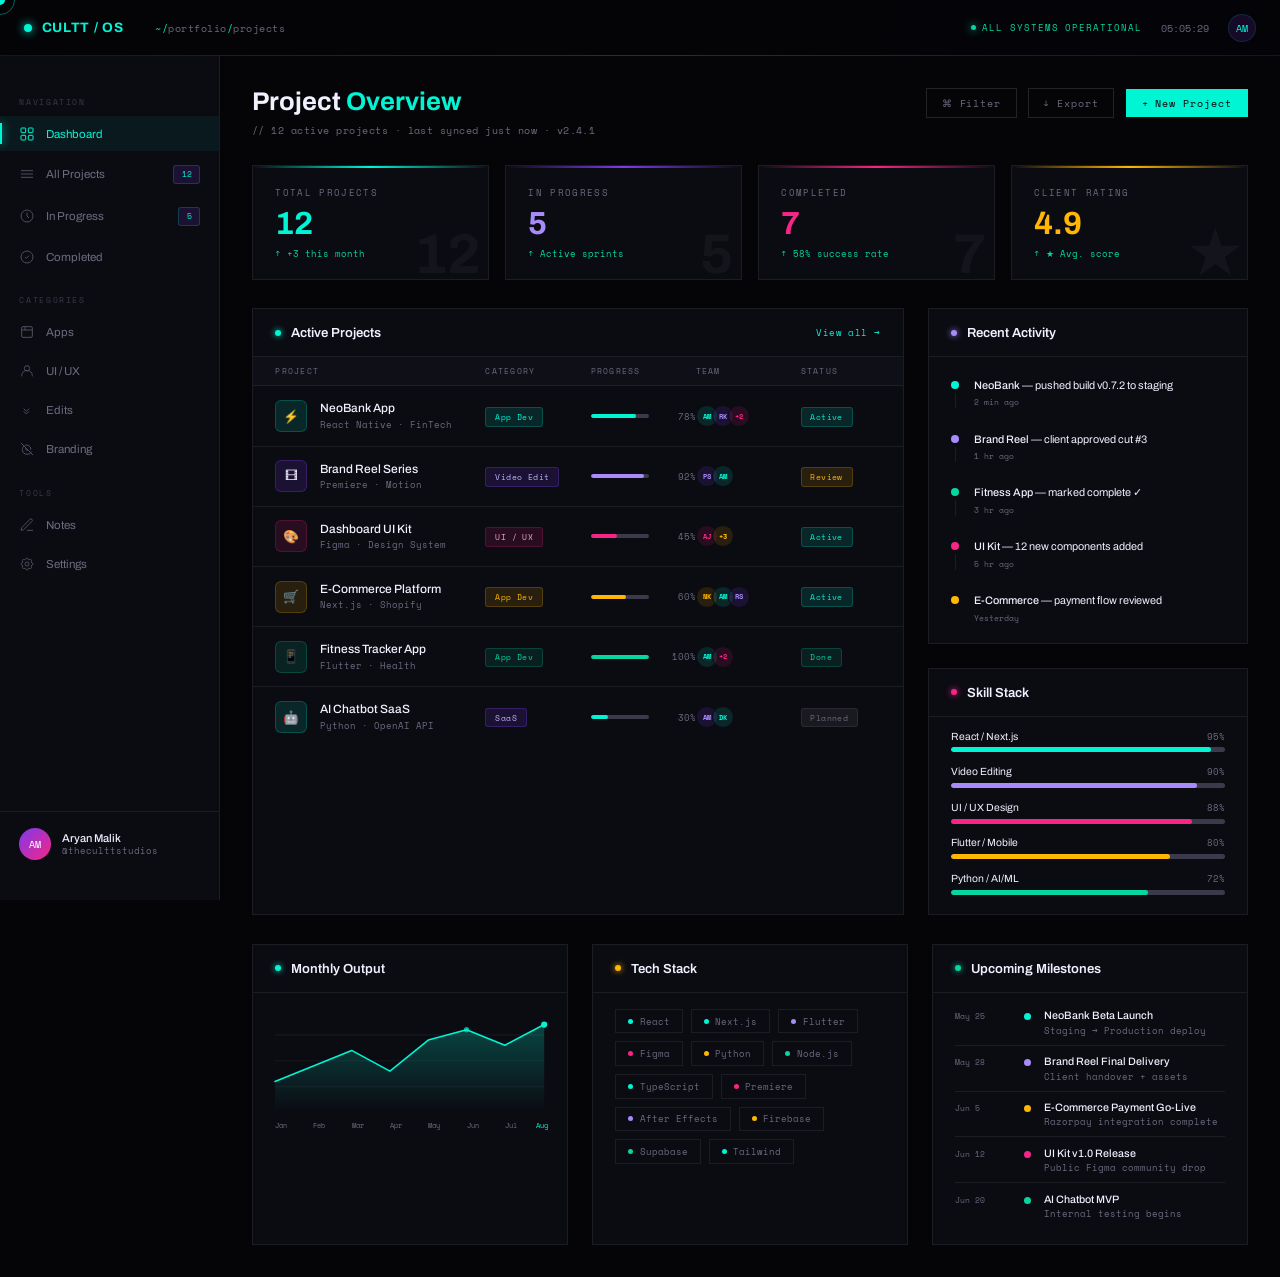
<file: project-dashboard.html>
<!DOCTYPE html>
<html lang="en">
<head>
<meta charset="UTF-8">
<meta name="viewport" content="width=device-width, initial-scale=1.0">
<title>Portfolio OS — The Cultt Studio</title>
<link href="https://fonts.googleapis.com/css2?family=Space+Mono:ital,wght@0,400;0,700;1,400&family=Clash+Display:wght@400;500;600;700&family=Archivo:wght@300;400;500&display=swap" rel="stylesheet">
<style>
*,*::before,*::after{margin:0;padding:0;box-sizing:border-box;}
:root{
  --bg:#050508;
  --panel:#0b0b12;
  --panel2:#0f0f18;
  --glass:rgba(255,255,255,0.03);
  --glass2:rgba(255,255,255,0.06);
  --border:rgba(255,255,255,0.07);
  --border2:rgba(255,255,255,0.12);
  --cyan:#00f5d4;
  --cyan2:rgba(0,245,212,0.12);
  --cyan3:rgba(0,245,212,0.06);
  --violet:#7c3aed;
  --violet2:rgba(124,58,237,0.15);
  --pink:#f72585;
  --pink2:rgba(247,37,133,0.12);
  --amber:#ffb703;
  --amber2:rgba(255,183,3,0.12);
  --green:#06d6a0;
  --white:#f0f0ff;
  --muted:#6b6b80;
  --muted2:#3a3a4a;
  --mono:'Space Mono',monospace;
  --display:'Clash Display','Archivo',sans-serif;
  --body:'Archivo',sans-serif;
}

html{height:100%;}
body{
  background:var(--bg);
  color:var(--white);
  font-family:var(--body);
  min-height:100vh;
  overflow-x:hidden;
  cursor:none;
}

/* bg grid */
body::before{
  content:'';
  position:fixed;inset:0;
  background-image:
    linear-gradient(rgba(0,245,212,0.03) 1px,transparent 1px),
    linear-gradient(90deg,rgba(0,245,212,0.03) 1px,transparent 1px);
  background-size:40px 40px;
  pointer-events:none;z-index:0;
}
body::after{
  content:'';
  position:fixed;
  width:600px;height:600px;
  background:radial-gradient(circle,rgba(124,58,237,0.08) 0%,transparent 70%);
  top:-100px;right:-100px;
  pointer-events:none;z-index:0;
}

/* ─── CURSOR ─── */
#cur{position:fixed;width:10px;height:10px;background:var(--cyan);border-radius:50%;pointer-events:none;z-index:9999;transform:translate(-50%,-50%);transition:width .2s,height .2s;}
#cur-trail{position:fixed;width:30px;height:30px;border:1px solid rgba(0,245,212,.4);border-radius:50%;pointer-events:none;z-index:9998;transform:translate(-50%,-50%);transition:left .1s ease,top .1s ease,width .3s,height .3s;}
.cursor-big #cur{width:5px;height:5px;}
.cursor-big #cur-trail{width:48px;height:48px;border-color:rgba(0,245,212,.7);}

/* ─── LAYOUT ─── */
.os-wrap{display:grid;grid-template-columns:220px 1fr;grid-template-rows:56px 1fr;min-height:100vh;position:relative;z-index:1;}

/* ─── TOPBAR ─── */
.topbar{
  grid-column:1/-1;
  background:rgba(5,5,8,.9);
  border-bottom:1px solid var(--border);
  backdrop-filter:blur(20px);
  display:flex;align-items:center;
  padding:0 1.5rem;
  gap:1.5rem;
  position:sticky;top:0;z-index:50;
}
.tb-logo{font-family:var(--display);font-size:.85rem;font-weight:700;letter-spacing:.05em;color:var(--cyan);display:flex;align-items:center;gap:.6rem;white-space:nowrap;}
.tb-logo-dot{width:8px;height:8px;border-radius:50%;background:var(--cyan);box-shadow:0 0 10px var(--cyan);animation:blink 2s ease-in-out infinite;}
@keyframes blink{0%,100%{opacity:1;}50%{opacity:.3;}}
.tb-path{font-family:var(--mono);font-size:.6rem;color:var(--muted);letter-spacing:.05em;margin-left:.5rem;}
.tb-path span{color:var(--cyan);}
.tb-right{margin-left:auto;display:flex;align-items:center;gap:1.2rem;}
.tb-status{font-family:var(--mono);font-size:.58rem;letter-spacing:.1em;color:var(--green);display:flex;align-items:center;gap:.4rem;}
.tb-status::before{content:'';width:5px;height:5px;border-radius:50%;background:var(--green);box-shadow:0 0 8px var(--green);}
.tb-time{font-family:var(--mono);font-size:.6rem;color:var(--muted);}
.tb-avatar{width:28px;height:28px;border-radius:50%;border:1px solid var(--cyan2);background:var(--violet2);display:flex;align-items:center;justify-content:center;font-family:var(--mono);font-size:.6rem;color:var(--cyan);}

/* ─── SIDEBAR ─── */
.sidebar{
  background:var(--panel);
  border-right:1px solid var(--border);
  padding:1.5rem 0;
  display:flex;flex-direction:column;
  gap:.25rem;
  position:sticky;top:56px;height:calc(100vh - 56px);
  overflow-y:auto;
}
.sidebar::-webkit-scrollbar{width:0;}
.sb-section{padding:.5rem 1.2rem .25rem;font-family:var(--mono);font-size:.52rem;letter-spacing:.2em;text-transform:uppercase;color:var(--muted2);margin-top:.5rem;}
.sb-item{display:flex;align-items:center;gap:.7rem;padding:.6rem 1.2rem;font-size:.72rem;color:var(--muted);text-decoration:none;transition:all .2s;position:relative;cursor:none;}
.sb-item:hover{color:var(--white);background:var(--glass2);}
.sb-item.active{color:var(--cyan);background:var(--cyan3);}
.sb-item.active::before{content:'';position:absolute;left:0;top:20%;bottom:20%;width:2px;background:var(--cyan);box-shadow:0 0 8px var(--cyan);}
.sb-icon{width:16px;height:16px;opacity:.7;flex-shrink:0;}
.sb-item.active .sb-icon{opacity:1;}
.sb-badge{margin-left:auto;font-family:var(--mono);font-size:.5rem;background:var(--violet2);color:var(--cyan);padding:.15rem .45rem;border-radius:3px;border:1px solid rgba(0,245,212,.2);}
.sb-footer{margin-top:auto;padding:1rem 1.2rem;border-top:1px solid var(--border);}
.sb-user{display:flex;align-items:center;gap:.7rem;}
.sb-user-av{width:32px;height:32px;border-radius:50%;background:linear-gradient(135deg,var(--violet),var(--pink));display:flex;align-items:center;justify-content:center;font-family:var(--mono);font-size:.6rem;color:#fff;flex-shrink:0;}
.sb-user-name{font-size:.7rem;font-weight:500;color:var(--white);}
.sb-user-role{font-family:var(--mono);font-size:.55rem;color:var(--muted);}

/* ─── MAIN ─── */
.main{padding:2rem;overflow-y:auto;display:flex;flex-direction:column;gap:1.8rem;background:var(--bg);}

/* ─── HEADER ROW ─── */
.page-header{display:flex;align-items:flex-start;justify-content:space-between;gap:1rem;}
.page-title{font-family:var(--display);font-size:1.6rem;font-weight:700;color:var(--white);line-height:1.1;}
.page-title span{color:var(--cyan);}
.page-sub{font-family:var(--mono);font-size:.6rem;color:var(--muted);margin-top:.4rem;letter-spacing:.05em;}
.header-actions{display:flex;gap:.7rem;align-items:center;flex-shrink:0;}
.btn-new{font-family:var(--mono);font-size:.6rem;letter-spacing:.1em;background:var(--cyan);color:var(--bg);padding:.45rem 1rem;border:none;cursor:none;transition:all .2s;display:flex;align-items:center;gap:.4rem;}
.btn-new:hover{background:#00ddbf;}
.btn-filter{font-family:var(--mono);font-size:.6rem;letter-spacing:.1em;background:transparent;color:var(--muted);border:1px solid var(--border2);padding:.45rem .9rem;cursor:none;transition:all .2s;}
.btn-filter:hover{color:var(--white);border-color:rgba(255,255,255,.2);}

/* ─── KPI STRIP ─── */
.kpi-strip{display:grid;grid-template-columns:repeat(4,1fr);gap:1rem;}
.kpi-card{
  background:var(--panel);
  border:1px solid var(--border);
  padding:1.2rem 1.4rem;
  position:relative;
  overflow:hidden;
  transition:border-color .3s,transform .3s;
}
.kpi-card:hover{border-color:var(--border2);transform:translateY(-2px);}
.kpi-card::before{content:'';position:absolute;top:0;left:0;right:0;height:2px;}
.kpi-card.c-cyan::before{background:linear-gradient(90deg,transparent,var(--cyan),transparent);}
.kpi-card.c-violet::before{background:linear-gradient(90deg,transparent,var(--violet),transparent);}
.kpi-card.c-pink::before{background:linear-gradient(90deg,transparent,var(--pink),transparent);}
.kpi-card.c-amber::before{background:linear-gradient(90deg,transparent,var(--amber),transparent);}
.kpi-label{font-family:var(--mono);font-size:.55rem;letter-spacing:.15em;text-transform:uppercase;color:var(--muted);margin-bottom:.6rem;}
.kpi-val{font-family:var(--display);font-size:2rem;font-weight:700;line-height:1;color:var(--white);}
.kpi-card.c-cyan .kpi-val{color:var(--cyan);}
.kpi-card.c-violet .kpi-val{color:#a78bfa;}
.kpi-card.c-pink .kpi-val{color:var(--pink);}
.kpi-card.c-amber .kpi-val{color:var(--amber);}
.kpi-delta{font-family:var(--mono);font-size:.58rem;color:var(--green);margin-top:.4rem;display:flex;align-items:center;gap:.3rem;}
.kpi-delta.neg{color:var(--pink);}
.kpi-bg-num{position:absolute;right:.5rem;bottom:-.3rem;font-family:var(--display);font-size:3.5rem;font-weight:700;opacity:.04;line-height:1;pointer-events:none;}

/* ─── TWO COL ─── */
.two-col{display:grid;grid-template-columns:1fr 320px;gap:1.5rem;}

/* ─── PROJECTS TABLE ─── */
.panel{background:var(--panel);border:1px solid var(--border);overflow:hidden;}
.panel-head{display:flex;align-items:center;justify-content:space-between;padding:1rem 1.4rem;border-bottom:1px solid var(--border);}
.panel-title{font-family:var(--display);font-size:.82rem;font-weight:600;color:var(--white);display:flex;align-items:center;gap:.6rem;}
.panel-title .dot{width:6px;height:6px;border-radius:50%;flex-shrink:0;}
.dot-cyan{background:var(--cyan);box-shadow:0 0 6px var(--cyan);}
.dot-violet{background:#a78bfa;box-shadow:0 0 6px #a78bfa;}
.dot-pink{background:var(--pink);box-shadow:0 0 6px var(--pink);}
.dot-amber{background:var(--amber);box-shadow:0 0 6px var(--amber);}
.dot-green{background:var(--green);box-shadow:0 0 6px var(--green);}
.panel-action{font-family:var(--mono);font-size:.55rem;color:var(--cyan);letter-spacing:.05em;cursor:none;background:none;border:none;}

/* project rows */
.proj-row{display:grid;grid-template-columns:2fr 1fr 1fr 1fr 80px;align-items:center;padding:.85rem 1.4rem;border-bottom:1px solid var(--border);transition:background .2s;cursor:none;}
.proj-row:last-child{border-bottom:none;}
.proj-row:hover{background:var(--glass);}
.proj-row.header{padding:.5rem 1.4rem;background:var(--panel2);}
.proj-row.header .col{font-family:var(--mono);font-size:.52rem;letter-spacing:.15em;text-transform:uppercase;color:var(--muted);}
.col{}
.proj-name-wrap{display:flex;align-items:center;gap:.8rem;}
.proj-icon{width:32px;height:32px;border-radius:6px;display:flex;align-items:center;justify-content:center;font-size:.8rem;flex-shrink:0;}
.pi-cyan{background:var(--cyan2);border:1px solid rgba(0,245,212,.2);}
.pi-violet{background:var(--violet2);border:1px solid rgba(124,58,237,.3);}
.pi-pink{background:var(--pink2);border:1px solid rgba(247,37,133,.2);}
.pi-amber{background:var(--amber2);border:1px solid rgba(255,183,3,.2);}
.pi-green{background:rgba(6,214,160,.12);border:1px solid rgba(6,214,160,.2);}
.proj-name{font-size:.75rem;font-weight:500;color:var(--white);}
.proj-type{font-family:var(--mono);font-size:.55rem;color:var(--muted);margin-top:.15rem;}
.tag{display:inline-flex;align-items:center;font-family:var(--mono);font-size:.52rem;letter-spacing:.05em;padding:.18rem .55rem;border-radius:3px;white-space:nowrap;}
.tag-cyan{background:var(--cyan2);color:var(--cyan);border:1px solid rgba(0,245,212,.2);}
.tag-violet{background:var(--violet2);color:#c4b5fd;border:1px solid rgba(124,58,237,.3);}
.tag-pink{background:var(--pink2);color:#f9a8d4;border:1px solid rgba(247,37,133,.2);}
.tag-amber{background:var(--amber2);color:var(--amber);border:1px solid rgba(255,183,3,.2);}
.tag-green{background:rgba(6,214,160,.1);color:var(--green);border:1px solid rgba(6,214,160,.2);}
.tag-gray{background:rgba(255,255,255,.06);color:var(--muted);border:1px solid var(--border);}

/* progress bar */
.prog-wrap{display:flex;align-items:center;gap:.7rem;}
.prog-bar{flex:1;height:4px;background:var(--muted2);border-radius:2px;overflow:hidden;}
.prog-fill{height:100%;border-radius:2px;transition:width 1s ease;}
.prog-cyan{background:var(--cyan);}
.prog-violet{background:#a78bfa;}
.prog-pink{background:var(--pink);}
.prog-amber{background:var(--amber);}
.prog-green{background:var(--green);}
.prog-pct{font-family:var(--mono);font-size:.55rem;color:var(--muted);min-width:2.2rem;text-align:right;}

/* avatar stack */
.av-stack{display:flex;}
.av{width:22px;height:22px;border-radius:50%;border:1.5px solid var(--panel);margin-left:-6px;display:flex;align-items:center;justify-content:center;font-family:var(--mono);font-size:.45rem;font-weight:700;}
.av:first-child{margin-left:0;}
.av-c{background:var(--cyan2);color:var(--cyan);}
.av-v{background:var(--violet2);color:#a78bfa;}
.av-p{background:var(--pink2);color:var(--pink);}
.av-a{background:var(--amber2);color:var(--amber);}

/* ─── RIGHT COLUMN ─── */
.right-col{display:flex;flex-direction:column;gap:1.5rem;}

/* activity feed */
.activity-list{padding:.5rem 0;}
.activity-item{display:flex;gap:.9rem;padding:.7rem 1.4rem;transition:background .2s;}
.activity-item:hover{background:var(--glass);}
.act-line{display:flex;flex-direction:column;align-items:center;gap:0;}
.act-dot{width:8px;height:8px;border-radius:50%;flex-shrink:0;margin-top:4px;}
.act-connector{flex:1;width:1px;background:var(--border);margin-top:4px;}
.act-body{flex:1;min-width:0;}
.act-text{font-size:.68rem;line-height:1.5;color:var(--white);}
.act-text strong{font-weight:500;}
.act-time{font-family:var(--mono);font-size:.52rem;color:var(--muted);margin-top:.2rem;}

/* skills radar — simple bar chart */
.skills-bars{padding:.8rem 1.4rem 1.2rem;display:flex;flex-direction:column;gap:.8rem;}
.skill-row{display:flex;flex-direction:column;gap:.3rem;}
.skill-meta{display:flex;justify-content:space-between;align-items:baseline;}
.skill-name{font-size:.65rem;color:var(--white);}
.skill-pct{font-family:var(--mono);font-size:.55rem;color:var(--muted);}
.skill-track{height:5px;background:var(--muted2);border-radius:3px;overflow:hidden;}
.skill-fill{height:100%;border-radius:3px;animation:fillBar .8s ease both;}
@keyframes fillBar{from{width:0;}}

/* ─── BOTTOM ROW ─── */
.bottom-row{display:grid;grid-template-columns:1fr 1fr 1fr;gap:1.5rem;}

/* mini chart */
.chart-area{padding:1rem 1.4rem 1.2rem;}
.chart-svg-wrap{width:100%;overflow:hidden;}

/* tech stack pills */
.stack-grid{display:flex;flex-wrap:wrap;gap:.5rem;padding:1rem 1.4rem;}
.stack-pill{display:flex;align-items:center;gap:.4rem;font-family:var(--mono);font-size:.58rem;padding:.3rem .75rem;border:1px solid var(--border);color:var(--muted);transition:all .25s;}
.stack-pill:hover{border-color:var(--cyan2);color:var(--cyan);background:var(--cyan3);}
.stack-pill .sp-dot{width:5px;height:5px;border-radius:50%;flex-shrink:0;}

/* timeline */
.timeline{padding:.6rem 1.4rem 1rem;display:flex;flex-direction:column;gap:.15rem;}
.tl-item{display:flex;align-items:flex-start;gap:.8rem;padding:.5rem 0;border-bottom:1px solid var(--border);}
.tl-item:last-child{border-bottom:none;}
.tl-date{font-family:var(--mono);font-size:.52rem;color:var(--muted);min-width:3.5rem;}
.tl-bar{display:flex;flex-direction:column;align-items:center;gap:0;margin-top:3px;}
.tl-dot{width:7px;height:7px;border-radius:50%;flex-shrink:0;}
.tl-content{flex:1;min-width:0;}
.tl-title{font-size:.67rem;font-weight:500;color:var(--white);}
.tl-sub{font-family:var(--mono);font-size:.55rem;color:var(--muted);margin-top:.15rem;}

/* ─── ANIMATIONS ─── */
@keyframes slideUp{from{opacity:0;transform:translateY(24px);}to{opacity:1;transform:translateY(0);}}
@keyframes slideLeft{from{opacity:0;transform:translateX(20px);}to{opacity:1;transform:translateX(0);}}
.anim-1{animation:slideUp .5s .1s ease both;}
.anim-2{animation:slideUp .5s .2s ease both;}
.anim-3{animation:slideUp .5s .3s ease both;}
.anim-4{animation:slideUp .5s .4s ease both;}
.anim-5{animation:slideUp .5s .5s ease both;}
.anim-6{animation:slideUp .5s .6s ease both;}
.anim-r{animation:slideLeft .5s .4s ease both;}

/* scan line effect on topbar */
.topbar::after{
  content:'';
  position:absolute;
  left:0;right:0;height:1px;
  background:linear-gradient(90deg,transparent,rgba(0,245,212,.15),transparent);
  bottom:-1px;
  animation:scanH 4s linear infinite;
}
@keyframes scanH{
  from{transform:translateX(-100%);}
  to{transform:translateX(100%);}
}

/* glowing ring on kpi hover */
.kpi-card.c-cyan:hover{border-color:rgba(0,245,212,.3);box-shadow:0 0 20px rgba(0,245,212,.05);}
.kpi-card.c-violet:hover{border-color:rgba(124,58,237,.3);box-shadow:0 0 20px rgba(124,58,237,.05);}
.kpi-card.c-pink:hover{border-color:rgba(247,37,133,.3);box-shadow:0 0 20px rgba(247,37,133,.05);}
.kpi-card.c-amber:hover{border-color:rgba(255,183,3,.3);box-shadow:0 0 20px rgba(255,183,3,.05);}
</style>
</head>
<body>

<div id="cur"></div>
<div id="cur-trail"></div>

<div class="os-wrap">

  <!-- TOPBAR -->
  <header class="topbar">
    <div class="tb-logo">
      <div class="tb-logo-dot"></div>
      CULTT / OS
    </div>
    <div class="tb-path">
      <span>~/</span>portfolio<span>/</span>projects
    </div>
    <div class="tb-right">
      <div class="tb-status">ALL SYSTEMS OPERATIONAL</div>
      <div class="tb-time" id="clock">--:--:--</div>
      <div class="tb-avatar">AM</div>
    </div>
  </header>

  <!-- SIDEBAR -->
  <aside class="sidebar">
    <div class="sb-section">Navigation</div>
    <a class="sb-item active" href="#">
      <svg class="sb-icon" viewBox="0 0 24 24" fill="none" stroke="currentColor" stroke-width="1.5"><rect x="3" y="3" width="7" height="7" rx="1"/><rect x="14" y="3" width="7" height="7" rx="1"/><rect x="3" y="14" width="7" height="7" rx="1"/><rect x="14" y="14" width="7" height="7" rx="1"/></svg>
      Dashboard
    </a>
    <a class="sb-item" href="#">
      <svg class="sb-icon" viewBox="0 0 24 24" fill="none" stroke="currentColor" stroke-width="1.5"><path d="M3 7h18M3 12h18M3 17h18"/></svg>
      All Projects
      <span class="sb-badge">12</span>
    </a>
    <a class="sb-item" href="#">
      <svg class="sb-icon" viewBox="0 0 24 24" fill="none" stroke="currentColor" stroke-width="1.5"><circle cx="12" cy="12" r="9"/><path d="M12 7v5l3 3"/></svg>
      In Progress
      <span class="sb-badge">5</span>
    </a>
    <a class="sb-item" href="#">
      <svg class="sb-icon" viewBox="0 0 24 24" fill="none" stroke="currentColor" stroke-width="1.5"><path d="M9 12l2 2 4-4"/><path d="M21 12a9 9 0 11-18 0 9 9 0 0118 0z"/></svg>
      Completed
    </a>

    <div class="sb-section">Categories</div>
    <a class="sb-item" href="#">
      <svg class="sb-icon" viewBox="0 0 24 24" fill="none" stroke="currentColor" stroke-width="1.5"><rect x="4" y="4" width="16" height="16" rx="2"/><path d="M4 9h16"/><path d="M9 4v5"/></svg>
      Apps
    </a>
    <a class="sb-item" href="#">
      <svg class="sb-icon" viewBox="0 0 24 24" fill="none" stroke="currentColor" stroke-width="1.5"><circle cx="12" cy="8" r="4"/><path d="M4 20v-1a8 8 0 0116 0v1"/></svg>
      UI / UX
    </a>
    <a class="sb-item" href="#">
      <svg class="sb-icon" viewBox="0 0 24 24" fill="none" stroke="currentColor" stroke-width="1.5"><path d="M15 10l-4 4-4-4m8 4l-4 4-4-4"/></svg>
      Edits
    </a>
    <a class="sb-item" href="#">
      <svg class="sb-icon" viewBox="0 0 24 24" fill="none" stroke="currentColor" stroke-width="1.5"><path d="M3 3l18 18M10.5 10.677a2 2 0 002.823 2.823"/><path d="M7.362 7.56C5.88 8.885 5 10.835 5 13c0 4 3 7 7 7a9 9 0 006.938-3.362"/><path d="M17.625 13.217A7 7 0 0012 6c-1.296 0-2.5.36-3.5.98"/></svg>
      Branding
    </a>

    <div class="sb-section">Tools</div>
    <a class="sb-item" href="#">
      <svg class="sb-icon" viewBox="0 0 24 24" fill="none" stroke="currentColor" stroke-width="1.5"><path d="M12 20h9M16.5 3.5a2.121 2.121 0 013 3L7 19l-4 1 1-4L16.5 3.5z"/></svg>
      Notes
    </a>
    <a class="sb-item" href="#">
      <svg class="sb-icon" viewBox="0 0 24 24" fill="none" stroke="currentColor" stroke-width="1.5"><path d="M10.325 4.317c.426-1.756 2.924-1.756 3.35 0a1.724 1.724 0 002.573 1.066c1.543-.94 3.31.826 2.37 2.37a1.724 1.724 0 001.065 2.572c1.756.426 1.756 2.924 0 3.35a1.724 1.724 0 00-1.066 2.573c.94 1.543-.826 3.31-2.37 2.37a1.724 1.724 0 00-2.572 1.065c-.426 1.756-2.924 1.756-3.35 0a1.724 1.724 0 00-2.573-1.066c-1.543.94-3.31-.826-2.37-2.37a1.724 1.724 0 00-1.065-2.572c-1.756-.426-1.756-2.924 0-3.35a1.724 1.724 0 001.066-2.573c-.94-1.543.826-3.31 2.37-2.37.996.608 2.296.07 2.572-1.065z"/><circle cx="12" cy="12" r="3"/></svg>
      Settings
    </a>

    <div class="sb-footer">
      <div class="sb-user">
        <div class="sb-user-av">AM</div>
        <div>
          <div class="sb-user-name">Aryan Malik</div>
          <div class="sb-user-role">@theculttstudios</div>
        </div>
      </div>
    </div>
  </aside>

  <!-- MAIN CONTENT -->
  <main class="main">

    <!-- PAGE HEADER -->
    <div class="page-header anim-1">
      <div>
        <div class="page-title">Project <span>Overview</span></div>
        <div class="page-sub">// 12 active projects · last synced just now · v2.4.1</div>
      </div>
      <div class="header-actions">
        <button class="btn-filter">⌘ Filter</button>
        <button class="btn-filter">↓ Export</button>
        <button class="btn-new">+ New Project</button>
      </div>
    </div>

    <!-- KPI STRIP -->
    <div class="kpi-strip anim-2">
      <div class="kpi-card c-cyan">
        <div class="kpi-label">Total Projects</div>
        <div class="kpi-val">12</div>
        <div class="kpi-delta">↑ +3 this month</div>
        <div class="kpi-bg-num">12</div>
      </div>
      <div class="kpi-card c-violet">
        <div class="kpi-label">In Progress</div>
        <div class="kpi-val">5</div>
        <div class="kpi-delta">↑ Active sprints</div>
        <div class="kpi-bg-num">5</div>
      </div>
      <div class="kpi-card c-pink">
        <div class="kpi-label">Completed</div>
        <div class="kpi-val">7</div>
        <div class="kpi-delta">↑ 58% success rate</div>
        <div class="kpi-bg-num">7</div>
      </div>
      <div class="kpi-card c-amber">
        <div class="kpi-label">Client Rating</div>
        <div class="kpi-val">4.9</div>
        <div class="kpi-delta">↑ ★ Avg. score</div>
        <div class="kpi-bg-num">★</div>
      </div>
    </div>

    <!-- PROJECTS TABLE + RIGHT COL -->
    <div class="two-col">

      <!-- PROJECTS TABLE -->
      <div class="panel anim-3">
        <div class="panel-head">
          <div class="panel-title"><span class="dot dot-cyan"></span> Active Projects</div>
          <button class="panel-action">View all →</button>
        </div>
        <div class="proj-row header">
          <div class="col">Project</div>
          <div class="col">Category</div>
          <div class="col">Progress</div>
          <div class="col">Team</div>
          <div class="col">Status</div>
        </div>

        <div class="proj-row">
          <div class="col">
            <div class="proj-name-wrap">
              <div class="proj-icon pi-cyan">⚡</div>
              <div>
                <div class="proj-name">NeoBank App</div>
                <div class="proj-type">React Native · FinTech</div>
              </div>
            </div>
          </div>
          <div class="col"><span class="tag tag-cyan">App Dev</span></div>
          <div class="col">
            <div class="prog-wrap">
              <div class="prog-bar"><div class="prog-fill prog-cyan" style="width:78%"></div></div>
              <span class="prog-pct">78%</span>
            </div>
          </div>
          <div class="col">
            <div class="av-stack">
              <div class="av av-c">AM</div><div class="av av-v">RK</div><div class="av av-p">+2</div>
            </div>
          </div>
          <div class="col"><span class="tag tag-cyan">Active</span></div>
        </div>

        <div class="proj-row">
          <div class="col">
            <div class="proj-name-wrap">
              <div class="proj-icon pi-violet">🎞</div>
              <div>
                <div class="proj-name">Brand Reel Series</div>
                <div class="proj-type">Premiere · Motion</div>
              </div>
            </div>
          </div>
          <div class="col"><span class="tag tag-violet">Video Edit</span></div>
          <div class="col">
            <div class="prog-wrap">
              <div class="prog-bar"><div class="prog-fill prog-violet" style="width:92%"></div></div>
              <span class="prog-pct">92%</span>
            </div>
          </div>
          <div class="col">
            <div class="av-stack">
              <div class="av av-v">PS</div><div class="av av-c">AM</div>
            </div>
          </div>
          <div class="col"><span class="tag tag-amber">Review</span></div>
        </div>

        <div class="proj-row">
          <div class="col">
            <div class="proj-name-wrap">
              <div class="proj-icon pi-pink">🎨</div>
              <div>
                <div class="proj-name">Dashboard UI Kit</div>
                <div class="proj-type">Figma · Design System</div>
              </div>
            </div>
          </div>
          <div class="col"><span class="tag tag-pink">UI / UX</span></div>
          <div class="col">
            <div class="prog-wrap">
              <div class="prog-bar"><div class="prog-fill prog-pink" style="width:45%"></div></div>
              <span class="prog-pct">45%</span>
            </div>
          </div>
          <div class="col">
            <div class="av-stack">
              <div class="av av-p">AJ</div><div class="av av-a">+3</div>
            </div>
          </div>
          <div class="col"><span class="tag tag-cyan">Active</span></div>
        </div>

        <div class="proj-row">
          <div class="col">
            <div class="proj-name-wrap">
              <div class="proj-icon pi-amber">🛒</div>
              <div>
                <div class="proj-name">E-Commerce Platform</div>
                <div class="proj-type">Next.js · Shopify</div>
              </div>
            </div>
          </div>
          <div class="col"><span class="tag tag-amber">App Dev</span></div>
          <div class="col">
            <div class="prog-wrap">
              <div class="prog-bar"><div class="prog-fill prog-amber" style="width:60%"></div></div>
              <span class="prog-pct">60%</span>
            </div>
          </div>
          <div class="col">
            <div class="av-stack">
              <div class="av av-a">NK</div><div class="av av-c">AM</div><div class="av av-v">RS</div>
            </div>
          </div>
          <div class="col"><span class="tag tag-cyan">Active</span></div>
        </div>

        <div class="proj-row">
          <div class="col">
            <div class="proj-name-wrap">
              <div class="proj-icon pi-green">📱</div>
              <div>
                <div class="proj-name">Fitness Tracker App</div>
                <div class="proj-type">Flutter · Health</div>
              </div>
            </div>
          </div>
          <div class="col"><span class="tag tag-green">App Dev</span></div>
          <div class="col">
            <div class="prog-wrap">
              <div class="prog-bar"><div class="prog-fill prog-green" style="width:100%"></div></div>
              <span class="prog-pct">100%</span>
            </div>
          </div>
          <div class="col">
            <div class="av-stack">
              <div class="av av-c">AM</div><div class="av av-p">+2</div>
            </div>
          </div>
          <div class="col"><span class="tag tag-green">Done</span></div>
        </div>

        <div class="proj-row">
          <div class="col">
            <div class="proj-name-wrap">
              <div class="proj-icon pi-cyan">🤖</div>
              <div>
                <div class="proj-name">AI Chatbot SaaS</div>
                <div class="proj-type">Python · OpenAI API</div>
              </div>
            </div>
          </div>
          <div class="col"><span class="tag tag-violet">SaaS</span></div>
          <div class="col">
            <div class="prog-wrap">
              <div class="prog-bar"><div class="prog-fill prog-cyan" style="width:30%"></div></div>
              <span class="prog-pct">30%</span>
            </div>
          </div>
          <div class="col">
            <div class="av-stack">
              <div class="av av-v">AM</div><div class="av av-c">DK</div>
            </div>
          </div>
          <div class="col"><span class="tag tag-gray">Planned</span></div>
        </div>

      </div>

      <!-- RIGHT COLUMN -->
      <div class="right-col anim-r">

        <!-- ACTIVITY FEED -->
        <div class="panel">
          <div class="panel-head">
            <div class="panel-title"><span class="dot dot-violet"></span> Recent Activity</div>
          </div>
          <div class="activity-list">
            <div class="activity-item">
              <div class="act-line"><div class="act-dot" style="background:var(--cyan)"></div><div class="act-connector"></div></div>
              <div class="act-body">
                <div class="act-text"><strong>NeoBank</strong> — pushed build v0.7.2 to staging</div>
                <div class="act-time">2 min ago</div>
              </div>
            </div>
            <div class="activity-item">
              <div class="act-line"><div class="act-dot" style="background:#a78bfa"></div><div class="act-connector"></div></div>
              <div class="act-body">
                <div class="act-text"><strong>Brand Reel</strong> — client approved cut #3</div>
                <div class="act-time">1 hr ago</div>
              </div>
            </div>
            <div class="activity-item">
              <div class="act-line"><div class="act-dot" style="background:var(--green)"></div><div class="act-connector"></div></div>
              <div class="act-body">
                <div class="act-text"><strong>Fitness App</strong> — marked complete ✓</div>
                <div class="act-time">3 hr ago</div>
              </div>
            </div>
            <div class="activity-item">
              <div class="act-line"><div class="act-dot" style="background:var(--pink)"></div><div class="act-connector"></div></div>
              <div class="act-body">
                <div class="act-text"><strong>UI Kit</strong> — 12 new components added</div>
                <div class="act-time">5 hr ago</div>
              </div>
            </div>
            <div class="activity-item">
              <div class="act-line"><div class="act-dot" style="background:var(--amber)"></div></div>
              <div class="act-body">
                <div class="act-text"><strong>E-Commerce</strong> — payment flow reviewed</div>
                <div class="act-time">Yesterday</div>
              </div>
            </div>
          </div>
        </div>

        <!-- SKILLS -->
        <div class="panel">
          <div class="panel-head">
            <div class="panel-title"><span class="dot dot-pink"></span> Skill Stack</div>
          </div>
          <div class="skills-bars">
            <div class="skill-row">
              <div class="skill-meta"><span class="skill-name">React / Next.js</span><span class="skill-pct">95%</span></div>
              <div class="skill-track"><div class="skill-fill" style="width:95%;background:var(--cyan);animation-delay:.1s"></div></div>
            </div>
            <div class="skill-row">
              <div class="skill-meta"><span class="skill-name">Video Editing</span><span class="skill-pct">90%</span></div>
              <div class="skill-track"><div class="skill-fill" style="width:90%;background:#a78bfa;animation-delay:.2s"></div></div>
            </div>
            <div class="skill-row">
              <div class="skill-meta"><span class="skill-name">UI / UX Design</span><span class="skill-pct">88%</span></div>
              <div class="skill-track"><div class="skill-fill" style="width:88%;background:var(--pink);animation-delay:.3s"></div></div>
            </div>
            <div class="skill-row">
              <div class="skill-meta"><span class="skill-name">Flutter / Mobile</span><span class="skill-pct">80%</span></div>
              <div class="skill-track"><div class="skill-fill" style="width:80%;background:var(--amber);animation-delay:.4s"></div></div>
            </div>
            <div class="skill-row">
              <div class="skill-meta"><span class="skill-name">Python / AI/ML</span><span class="skill-pct">72%</span></div>
              <div class="skill-track"><div class="skill-fill" style="width:72%;background:var(--green);animation-delay:.5s"></div></div>
            </div>
          </div>
        </div>

      </div>
    </div>

    <!-- BOTTOM ROW -->
    <div class="bottom-row anim-5">

      <!-- MINI CHART -->
      <div class="panel">
        <div class="panel-head">
          <div class="panel-title"><span class="dot dot-cyan"></span> Monthly Output</div>
        </div>
        <div class="chart-area">
          <svg viewBox="0 0 260 100" xmlns="http://www.w3.org/2000/svg" width="100%" style="overflow:visible;">
            <defs>
              <linearGradient id="chartGrad" x1="0" y1="0" x2="0" y2="1">
                <stop offset="0%" stop-color="#00f5d4" stop-opacity="0.25"/>
                <stop offset="100%" stop-color="#00f5d4" stop-opacity="0"/>
              </linearGradient>
            </defs>
            <!-- Grid lines -->
            <line x1="0" y1="25" x2="260" y2="25" stroke="rgba(255,255,255,0.05)" stroke-width="1"/>
            <line x1="0" y1="50" x2="260" y2="50" stroke="rgba(255,255,255,0.05)" stroke-width="1"/>
            <line x1="0" y1="75" x2="260" y2="75" stroke="rgba(255,255,255,0.05)" stroke-width="1"/>
            <!-- Area fill -->
            <path d="M0,70 L37,55 L74,40 L111,60 L148,30 L185,20 L222,35 L260,15 L260,100 L0,100 Z" fill="url(#chartGrad)"/>
            <!-- Line -->
            <path d="M0,70 L37,55 L74,40 L111,60 L148,30 L185,20 L222,35 L260,15" fill="none" stroke="#00f5d4" stroke-width="1.5" stroke-linecap="round" stroke-linejoin="round"/>
            <!-- Dots -->
            <circle cx="260" cy="15" r="3" fill="#00f5d4"/>
            <circle cx="185" cy="20" r="2.5" fill="#00f5d4" opacity="0.7"/>
            <!-- Labels -->
            <text x="0" y="115" font-family="Space Mono,monospace" font-size="7" fill="#6b6b80">Jan</text>
            <text x="37" y="115" font-family="Space Mono,monospace" font-size="7" fill="#6b6b80">Feb</text>
            <text x="74" y="115" font-family="Space Mono,monospace" font-size="7" fill="#6b6b80">Mar</text>
            <text x="111" y="115" font-family="Space Mono,monospace" font-size="7" fill="#6b6b80">Apr</text>
            <text x="148" y="115" font-family="Space Mono,monospace" font-size="7" fill="#6b6b80">May</text>
            <text x="185" y="115" font-family="Space Mono,monospace" font-size="7" fill="#6b6b80">Jun</text>
            <text x="222" y="115" font-family="Space Mono,monospace" font-size="7" fill="#6b6b80">Jul</text>
            <text x="252" y="115" font-family="Space Mono,monospace" font-size="7" fill="#00f5d4">Aug</text>
          </svg>
        </div>
      </div>

      <!-- TECH STACK -->
      <div class="panel">
        <div class="panel-head">
          <div class="panel-title"><span class="dot dot-amber"></span> Tech Stack</div>
        </div>
        <div class="stack-grid">
          <div class="stack-pill"><span class="sp-dot" style="background:var(--cyan)"></span>React</div>
          <div class="stack-pill"><span class="sp-dot" style="background:var(--cyan)"></span>Next.js</div>
          <div class="stack-pill"><span class="sp-dot" style="background:#a78bfa"></span>Flutter</div>
          <div class="stack-pill"><span class="sp-dot" style="background:var(--pink)"></span>Figma</div>
          <div class="stack-pill"><span class="sp-dot" style="background:var(--amber)"></span>Python</div>
          <div class="stack-pill"><span class="sp-dot" style="background:var(--green)"></span>Node.js</div>
          <div class="stack-pill"><span class="sp-dot" style="background:var(--cyan)"></span>TypeScript</div>
          <div class="stack-pill"><span class="sp-dot" style="background:var(--pink)"></span>Premiere</div>
          <div class="stack-pill"><span class="sp-dot" style="background:#a78bfa"></span>After Effects</div>
          <div class="stack-pill"><span class="sp-dot" style="background:var(--amber)"></span>Firebase</div>
          <div class="stack-pill"><span class="sp-dot" style="background:var(--green)"></span>Supabase</div>
          <div class="stack-pill"><span class="sp-dot" style="background:var(--cyan)"></span>Tailwind</div>
        </div>
      </div>

      <!-- TIMELINE -->
      <div class="panel">
        <div class="panel-head">
          <div class="panel-title"><span class="dot dot-green"></span> Upcoming Milestones</div>
        </div>
        <div class="timeline">
          <div class="tl-item">
            <div class="tl-date">May 25</div>
            <div class="tl-bar"><div class="tl-dot" style="background:var(--cyan)"></div></div>
            <div class="tl-content">
              <div class="tl-title">NeoBank Beta Launch</div>
              <div class="tl-sub">Staging → Production deploy</div>
            </div>
          </div>
          <div class="tl-item">
            <div class="tl-date">May 28</div>
            <div class="tl-bar"><div class="tl-dot" style="background:#a78bfa"></div></div>
            <div class="tl-content">
              <div class="tl-title">Brand Reel Final Delivery</div>
              <div class="tl-sub">Client handover + assets</div>
            </div>
          </div>
          <div class="tl-item">
            <div class="tl-date">Jun 5</div>
            <div class="tl-bar"><div class="tl-dot" style="background:var(--amber)"></div></div>
            <div class="tl-content">
              <div class="tl-title">E-Commerce Payment Go-Live</div>
              <div class="tl-sub">Razorpay integration complete</div>
            </div>
          </div>
          <div class="tl-item">
            <div class="tl-date">Jun 12</div>
            <div class="tl-bar"><div class="tl-dot" style="background:var(--pink)"></div></div>
            <div class="tl-content">
              <div class="tl-title">UI Kit v1.0 Release</div>
              <div class="tl-sub">Public Figma community drop</div>
            </div>
          </div>
          <div class="tl-item">
            <div class="tl-date">Jun 20</div>
            <div class="tl-bar"><div class="tl-dot" style="background:var(--green)"></div></div>
            <div class="tl-content">
              <div class="tl-title">AI Chatbot MVP</div>
              <div class="tl-sub">Internal testing begins</div>
            </div>
          </div>
        </div>
      </div>

    </div>

  </main>
</div>

<script>
// Cursor
const cur=document.getElementById('cur');
const trail=document.getElementById('cur-trail');
let mx=0,my=0,tx=0,ty=0;
document.addEventListener('mousemove',e=>{
  mx=e.clientX;my=e.clientY;
  cur.style.left=mx+'px';cur.style.top=my+'px';
});
(function loop(){
  tx+=(mx-tx)*.15;ty+=(my-ty)*.15;
  trail.style.left=tx+'px';trail.style.top=ty+'px';
  requestAnimationFrame(loop);
})();
document.querySelectorAll('a,button,.proj-row,.kpi-card,.stack-pill,.tl-item').forEach(el=>{
  el.addEventListener('mouseenter',()=>document.body.classList.add('cursor-big'));
  el.addEventListener('mouseleave',()=>document.body.classList.remove('cursor-big'));
});

// Live clock
function tick(){
  const now=new Date();
  document.getElementById('clock').textContent=now.toLocaleTimeString('en-IN',{hour12:false});
}
tick();setInterval(tick,1000);

// Progress bars animate on load
window.addEventListener('load',()=>{
  document.querySelectorAll('.prog-fill').forEach(el=>{
    const w=el.style.width;el.style.width='0';
    setTimeout(()=>{el.style.transition='width 1s ease';el.style.width=w;},300);
  });
});
</script>
</body>
</html>
</file>
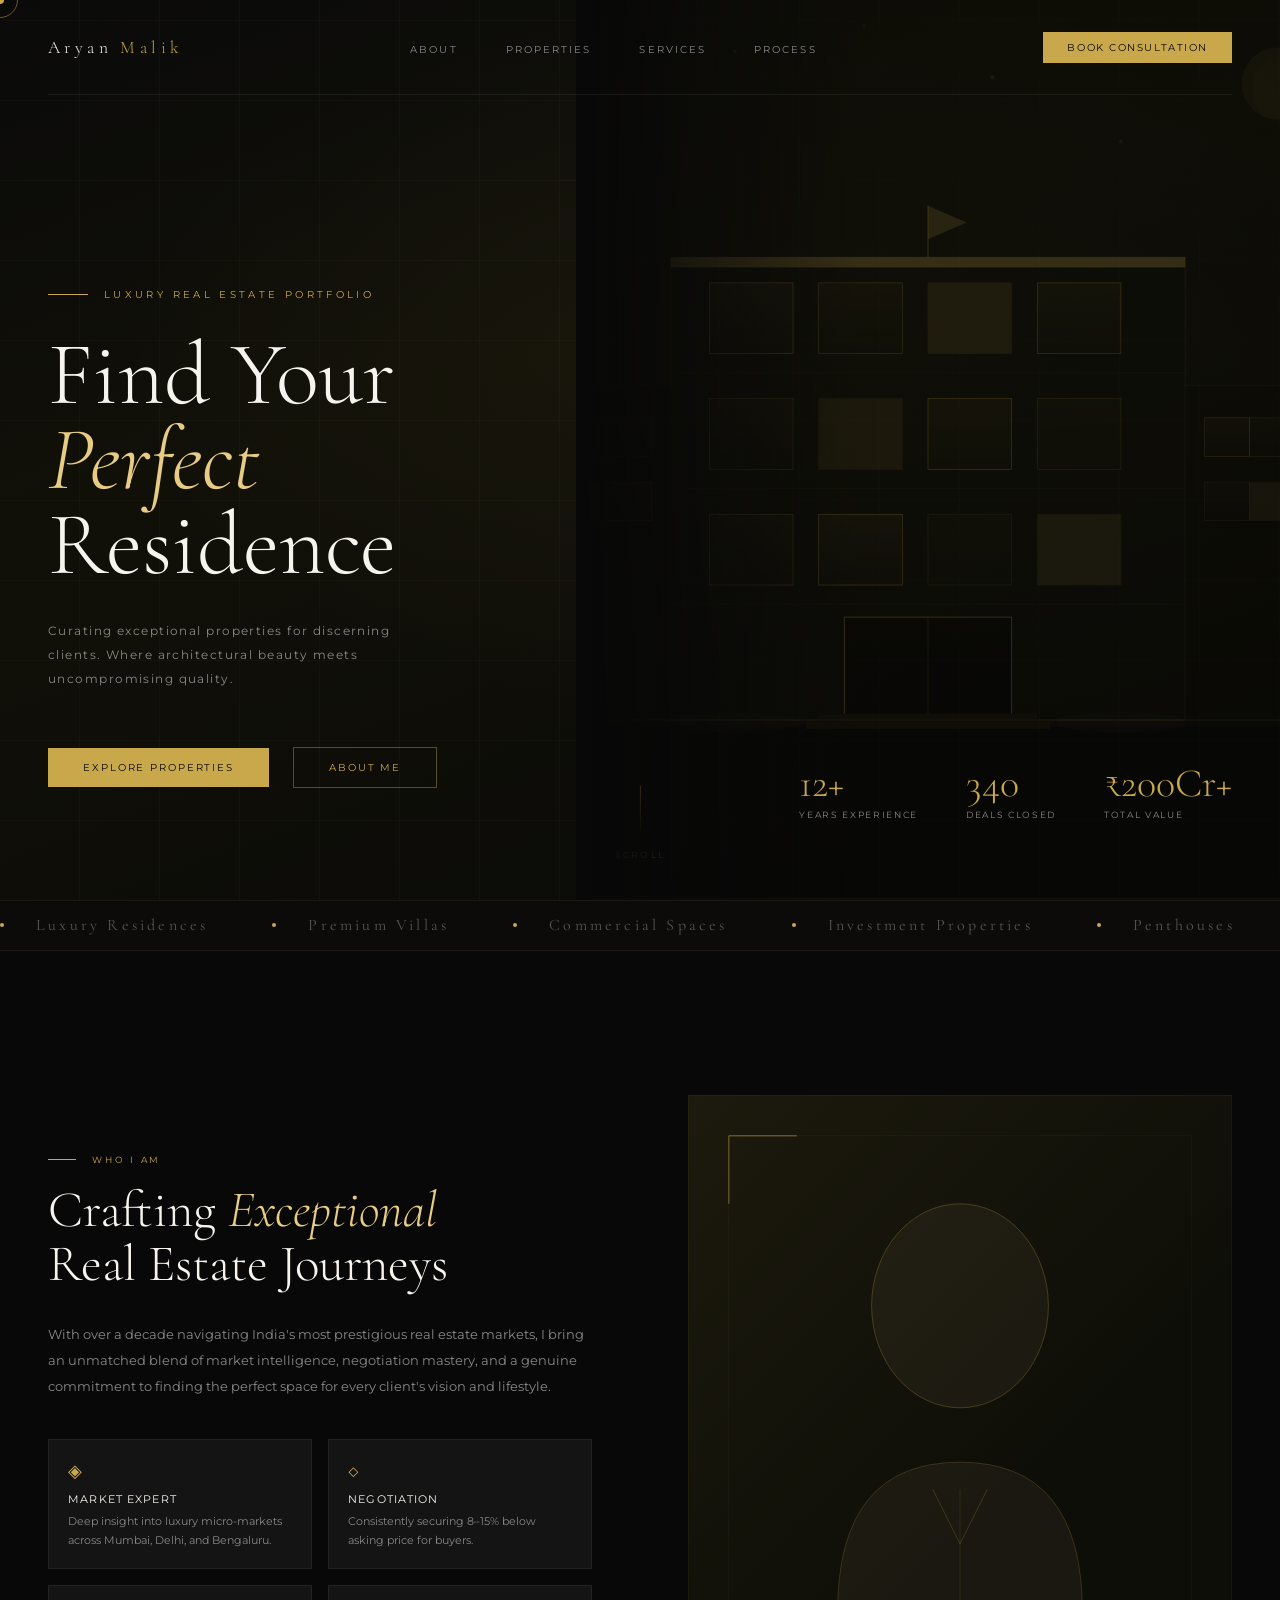
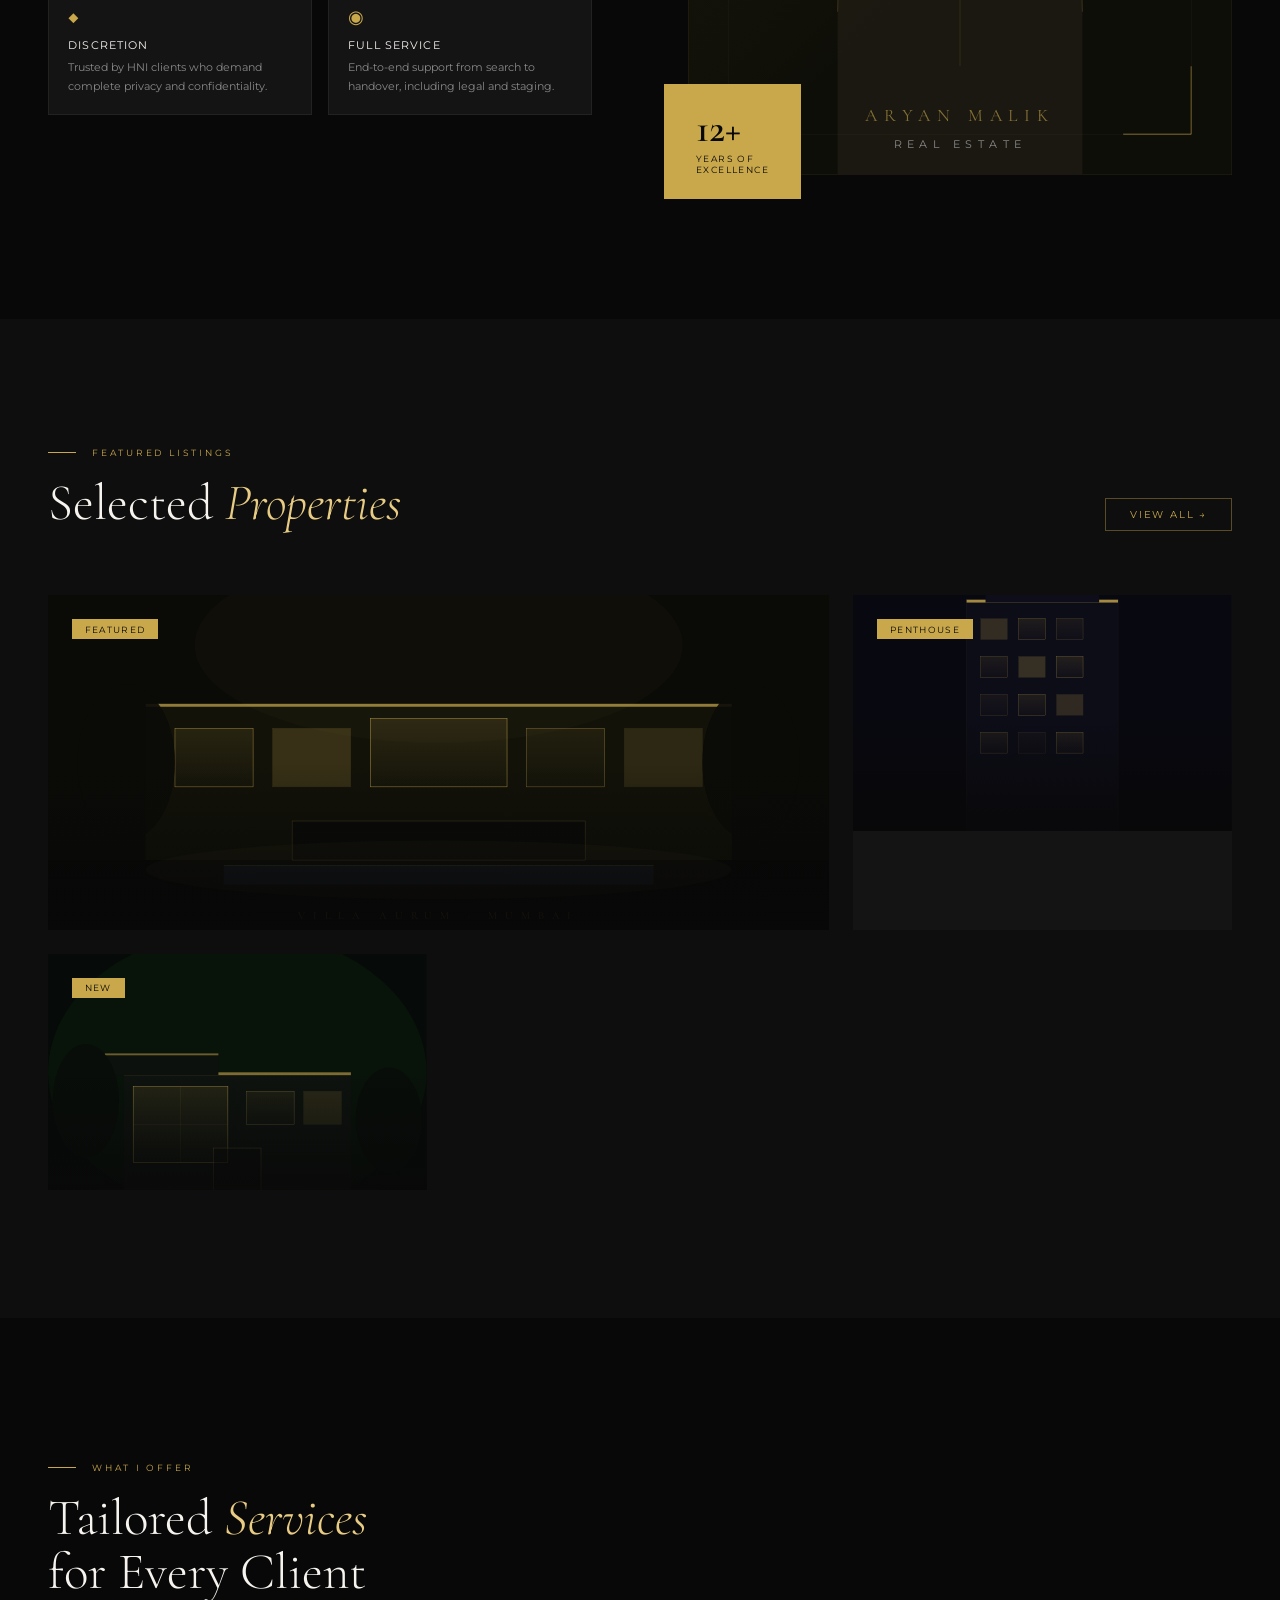
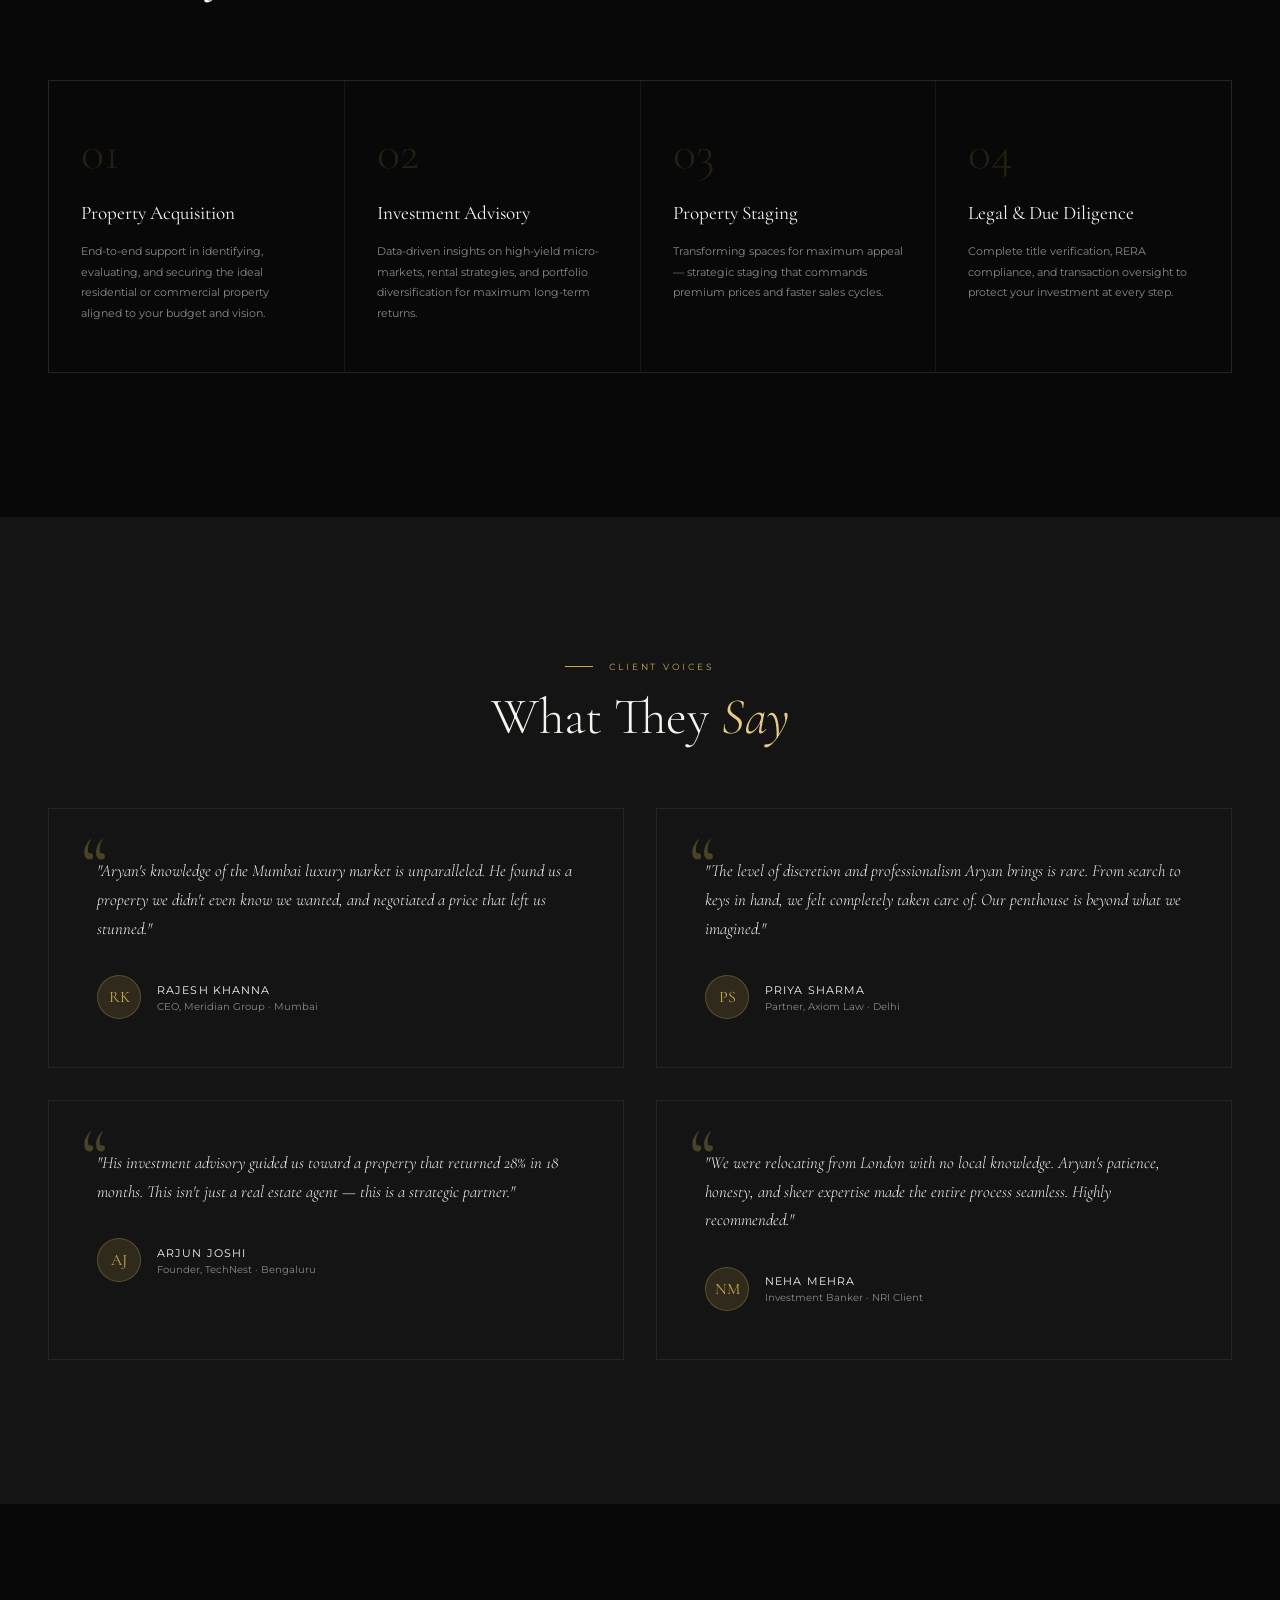
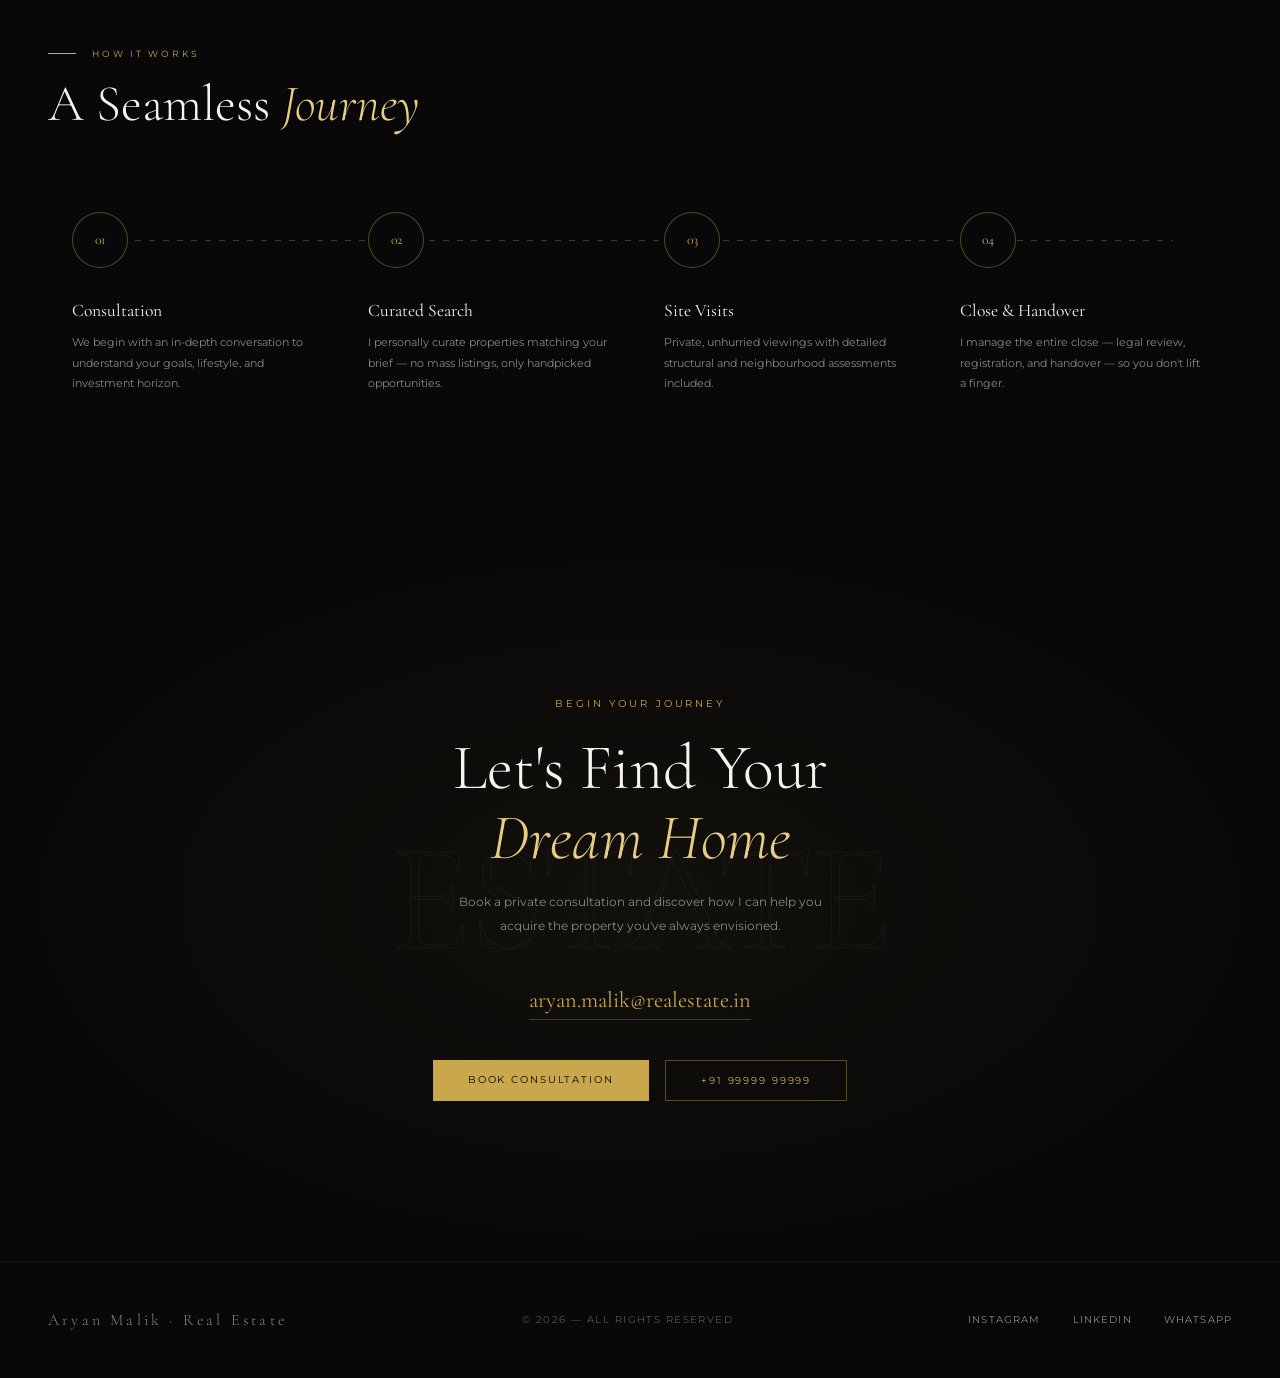
<file: realestate-portfolio.html>
<!DOCTYPE html>
<html lang="en">
<head>
<meta charset="UTF-8">
<meta name="viewport" content="width=device-width, initial-scale=1.0">
<title>Aryan Malik — Luxury Real Estate</title>
<link href="https://fonts.googleapis.com/css2?family=Cormorant+Garamond:ital,wght@0,300;0,400;0,600;1,300;1,400&family=Montserrat:wght@300;400;500;600&family=Playfair+Display:ital,wght@0,400;1,400&display=swap" rel="stylesheet">
<style>
*,*::before,*::after{margin:0;padding:0;box-sizing:border-box;}

:root{
  --gold:#c9a84c;
  --gold-light:#e8cc84;
  --gold-dim:rgba(201,168,76,0.15);
  --black:#080808;
  --dark:#0e0e0e;
  --surface:#141414;
  --surface2:#1c1c1c;
  --white:#f7f4ef;
  --muted:#888;
  --muted2:#555;
  --serif:'Cormorant Garamond',Georgia,serif;
  --sans:'Montserrat',sans-serif;
}

html{scroll-behavior:smooth;}
body{background:var(--black);color:var(--white);font-family:var(--sans);overflow-x:hidden;cursor:none;}

/* ─── CURSOR ─── */
#cur,#cur-ring{position:fixed;pointer-events:none;z-index:9999;border-radius:50%;transform:translate(-50%,-50%);}
#cur{width:8px;height:8px;background:var(--gold);transition:width .25s,height .25s,background .25s;}
#cur-ring{width:36px;height:36px;border:1px solid rgba(201,168,76,.5);transition:width .3s,height .3s,left .08s,top .08s;}
body.hovering #cur{width:4px;height:4px;}
body.hovering #cur-ring{width:54px;height:54px;border-color:rgba(201,168,76,.9);}

/* ─── LOADER ─── */
#loader{position:fixed;inset:0;background:var(--black);z-index:1000;display:flex;align-items:center;justify-content:center;flex-direction:column;gap:1.5rem;transition:opacity .8s ease,visibility .8s ease;}
#loader.out{opacity:0;visibility:hidden;}
.loader-name{font-family:var(--serif);font-size:clamp(2rem,5vw,3.5rem);font-weight:300;letter-spacing:.3em;color:var(--gold);animation:fadeUp .8s ease both;}
.loader-bar-wrap{width:200px;height:1px;background:rgba(201,168,76,.2);position:relative;overflow:hidden;}
.loader-bar{height:100%;background:var(--gold);width:0;animation:loadbar 1.8s ease forwards;}
@keyframes loadbar{to{width:100%;}}
@keyframes fadeUp{from{opacity:0;transform:translateY(20px);}to{opacity:1;transform:translateY(0);}}

/* ─── NAV ─── */
nav{position:fixed;top:0;left:0;right:0;z-index:100;padding:2rem 3rem;display:flex;align-items:center;justify-content:space-between;mix-blend-mode:normal;}
nav::after{content:'';position:absolute;bottom:0;left:3rem;right:3rem;height:1px;background:rgba(247,244,239,.07);}
.nav-brand{font-family:var(--serif);font-size:1.1rem;letter-spacing:.25em;color:var(--white);font-weight:300;text-decoration:none;}
.nav-brand span{color:var(--gold);}
.nav-links{display:flex;gap:3rem;list-style:none;}
.nav-links a{font-size:.65rem;letter-spacing:.2em;text-transform:uppercase;color:var(--muted);text-decoration:none;transition:color .3s;}
.nav-links a:hover{color:var(--gold);}
.nav-contact{font-size:.65rem;letter-spacing:.15em;text-transform:uppercase;color:var(--black);background:var(--gold);padding:.55rem 1.5rem;text-decoration:none;transition:background .3s;}
.nav-contact:hover{background:var(--gold-light);}

/* ─── HERO ─── */
.hero{height:100vh;position:relative;overflow:hidden;display:flex;align-items:flex-end;}
.hero-bg{position:absolute;inset:0;background:linear-gradient(160deg,#0a0a0a 0%,#111008 40%,#0a0a08 100%);}
.hero-bg::before{
  content:'';position:absolute;inset:0;
  background-image:
    radial-gradient(ellipse 80% 60% at 65% 40%, rgba(201,168,76,.06) 0%, transparent 70%),
    repeating-linear-gradient(0deg,transparent,transparent 79px,rgba(201,168,76,.03) 79px,rgba(201,168,76,.03) 80px),
    repeating-linear-gradient(90deg,transparent,transparent 79px,rgba(201,168,76,.03) 79px,rgba(201,168,76,.03) 80px);
}
.hero-img-side{position:absolute;right:0;top:0;bottom:0;width:55%;overflow:hidden;}
.hero-img-side::before{content:'';position:absolute;inset:0;background:linear-gradient(90deg,var(--black) 0%,transparent 40%);z-index:1;}
.hero-img-side::after{content:'';position:absolute;inset:0;background:rgba(8,8,8,.35);z-index:0;}

/* Geometric property illustration */
.prop-illustration{position:absolute;inset:0;display:flex;align-items:center;justify-content:center;}
.prop-svg{width:100%;height:100%;opacity:.55;}

.hero-content{position:relative;z-index:2;padding:0 3rem 7rem;max-width:700px;}
.hero-eyebrow{font-size:.6rem;letter-spacing:.35em;text-transform:uppercase;color:var(--gold);margin-bottom:2rem;display:flex;align-items:center;gap:1rem;opacity:0;animation:fadeUp .7s .4s ease both;}
.hero-eyebrow::before{content:'';width:40px;height:1px;background:var(--gold);}
.hero-h1{font-family:var(--serif);font-size:clamp(3.5rem,7vw,6.5rem);font-weight:300;line-height:.95;color:var(--white);margin-bottom:2rem;opacity:0;animation:fadeUp .8s .6s ease both;}
.hero-h1 em{font-style:italic;color:var(--gold-light);}
.hero-sub{font-size:.75rem;letter-spacing:.12em;line-height:2;color:var(--muted);max-width:380px;margin-bottom:3.5rem;opacity:0;animation:fadeUp .8s .8s ease both;}
.hero-ctas{display:flex;gap:1.5rem;align-items:center;opacity:0;animation:fadeUp .8s 1s ease both;}
.btn-gold{font-size:.65rem;letter-spacing:.18em;text-transform:uppercase;color:var(--black);background:var(--gold);padding:.8rem 2.2rem;text-decoration:none;transition:all .3s;}
.btn-ghost{font-size:.65rem;letter-spacing:.18em;text-transform:uppercase;color:var(--gold);border:1px solid rgba(201,168,76,.4);padding:.8rem 2.2rem;text-decoration:none;transition:all .3s;}
.btn-ghost:hover{border-color:var(--gold);background:rgba(201,168,76,.05);}
.btn-gold:hover{background:var(--gold-light);}

.hero-stats{position:absolute;right:3rem;bottom:5rem;z-index:3;display:flex;gap:3rem;opacity:0;animation:fadeUp .8s 1.2s ease both;}
.h-stat-num{font-family:var(--serif);font-size:2.5rem;font-weight:300;color:var(--gold);line-height:1;}
.h-stat-label{font-size:.58rem;letter-spacing:.18em;text-transform:uppercase;color:var(--muted);margin-top:.4rem;}

.hero-scroll{position:absolute;bottom:2.5rem;left:50%;transform:translateX(-50%);display:flex;flex-direction:column;align-items:center;gap:.8rem;opacity:0;animation:fadeIn 1s 1.5s ease both;}
.scroll-line{width:1px;height:50px;background:linear-gradient(to bottom,var(--gold),transparent);animation:scrollPulse 2s ease-in-out infinite;}
.scroll-txt{font-size:.55rem;letter-spacing:.25em;text-transform:uppercase;color:var(--muted2);}
@keyframes scrollPulse{0%,100%{transform:scaleY(1);opacity:.6;}50%{transform:scaleY(.7);opacity:1;}}
@keyframes fadeIn{from{opacity:0;}to{opacity:1;}}

/* ─── MARQUEE ─── */
.marquee-wrap{border-top:1px solid rgba(247,244,239,.06);border-bottom:1px solid rgba(247,244,239,.06);padding:.9rem 0;overflow:hidden;background:rgba(201,168,76,.02);}
.marquee-inner{display:flex;gap:4rem;width:max-content;animation:marquee 25s linear infinite;}
.m-item{font-family:var(--serif);font-size:1rem;letter-spacing:.2em;color:var(--muted2);display:flex;align-items:center;gap:2rem;white-space:nowrap;}
.m-dot{width:4px;height:4px;border-radius:50%;background:var(--gold);flex-shrink:0;}
@keyframes marquee{from{transform:translateX(0);}to{transform:translateX(-50%);}}

/* ─── SECTION COMMONS ─── */
.section-eyebrow{font-size:.58rem;letter-spacing:.3em;text-transform:uppercase;color:var(--gold);display:flex;align-items:center;gap:1rem;margin-bottom:1.2rem;}
.section-eyebrow::before{content:'';width:28px;height:1px;background:var(--gold);}
.section-title{font-family:var(--serif);font-size:clamp(2.2rem,4vw,3.5rem);font-weight:300;line-height:1.05;color:var(--white);}
.section-title em{font-style:italic;color:var(--gold-light);}

/* ─── ABOUT ─── */
.about{padding:9rem 3rem;display:grid;grid-template-columns:1fr 1fr;gap:6rem;align-items:center;}
.about-right{position:relative;}
.about-img-frame{width:100%;aspect-ratio:4/5;background:var(--surface);position:relative;overflow:hidden;}
.about-img-frame::before{content:'';position:absolute;inset:0;background:linear-gradient(135deg,rgba(201,168,76,.08),transparent 60%);}
.about-portrait{width:100%;height:100%;object-fit:cover;}
.about-portrait-placeholder{width:100%;height:100%;display:flex;align-items:center;justify-content:center;}
.about-badge{position:absolute;bottom:-1.5rem;left:-1.5rem;background:var(--gold);padding:1.5rem 2rem;color:var(--black);}
.ab-num{font-family:var(--serif);font-size:2.5rem;font-weight:600;line-height:1;}
.ab-txt{font-size:.58rem;letter-spacing:.15em;text-transform:uppercase;margin-top:.3rem;}
.about-left{}
.about-desc{font-size:.82rem;line-height:2;color:var(--muted);margin:1.8rem 0 2.5rem;}
.about-qualities{display:grid;grid-template-columns:1fr 1fr;gap:1rem;margin-top:2rem;}
.quality-item{padding:1.2rem;border:1px solid rgba(247,244,239,.06);background:var(--surface);}
.q-icon{font-size:1.1rem;margin-bottom:.7rem;color:var(--gold);}
.q-name{font-size:.7rem;letter-spacing:.1em;text-transform:uppercase;color:var(--white);margin-bottom:.4rem;}
.q-desc{font-size:.68rem;color:var(--muted);line-height:1.7;}

/* ─── PROPERTIES ─── */
.properties{padding:8rem 3rem;background:var(--dark);}
.props-header{display:flex;align-items:flex-end;justify-content:space-between;margin-bottom:4rem;}
.props-grid{display:grid;grid-template-columns:repeat(3,1fr);gap:1.5rem;}
.prop-card{position:relative;overflow:hidden;background:var(--surface);cursor:none;}
.prop-card:first-child{grid-column:span 2;}
.prop-visual{aspect-ratio:16/10;position:relative;overflow:hidden;}
.prop-card:first-child .prop-visual{aspect-ratio:21/9;}
.prop-inner-bg{width:100%;height:100%;position:relative;overflow:hidden;transition:transform .7s ease;}
.prop-card:hover .prop-inner-bg{transform:scale(1.05);}
.prop-overlay{position:absolute;inset:0;background:linear-gradient(to top,rgba(8,8,8,.85) 0%,transparent 50%);}
.prop-info{position:absolute;bottom:0;left:0;right:0;padding:2rem;transform:translateY(20px);opacity:0;transition:all .4s ease;}
.prop-card:hover .prop-info{opacity:1;transform:translateY(0);}
.prop-loc{font-size:.58rem;letter-spacing:.2em;text-transform:uppercase;color:var(--gold);margin-bottom:.5rem;}
.prop-name{font-family:var(--serif);font-size:1.4rem;font-weight:300;color:var(--white);margin-bottom:.4rem;}
.prop-price{font-family:var(--serif);font-size:1.1rem;color:var(--gold-light);}
.prop-tag{position:absolute;top:1.5rem;left:1.5rem;font-size:.55rem;letter-spacing:.15em;text-transform:uppercase;background:var(--gold);color:var(--black);padding:.3rem .8rem;}
.prop-specs{display:flex;gap:1rem;margin-top:.8rem;}
.spec{font-size:.6rem;letter-spacing:.1em;text-transform:uppercase;color:rgba(247,244,239,.5);}

/* SVG house illustrations inside prop cards */
.house-svg{width:100%;height:100%;display:block;}

/* ─── SERVICES ─── */
.services{padding:9rem 3rem;}
.svc-grid{display:grid;grid-template-columns:repeat(4,1fr);gap:1px;background:rgba(247,244,239,.06);border:1px solid rgba(247,244,239,.06);margin-top:5rem;}
.svc-card{background:var(--black);padding:3rem 2rem;position:relative;overflow:hidden;transition:background .4s;}
.svc-card::after{content:'';position:absolute;bottom:0;left:0;right:0;height:2px;background:var(--gold);transform:scaleX(0);transform-origin:left;transition:transform .5s ease;}
.svc-card:hover{background:var(--surface);}
.svc-card:hover::after{transform:scaleX(1);}
.svc-num{font-family:var(--serif);font-size:3rem;font-weight:300;color:rgba(201,168,76,.15);line-height:1;margin-bottom:1.5rem;transition:color .4s;}
.svc-card:hover .svc-num{color:rgba(201,168,76,.4);}
.svc-name{font-family:var(--serif);font-size:1.2rem;font-weight:400;color:var(--white);margin-bottom:1rem;}
.svc-desc{font-size:.68rem;line-height:1.9;color:var(--muted);}

/* ─── TESTIMONIALS ─── */
.testimonials{padding:9rem 3rem;background:var(--surface);}
.testi-grid{display:grid;grid-template-columns:1fr 1fr;gap:2rem;margin-top:4rem;}
.testi-card{padding:3rem;border:1px solid rgba(247,244,239,.07);position:relative;}
.testi-card::before{content:'\201C';font-family:var(--serif);font-size:5rem;color:var(--gold);opacity:.3;position:absolute;top:1rem;left:2rem;line-height:1;}
.testi-text{font-family:var(--serif);font-size:1.05rem;font-style:italic;font-weight:300;line-height:1.7;color:var(--white);margin-bottom:2rem;position:relative;z-index:1;}
.testi-author{display:flex;align-items:center;gap:1rem;}
.testi-avatar{width:44px;height:44px;border-radius:50%;background:var(--gold-dim);border:1px solid rgba(201,168,76,.3);display:flex;align-items:center;justify-content:center;font-family:var(--serif);font-size:1rem;color:var(--gold);}
.testi-name{font-size:.7rem;letter-spacing:.1em;text-transform:uppercase;color:var(--white);}
.testi-role{font-size:.62rem;color:var(--muted);margin-top:.2rem;}

/* ─── PROCESS ─── */
.process{padding:9rem 3rem;}
.process-steps{display:grid;grid-template-columns:repeat(4,1fr);margin-top:5rem;position:relative;}
.process-steps::before{content:'';position:absolute;top:1.8rem;left:5%;right:5%;height:1px;background:repeating-linear-gradient(90deg,rgba(201,168,76,.3) 0,rgba(201,168,76,.3) 6px,transparent 6px,transparent 14px);}
.p-step{padding:0 1.5rem;}
.p-dot{width:3.5rem;height:3.5rem;border:1px solid rgba(201,168,76,.4);border-radius:50%;display:flex;align-items:center;justify-content:center;font-family:var(--serif);font-size:.85rem;color:var(--gold);background:var(--black);position:relative;z-index:1;margin-bottom:2rem;}
.p-name{font-family:var(--serif);font-size:1.1rem;color:var(--white);margin-bottom:.7rem;}
.p-desc{font-size:.68rem;line-height:1.9;color:var(--muted);}

/* ─── CTA ─── */
.cta-section{padding:10rem 3rem;text-align:center;position:relative;overflow:hidden;}
.cta-bg{position:absolute;inset:0;background:radial-gradient(ellipse 70% 70% at 50% 50%,rgba(201,168,76,.05) 0%,transparent 70%);}
.cta-word{font-family:var(--serif);font-size:clamp(5rem,12vw,11rem);font-weight:300;color:transparent;-webkit-text-stroke:1px rgba(247,244,239,.05);position:absolute;top:50%;left:50%;transform:translate(-50%,-50%);white-space:nowrap;pointer-events:none;letter-spacing:-.02em;}
.cta-content{position:relative;z-index:1;}
.cta-eyebrow{font-size:.6rem;letter-spacing:.3em;text-transform:uppercase;color:var(--gold);margin-bottom:1.5rem;}
.cta-title{font-family:var(--serif);font-size:clamp(2.5rem,5vw,4.5rem);font-weight:300;line-height:1.1;color:var(--white);margin-bottom:1rem;}
.cta-title em{font-style:italic;color:var(--gold-light);}
.cta-sub{font-size:.75rem;line-height:2;color:var(--muted);max-width:400px;margin:0 auto 3rem;}
.cta-email{font-family:var(--serif);font-size:1.4rem;color:var(--gold);text-decoration:none;border-bottom:1px solid rgba(201,168,76,.3);padding-bottom:.4rem;transition:border-color .3s;display:inline-block;}
.cta-email:hover{border-color:var(--gold);}

/* ─── FOOTER ─── */
footer{padding:3rem;border-top:1px solid rgba(247,244,239,.07);display:flex;align-items:center;justify-content:space-between;}
.foot-brand{font-family:var(--serif);font-size:1rem;letter-spacing:.2em;color:var(--muted);font-weight:300;}
.foot-mid{font-size:.6rem;letter-spacing:.15em;text-transform:uppercase;color:var(--muted2);}
.foot-links{display:flex;gap:2rem;}
.foot-links a{font-size:.6rem;letter-spacing:.12em;text-transform:uppercase;color:var(--muted);text-decoration:none;transition:color .3s;}
.foot-links a:hover{color:var(--gold);}

/* ─── SCROLL REVEAL ─── */
.reveal{opacity:0;transform:translateY(40px);transition:opacity .9s ease,transform .9s ease;}
.reveal.visible{opacity:1;transform:translateY(0);}
.reveal-left{opacity:0;transform:translateX(-40px);transition:opacity .9s ease,transform .9s ease;}
.reveal-left.visible{opacity:1;transform:translateX(0);}
.reveal-right{opacity:0;transform:translateX(40px);transition:opacity .9s ease,transform .9s ease;}
.reveal-right.visible{opacity:1;transform:translateX(0);}

/* parallax hero bg */
.parallax-bg{will-change:transform;}
</style>
</head>
<body>

<div id="cur"></div>
<div id="cur-ring"></div>

<!-- LOADER -->
<div id="loader">
  <div class="loader-name">A · M</div>
  <div class="loader-bar-wrap"><div class="loader-bar"></div></div>
</div>

<!-- NAV -->
<nav>
  <a href="#" class="nav-brand">Aryan <span>Malik</span></a>
  <ul class="nav-links">
    <li><a href="#about">About</a></li>
    <li><a href="#properties">Properties</a></li>
    <li><a href="#services">Services</a></li>
    <li><a href="#process">Process</a></li>
  </ul>
  <a href="#contact" class="nav-contact">Book Consultation</a>
</nav>

<!-- HERO -->
<section class="hero" id="home">
  <div class="hero-bg parallax-bg"></div>
  <div class="hero-img-side">
    <div class="prop-illustration">
      <svg class="prop-svg" viewBox="0 0 800 700" xmlns="http://www.w3.org/2000/svg" preserveAspectRatio="xMidYMid slice">
        <defs>
          <linearGradient id="wallGrad" x1="0%" y1="0%" x2="100%" y2="100%">
            <stop offset="0%" style="stop-color:#1a1808;stop-opacity:1"/>
            <stop offset="100%" style="stop-color:#0e0e08;stop-opacity:1"/>
          </linearGradient>
          <linearGradient id="glassGrad" x1="0%" y1="0%" x2="0%" y2="100%">
            <stop offset="0%" style="stop-color:#c9a84c;stop-opacity:0.15"/>
            <stop offset="100%" style="stop-color:#c9a84c;stop-opacity:0.03"/>
          </linearGradient>
          <filter id="glow">
            <feGaussianBlur stdDeviation="3" result="coloredBlur"/>
            <feMerge><feMergeNode in="coloredBlur"/><feMergeNode in="SourceGraphic"/></feMerge>
          </filter>
        </defs>
        <!-- Sky gradient -->
        <rect width="800" height="700" fill="url(#wallGrad)"/>
        <!-- Stars -->
        <g opacity="0.5">
          <circle cx="100" cy="80" r="1.5" fill="#c9a84c" filter="url(#glow)" opacity="0.6"/>
          <circle cx="250" cy="40" r="1" fill="#f7f4ef" opacity="0.4"/>
          <circle cx="450" cy="60" r="1.5" fill="#c9a84c" filter="url(#glow)" opacity="0.5"/>
          <circle cx="620" cy="30" r="1" fill="#f7f4ef" opacity="0.3"/>
          <circle cx="720" cy="90" r="1.2" fill="#c9a84c" opacity="0.4"/>
          <circle cx="350" cy="20" r="1" fill="#f7f4ef" opacity="0.3"/>
          <circle cx="550" cy="110" r="1.5" fill="#c9a84c" opacity="0.4"/>
        </g>
        <!-- Moon -->
        <circle cx="680" cy="70" r="28" fill="#1a180a"/>
        <circle cx="672" cy="65" r="28" fill="#c9a84c" opacity="0.12"/>
        <!-- Ground -->
        <rect x="0" y="560" width="800" height="140" fill="#080807"/>
        <!-- Reflection on ground -->
        <rect x="0" y="560" width="800" height="5" fill="#c9a84c" opacity="0.04"/>
        <!-- Main Building -->
        <rect x="200" y="200" width="400" height="360" fill="#121208"/>
        <rect x="200" y="200" width="400" height="360" stroke="#c9a84c" stroke-width="0.5" fill="none" opacity="0.3"/>
        <!-- Building face details -->
        <rect x="200" y="200" width="400" height="8" fill="#c9a84c" opacity="0.6"/>
        <!-- Floor lines -->
        <line x1="200" y1="290" x2="600" y2="290" stroke="#c9a84c" stroke-width="0.3" opacity="0.2"/>
        <line x1="200" y1="380" x2="600" y2="380" stroke="#c9a84c" stroke-width="0.3" opacity="0.2"/>
        <line x1="200" y1="470" x2="600" y2="470" stroke="#c9a84c" stroke-width="0.3" opacity="0.2"/>
        <!-- Windows Floor 3 -->
        <rect x="230" y="220" width="65" height="55" fill="url(#glassGrad)" stroke="#c9a84c" stroke-width="0.5" opacity="0.8"/>
        <rect x="315" y="220" width="65" height="55" fill="url(#glassGrad)" stroke="#c9a84c" stroke-width="0.5" opacity="0.6"/>
        <rect x="400" y="220" width="65" height="55" fill="#c9a84c" stroke="#c9a84c" stroke-width="0.5" opacity="0.25"/>
        <rect x="485" y="220" width="65" height="55" fill="url(#glassGrad)" stroke="#c9a84c" stroke-width="0.5" opacity="0.7"/>
        <!-- Windows Floor 2 -->
        <rect x="230" y="310" width="65" height="55" fill="url(#glassGrad)" stroke="#c9a84c" stroke-width="0.5" opacity="0.5"/>
        <rect x="315" y="310" width="65" height="55" fill="#c9a84c" stroke="#c9a84c" stroke-width="0.5" opacity="0.2"/>
        <rect x="400" y="310" width="65" height="55" fill="url(#glassGrad)" stroke="#c9a84c" stroke-width="0.5" opacity="0.75"/>
        <rect x="485" y="310" width="65" height="55" fill="url(#glassGrad)" stroke="#c9a84c" stroke-width="0.5" opacity="0.4"/>
        <!-- Windows Floor 1 -->
        <rect x="230" y="400" width="65" height="55" fill="url(#glassGrad)" stroke="#c9a84c" stroke-width="0.5" opacity="0.6"/>
        <rect x="315" y="400" width="65" height="55" fill="url(#glassGrad)" stroke="#c9a84c" stroke-width="0.5" opacity="0.8"/>
        <rect x="400" y="400" width="65" height="55" fill="url(#glassGrad)" stroke="#c9a84c" stroke-width="0.5" opacity="0.3"/>
        <rect x="485" y="400" width="65" height="55" fill="#c9a84c" stroke="#c9a84c" stroke-width="0.5" opacity="0.22"/>
        <!-- Grand entrance -->
        <rect x="335" y="480" width="130" height="80" fill="#090905"/>
        <rect x="335" y="480" width="130" height="80" stroke="#c9a84c" stroke-width="0.8" fill="none" opacity="0.6"/>
        <line x1="400" y1="480" x2="400" y2="560" stroke="#c9a84c" stroke-width="0.5" opacity="0.4"/>
        <!-- Entry steps -->
        <rect x="315" y="555" width="170" height="6" fill="#1c1a0c"/>
        <rect x="305" y="561" width="190" height="6" fill="#1c1a0c"/>
        <!-- Side wings -->
        <rect x="100" y="300" width="100" height="260" fill="#0f0f07"/>
        <rect x="100" y="300" width="100" height="260" stroke="#c9a84c" stroke-width="0.3" fill="none" opacity="0.2"/>
        <rect x="600" y="300" width="100" height="260" fill="#0f0f07"/>
        <rect x="600" y="300" width="100" height="260" stroke="#c9a84c" stroke-width="0.3" fill="none" opacity="0.2"/>
        <!-- Wing windows -->
        <rect x="115" y="325" width="35" height="30" fill="url(#glassGrad)" stroke="#c9a84c" stroke-width="0.4" opacity="0.5"/>
        <rect x="150" y="325" width="35" height="30" fill="url(#glassGrad)" stroke="#c9a84c" stroke-width="0.4" opacity="0.3"/>
        <rect x="615" y="325" width="35" height="30" fill="url(#glassGrad)" stroke="#c9a84c" stroke-width="0.4" opacity="0.6"/>
        <rect x="650" y="325" width="35" height="30" fill="url(#glassGrad)" stroke="#c9a84c" stroke-width="0.4" opacity="0.4"/>
        <rect x="115" y="375" width="35" height="30" fill="#c9a84c" opacity="0.15" stroke="#c9a84c" stroke-width="0.4"/>
        <rect x="150" y="375" width="35" height="30" fill="url(#glassGrad)" stroke="#c9a84c" stroke-width="0.4" opacity="0.5"/>
        <rect x="615" y="375" width="35" height="30" fill="url(#glassGrad)" stroke="#c9a84c" stroke-width="0.4" opacity="0.3"/>
        <rect x="650" y="375" width="35" height="30" fill="#c9a84c" opacity="0.18" stroke="#c9a84c" stroke-width="0.4"/>
        <!-- Ground floor line of building -->
        <line x1="100" y1="560" x2="700" y2="560" stroke="#c9a84c" stroke-width="0.5" opacity="0.3"/>
        <!-- Trees -->
        <rect x="65" y="490" width="4" height="70" fill="#1a180a"/>
        <ellipse cx="67" cy="460" rx="30" ry="45" fill="#0d0d06" stroke="#c9a84c" stroke-width="0.3" opacity="0.5"/>
        <rect x="730" y="490" width="4" height="70" fill="#1a180a"/>
        <ellipse cx="732" cy="460" rx="30" ry="45" fill="#0d0d06" stroke="#c9a84c" stroke-width="0.3" opacity="0.4"/>
        <!-- Ground lights -->
        <ellipse cx="250" cy="562" rx="50" ry="8" fill="#c9a84c" opacity="0.04"/>
        <ellipse cx="550" cy="562" rx="50" ry="8" fill="#c9a84c" opacity="0.04"/>
        <!-- Flagpole -->
        <line x1="400" y1="160" x2="400" y2="200" stroke="#c9a84c" stroke-width="1" opacity="0.5"/>
        <polygon points="400,160 430,173 400,186" fill="#c9a84c" opacity="0.4"/>
        <!-- Gold line bottom accent -->
        <line x1="0" y1="699" x2="800" y2="699" stroke="#c9a84c" stroke-width="1" opacity="0.2"/>
      </svg>
    </div>
  </div>

  <div class="hero-content">
    <div class="hero-eyebrow">Luxury Real Estate Portfolio</div>
    <h1 class="hero-h1">Find Your<br><em>Perfect</em><br>Residence</h1>
    <p class="hero-sub">Curating exceptional properties for discerning clients. Where architectural beauty meets uncompromising quality.</p>
    <div class="hero-ctas">
      <a href="#properties" class="btn-gold">Explore Properties</a>
      <a href="#about" class="btn-ghost">About Me</a>
    </div>
  </div>

  <div class="hero-stats">
    <div>
      <div class="h-stat-num">12+</div>
      <div class="h-stat-label">Years Experience</div>
    </div>
    <div>
      <div class="h-stat-num">340</div>
      <div class="h-stat-label">Deals Closed</div>
    </div>
    <div>
      <div class="h-stat-num">₹200Cr+</div>
      <div class="h-stat-label">Total Value</div>
    </div>
  </div>

  <div class="hero-scroll">
    <div class="scroll-line"></div>
    <span class="scroll-txt">Scroll</span>
  </div>
</section>

<!-- MARQUEE -->
<div class="marquee-wrap">
  <div class="marquee-inner">
    <div class="m-item"><span class="m-dot"></span>Luxury Residences</div>
    <div class="m-item"><span class="m-dot"></span>Premium Villas</div>
    <div class="m-item"><span class="m-dot"></span>Commercial Spaces</div>
    <div class="m-item"><span class="m-dot"></span>Investment Properties</div>
    <div class="m-item"><span class="m-dot"></span>Penthouses</div>
    <div class="m-item"><span class="m-dot"></span>Estate Homes</div>
    <div class="m-item"><span class="m-dot"></span>Luxury Residences</div>
    <div class="m-item"><span class="m-dot"></span>Premium Villas</div>
    <div class="m-item"><span class="m-dot"></span>Commercial Spaces</div>
    <div class="m-item"><span class="m-dot"></span>Investment Properties</div>
    <div class="m-item"><span class="m-dot"></span>Penthouses</div>
    <div class="m-item"><span class="m-dot"></span>Estate Homes</div>
  </div>
</div>

<!-- ABOUT -->
<section class="about" id="about">
  <div class="about-left reveal-left">
    <div class="section-eyebrow">Who I Am</div>
    <h2 class="section-title">Crafting <em>Exceptional</em><br>Real Estate Journeys</h2>
    <p class="about-desc">With over a decade navigating India's most prestigious real estate markets, I bring an unmatched blend of market intelligence, negotiation mastery, and a genuine commitment to finding the perfect space for every client's vision and lifestyle.</p>
    <div class="about-qualities">
      <div class="quality-item">
        <div class="q-icon">◈</div>
        <div class="q-name">Market Expert</div>
        <div class="q-desc">Deep insight into luxury micro-markets across Mumbai, Delhi, and Bengaluru.</div>
      </div>
      <div class="quality-item">
        <div class="q-icon">◇</div>
        <div class="q-name">Negotiation</div>
        <div class="q-desc">Consistently securing 8–15% below asking price for buyers.</div>
      </div>
      <div class="quality-item">
        <div class="q-icon">◆</div>
        <div class="q-name">Discretion</div>
        <div class="q-desc">Trusted by HNI clients who demand complete privacy and confidentiality.</div>
      </div>
      <div class="quality-item">
        <div class="q-icon">◉</div>
        <div class="q-name">Full Service</div>
        <div class="q-desc">End-to-end support from search to handover, including legal and staging.</div>
      </div>
    </div>
  </div>
  <div class="about-right reveal-right">
    <div class="about-img-frame">
      <div class="about-portrait-placeholder">
        <svg viewBox="0 0 400 500" xmlns="http://www.w3.org/2000/svg" style="width:100%;height:100%;">
          <rect width="400" height="500" fill="#0e0e08"/>
          <rect width="400" height="500" fill="none" stroke="#c9a84c" stroke-width="0.5" opacity="0.2"/>
          <!-- Stylized portrait silhouette -->
          <ellipse cx="200" cy="155" rx="65" ry="75" fill="#1a1810"/>
          <ellipse cx="200" cy="155" rx="65" ry="75" fill="none" stroke="#c9a84c" stroke-width="0.5" opacity="0.4"/>
          <path d="M110,380 Q110,270 200,270 Q290,270 290,380 L290,500 L110,500 Z" fill="#1a1810"/>
          <path d="M110,380 Q110,270 200,270 Q290,270 290,380" fill="none" stroke="#c9a84c" stroke-width="0.5" opacity="0.3"/>
          <!-- Suit details -->
          <line x1="200" y1="290" x2="200" y2="420" stroke="#c9a84c" stroke-width="0.5" opacity="0.2"/>
          <path d="M180,290 L200,330 L220,290" fill="none" stroke="#c9a84c" stroke-width="0.5" opacity="0.3"/>
          <!-- Background geometric -->
          <rect x="30" y="30" width="340" height="440" fill="none" stroke="#c9a84c" stroke-width="0.3" opacity="0.1"/>
          <line x1="30" y1="30" x2="80" y2="30" stroke="#c9a84c" stroke-width="1" opacity="0.4"/>
          <line x1="30" y1="30" x2="30" y2="80" stroke="#c9a84c" stroke-width="1" opacity="0.4"/>
          <line x1="370" y1="470" x2="320" y2="470" stroke="#c9a84c" stroke-width="1" opacity="0.4"/>
          <line x1="370" y1="470" x2="370" y2="420" stroke="#c9a84c" stroke-width="1" opacity="0.4"/>
          <text x="200" y="460" text-anchor="middle" font-family="Cormorant Garamond,Georgia,serif" font-size="13" fill="#c9a84c" opacity="0.6" letter-spacing="5">ARYAN MALIK</text>
          <text x="200" y="480" text-anchor="middle" font-family="Montserrat,sans-serif" font-size="8" fill="#888" letter-spacing="4">REAL ESTATE</text>
        </svg>
      </div>
    </div>
    <div class="about-badge">
      <div class="ab-num">12+</div>
      <div class="ab-txt">Years of<br>Excellence</div>
    </div>
  </div>
</section>

<!-- PROPERTIES -->
<section class="properties" id="properties">
  <div class="props-header reveal">
    <div>
      <div class="section-eyebrow">Featured Listings</div>
      <h2 class="section-title">Selected <em>Properties</em></h2>
    </div>
    <a href="#contact" class="btn-ghost" style="font-size:.62rem;letter-spacing:.18em;text-transform:uppercase;color:var(--gold);border:1px solid rgba(201,168,76,.4);padding:.6rem 1.5rem;text-decoration:none;transition:all .3s;display:inline-block;">View All →</a>
  </div>

  <div class="props-grid">
    <!-- Featured property -->
    <div class="prop-card reveal">
      <div class="prop-visual">
        <div class="prop-inner-bg">
          <svg class="house-svg" viewBox="0 0 800 400" xmlns="http://www.w3.org/2000/svg" preserveAspectRatio="xMidYMid slice">
            <rect width="800" height="400" fill="#0a0a07"/>
            <rect x="0" y="300" width="800" height="100" fill="#070706"/>
            <!-- Large modern villa -->
            <rect x="100" y="140" width="600" height="160" fill="#121209"/>
            <rect x="100" y="140" width="600" height="3" fill="#c9a84c" opacity="0.7"/>
            <!-- Pool reflection -->
            <rect x="180" y="305" width="440" height="20" fill="#0d1520" opacity="0.8"/>
            <rect x="180" y="305" width="440" height="1" fill="#c9a84c" opacity="0.15"/>
            <!-- Windows row -->
            <rect x="130" y="165" width="80" height="60" fill="url(#glassGrad)" stroke="#c9a84c" stroke-width="0.5" opacity="0.8"/>
            <rect x="230" y="165" width="80" height="60" fill="#c9a84c" opacity="0.2" stroke="#c9a84c" stroke-width="0.5"/>
            <rect x="330" y="155" width="140" height="70" fill="url(#glassGrad)" stroke="#c9a84c" stroke-width="0.5" opacity="0.9"/>
            <rect x="490" y="165" width="80" height="60" fill="url(#glassGrad)" stroke="#c9a84c" stroke-width="0.5" opacity="0.6"/>
            <rect x="590" y="165" width="80" height="60" fill="#c9a84c" opacity="0.15" stroke="#c9a84c" stroke-width="0.5"/>
            <!-- Ground floor -->
            <rect x="250" y="260" width="300" height="40" fill="#0a0a07"/>
            <rect x="250" y="260" width="300" height="40" stroke="#c9a84c" stroke-width="0.5" fill="none" opacity="0.4"/>
            <!-- Trees silhouette -->
            <ellipse cx="80" cy="200" rx="50" ry="80" fill="#0a0a07" opacity="0.9"/>
            <ellipse cx="720" cy="200" rx="50" ry="80" fill="#0a0a07" opacity="0.9"/>
            <!-- Sky glow -->
            <ellipse cx="400" cy="80" rx="250" ry="100" fill="#c9a84c" opacity="0.025"/>
            <!-- Ground glow -->
            <ellipse cx="400" cy="310" rx="300" ry="30" fill="#c9a84c" opacity="0.04"/>
            <text x="400" y="360" text-anchor="middle" font-family="Cormorant Garamond,Georgia,serif" font-size="11" fill="#c9a84c" opacity="0.3" letter-spacing="8">VILLA AURUM · MUMBAI</text>
          </svg>
          <div class="prop-overlay"></div>
        </div>
        <span class="prop-tag">Featured</span>
        <div class="prop-info">
          <div class="prop-loc">Juhu, Mumbai</div>
          <div class="prop-name">Villa Aurum</div>
          <div class="prop-price">₹ 18.5 Crore</div>
          <div class="prop-specs">
            <span class="spec">5 BHK</span>
            <span class="spec">· 6,800 sqft</span>
            <span class="spec">· Private Pool</span>
          </div>
        </div>
      </div>
    </div>

    <!-- Property 2 -->
    <div class="prop-card reveal">
      <div class="prop-visual">
        <div class="prop-inner-bg">
          <svg class="house-svg" viewBox="0 0 400 400" xmlns="http://www.w3.org/2000/svg" preserveAspectRatio="xMidYMid slice">
            <rect width="400" height="400" fill="#080810"/>
            <!-- Night sky -->
            <circle cx="320" cy="50" r="20" fill="#c9a84c" opacity="0.06"/>
            <!-- Tower building -->
            <rect x="120" y="80" width="160" height="280" fill="#0d0d18"/>
            <rect x="120" y="80" width="160" height="3" fill="#c9a84c" opacity="0.8"/>
            <rect x="120" y="80" width="160" height="280" stroke="#c9a84c" stroke-width="0.3" fill="none" opacity="0.2"/>
            <!-- Window grid -->
            <rect x="135" y="100" width="28" height="22" fill="#c9a84c" opacity="0.2" stroke="#c9a84c" stroke-width="0.3"/>
            <rect x="175" y="100" width="28" height="22" fill="url(#glassGrad)" stroke="#c9a84c" stroke-width="0.3" opacity="0.7"/>
            <rect x="215" y="100" width="28" height="22" fill="url(#glassGrad)" stroke="#c9a84c" stroke-width="0.3" opacity="0.5"/>
            <rect x="135" y="140" width="28" height="22" fill="url(#glassGrad)" stroke="#c9a84c" stroke-width="0.3" opacity="0.6"/>
            <rect x="175" y="140" width="28" height="22" fill="#c9a84c" opacity="0.22" stroke="#c9a84c" stroke-width="0.3"/>
            <rect x="215" y="140" width="28" height="22" fill="url(#glassGrad)" stroke="#c9a84c" stroke-width="0.3" opacity="0.8"/>
            <rect x="135" y="180" width="28" height="22" fill="url(#glassGrad)" stroke="#c9a84c" stroke-width="0.3" opacity="0.4"/>
            <rect x="175" y="180" width="28" height="22" fill="url(#glassGrad)" stroke="#c9a84c" stroke-width="0.3" opacity="0.7"/>
            <rect x="215" y="180" width="28" height="22" fill="#c9a84c" opacity="0.18" stroke="#c9a84c" stroke-width="0.3"/>
            <rect x="135" y="220" width="28" height="22" fill="url(#glassGrad)" stroke="#c9a84c" stroke-width="0.3" opacity="0.6"/>
            <rect x="175" y="220" width="28" height="22" fill="url(#glassGrad)" stroke="#c9a84c" stroke-width="0.3" opacity="0.3"/>
            <rect x="215" y="220" width="28" height="22" fill="url(#glassGrad)" stroke="#c9a84c" stroke-width="0.3" opacity="0.75"/>
            <!-- Penthouse level -->
            <rect x="140" y="55" width="120" height="28" fill="#0e0e1a"/>
            <rect x="140" y="55" width="120" height="2" fill="#c9a84c" opacity="0.6"/>
            <!-- Terrace railing -->
            <line x1="120" y1="355" x2="280" y2="355" stroke="#c9a84c" stroke-width="0.5" opacity="0.3"/>
            <!-- Ground glow -->
            <ellipse cx="200" cy="365" rx="120" ry="15" fill="#c9a84c" opacity="0.05"/>
            <text x="200" y="385" text-anchor="middle" font-family="Cormorant Garamond,serif" font-size="9" fill="#c9a84c" opacity="0.35" letter-spacing="5">PENTHOUSE · DELHI</text>
          </svg>
          <div class="prop-overlay"></div>
        </div>
        <span class="prop-tag">Penthouse</span>
        <div class="prop-info">
          <div class="prop-loc">Lutyens' Delhi</div>
          <div class="prop-name">Sky Residences</div>
          <div class="prop-price">₹ 12.2 Crore</div>
          <div class="prop-specs">
            <span class="spec">4 BHK</span>
            <span class="spec">· 4,200 sqft</span>
            <span class="spec">· Terrace</span>
          </div>
        </div>
      </div>
    </div>

    <!-- Property 3 -->
    <div class="prop-card reveal">
      <div class="prop-visual">
        <div class="prop-inner-bg">
          <svg class="house-svg" viewBox="0 0 400 400" xmlns="http://www.w3.org/2000/svg" preserveAspectRatio="xMidYMid slice">
            <rect width="400" height="400" fill="#060a08"/>
            <!-- Forest/green glow -->
            <ellipse cx="200" cy="200" rx="200" ry="150" fill="#0a1a0d" opacity="0.6"/>
            <!-- Modern home -->
            <rect x="80" y="200" width="240" height="130" fill="#0e130f"/>
            <rect x="80" y="200" width="240" height="3" fill="#c9a84c" opacity="0.6"/>
            <!-- Flat roof extension -->
            <rect x="60" y="180" width="120" height="23" fill="#0c110d"/>
            <rect x="60" y="180" width="120" height="2" fill="#c9a84c" opacity="0.5"/>
            <!-- Large glass -->
            <rect x="90" y="215" width="100" height="80" fill="url(#glassGrad)" stroke="#c9a84c" stroke-width="0.5" opacity="0.85"/>
            <!-- Window divisions -->
            <line x1="140" y1="215" x2="140" y2="295" stroke="#c9a84c" stroke-width="0.3" opacity="0.3"/>
            <line x1="90" y1="255" x2="190" y2="255" stroke="#c9a84c" stroke-width="0.3" opacity="0.3"/>
            <!-- Side windows -->
            <rect x="210" y="220" width="50" height="35" fill="url(#glassGrad)" stroke="#c9a84c" stroke-width="0.4" opacity="0.6"/>
            <rect x="270" y="220" width="40" height="35" fill="#c9a84c" opacity="0.15" stroke="#c9a84c" stroke-width="0.4"/>
            <!-- Door -->
            <rect x="175" y="280" width="50" height="50" fill="#090c0a" stroke="#c9a84c" stroke-width="0.5" opacity="0.5"/>
            <!-- Trees -->
            <ellipse cx="40" cy="230" rx="35" ry="60" fill="#080d09"/>
            <ellipse cx="360" cy="250" rx="35" ry="55" fill="#080d09"/>
            <!-- Ground -->
            <rect x="0" y="330" width="400" height="70" fill="#060806"/>
            <ellipse cx="200" cy="332" rx="200" ry="12" fill="#c9a84c" opacity="0.03"/>
            <text x="200" y="365" text-anchor="middle" font-family="Cormorant Garamond,serif" font-size="9" fill="#c9a84c" opacity="0.35" letter-spacing="5">ESTATE · BENGALURU</text>
          </svg>
          <div class="prop-overlay"></div>
        </div>
        <span class="prop-tag">New</span>
        <div class="prop-info">
          <div class="prop-loc">Whitefield, Bengaluru</div>
          <div class="prop-name">The Green Estate</div>
          <div class="prop-price">₹ 9.8 Crore</div>
          <div class="prop-specs">
            <span class="spec">4 BHK</span>
            <span class="spec">· 5,100 sqft</span>
            <span class="spec">· Garden</span>
          </div>
        </div>
      </div>
    </div>
  </div>
</section>

<!-- SERVICES -->
<section class="services" id="services">
  <div class="reveal" style="max-width:500px;">
    <div class="section-eyebrow">What I Offer</div>
    <h2 class="section-title">Tailored <em>Services</em><br>for Every Client</h2>
  </div>
  <div class="svc-grid reveal">
    <div class="svc-card">
      <div class="svc-num">01</div>
      <div class="svc-name">Property Acquisition</div>
      <p class="svc-desc">End-to-end support in identifying, evaluating, and securing the ideal residential or commercial property aligned to your budget and vision.</p>
    </div>
    <div class="svc-card">
      <div class="svc-num">02</div>
      <div class="svc-name">Investment Advisory</div>
      <p class="svc-desc">Data-driven insights on high-yield micro-markets, rental strategies, and portfolio diversification for maximum long-term returns.</p>
    </div>
    <div class="svc-card">
      <div class="svc-num">03</div>
      <div class="svc-name">Property Staging</div>
      <p class="svc-desc">Transforming spaces for maximum appeal — strategic staging that commands premium prices and faster sales cycles.</p>
    </div>
    <div class="svc-card">
      <div class="svc-num">04</div>
      <div class="svc-name">Legal & Due Diligence</div>
      <p class="svc-desc">Complete title verification, RERA compliance, and transaction oversight to protect your investment at every step.</p>
    </div>
  </div>
</section>

<!-- TESTIMONIALS -->
<section class="testimonials">
  <div class="reveal" style="text-align:center;max-width:500px;margin:0 auto;">
    <div class="section-eyebrow" style="justify-content:center;">Client Voices</div>
    <h2 class="section-title">What They <em>Say</em></h2>
  </div>
  <div class="testi-grid">
    <div class="testi-card reveal">
      <div class="testi-text">"Aryan's knowledge of the Mumbai luxury market is unparalleled. He found us a property we didn't even know we wanted, and negotiated a price that left us stunned."</div>
      <div class="testi-author">
        <div class="testi-avatar">RK</div>
        <div>
          <div class="testi-name">Rajesh Khanna</div>
          <div class="testi-role">CEO, Meridian Group · Mumbai</div>
        </div>
      </div>
    </div>
    <div class="testi-card reveal">
      <div class="testi-text">"The level of discretion and professionalism Aryan brings is rare. From search to keys in hand, we felt completely taken care of. Our penthouse is beyond what we imagined."</div>
      <div class="testi-author">
        <div class="testi-avatar">PS</div>
        <div>
          <div class="testi-name">Priya Sharma</div>
          <div class="testi-role">Partner, Axiom Law · Delhi</div>
        </div>
      </div>
    </div>
    <div class="testi-card reveal">
      <div class="testi-text">"His investment advisory guided us toward a property that returned 28% in 18 months. This isn't just a real estate agent — this is a strategic partner."</div>
      <div class="testi-author">
        <div class="testi-avatar">AJ</div>
        <div>
          <div class="testi-name">Arjun Joshi</div>
          <div class="testi-role">Founder, TechNest · Bengaluru</div>
        </div>
      </div>
    </div>
    <div class="testi-card reveal">
      <div class="testi-text">"We were relocating from London with no local knowledge. Aryan's patience, honesty, and sheer expertise made the entire process seamless. Highly recommended."</div>
      <div class="testi-author">
        <div class="testi-avatar">NM</div>
        <div>
          <div class="testi-name">Neha Mehra</div>
          <div class="testi-role">Investment Banker · NRI Client</div>
        </div>
      </div>
    </div>
  </div>
</section>

<!-- PROCESS -->
<section class="process" id="process">
  <div class="reveal" style="max-width:500px;">
    <div class="section-eyebrow">How It Works</div>
    <h2 class="section-title">A Seamless <em>Journey</em></h2>
  </div>
  <div class="process-steps reveal">
    <div class="p-step">
      <div class="p-dot">01</div>
      <div class="p-name">Consultation</div>
      <p class="p-desc">We begin with an in-depth conversation to understand your goals, lifestyle, and investment horizon.</p>
    </div>
    <div class="p-step">
      <div class="p-dot">02</div>
      <div class="p-name">Curated Search</div>
      <p class="p-desc">I personally curate properties matching your brief — no mass listings, only handpicked opportunities.</p>
    </div>
    <div class="p-step">
      <div class="p-dot">03</div>
      <div class="p-name">Site Visits</div>
      <p class="p-desc">Private, unhurried viewings with detailed structural and neighbourhood assessments included.</p>
    </div>
    <div class="p-step">
      <div class="p-dot">04</div>
      <div class="p-name">Close & Handover</div>
      <p class="p-desc">I manage the entire close — legal review, registration, and handover — so you don't lift a finger.</p>
    </div>
  </div>
</section>

<!-- CTA -->
<section class="cta-section" id="contact">
  <div class="cta-bg"></div>
  <div class="cta-word">ESTATE</div>
  <div class="cta-content reveal">
    <div class="cta-eyebrow">Begin Your Journey</div>
    <h2 class="cta-title">Let's Find Your<br><em>Dream Home</em></h2>
    <p class="cta-sub">Book a private consultation and discover how I can help you acquire the property you've always envisioned.</p>
    <a href="mailto:aryan@example.com" class="cta-email">aryan.malik@realestate.in</a>
    <div style="margin-top:2.5rem;display:flex;gap:1rem;justify-content:center;">
      <a href="#" class="btn-gold">Book Consultation</a>
      <a href="tel:+919999999999" class="btn-ghost">+91 99999 99999</a>
    </div>
  </div>
</section>

<!-- FOOTER -->
<footer>
  <div class="foot-brand">Aryan Malik · Real Estate</div>
  <div class="foot-mid">© 2026 — All Rights Reserved</div>
  <div class="foot-links">
    <a href="#">Instagram</a>
    <a href="#">LinkedIn</a>
    <a href="#">WhatsApp</a>
  </div>
</footer>

<script>
// Cursor
const cur=document.getElementById('cur');
const ring=document.getElementById('cur-ring');
let mx=0,my=0,rx=0,ry=0;
document.addEventListener('mousemove',e=>{mx=e.clientX;my=e.clientY;cur.style.left=mx+'px';cur.style.top=my+'px';});
function animRing(){rx+=(mx-rx)*.12;ry+=(my-ry)*.12;ring.style.left=rx+'px';ring.style.top=ry+'px';requestAnimationFrame(animRing);}
animRing();
document.querySelectorAll('a,button,.prop-card,.svc-card').forEach(el=>{
  el.addEventListener('mouseenter',()=>document.body.classList.add('hovering'));
  el.addEventListener('mouseleave',()=>document.body.classList.remove('hovering'));
});

// Loader
window.addEventListener('load',()=>{
  setTimeout(()=>document.getElementById('loader').classList.add('out'),2000);
});

// Scroll reveal
const obs=new IntersectionObserver(entries=>{
  entries.forEach(e=>{if(e.isIntersecting){e.target.classList.add('visible');obs.unobserve(e.target);}});
},{threshold:.1});
document.querySelectorAll('.reveal,.reveal-left,.reveal-right').forEach(el=>obs.observe(el));

// Hero parallax
window.addEventListener('scroll',()=>{
  const y=window.scrollY;
  const bg=document.querySelector('.parallax-bg');
  if(bg)bg.style.transform=`translateY(${y*.35}px)`;
});

// Staggered card reveals
document.querySelectorAll('.props-grid .prop-card').forEach((el,i)=>{
  el.style.transitionDelay=`${i*0.12}s`;
});
document.querySelectorAll('.svc-card').forEach((el,i)=>{
  el.style.transitionDelay=`${i*0.1}s`;
});
</script>
</body>
</html>
</file>
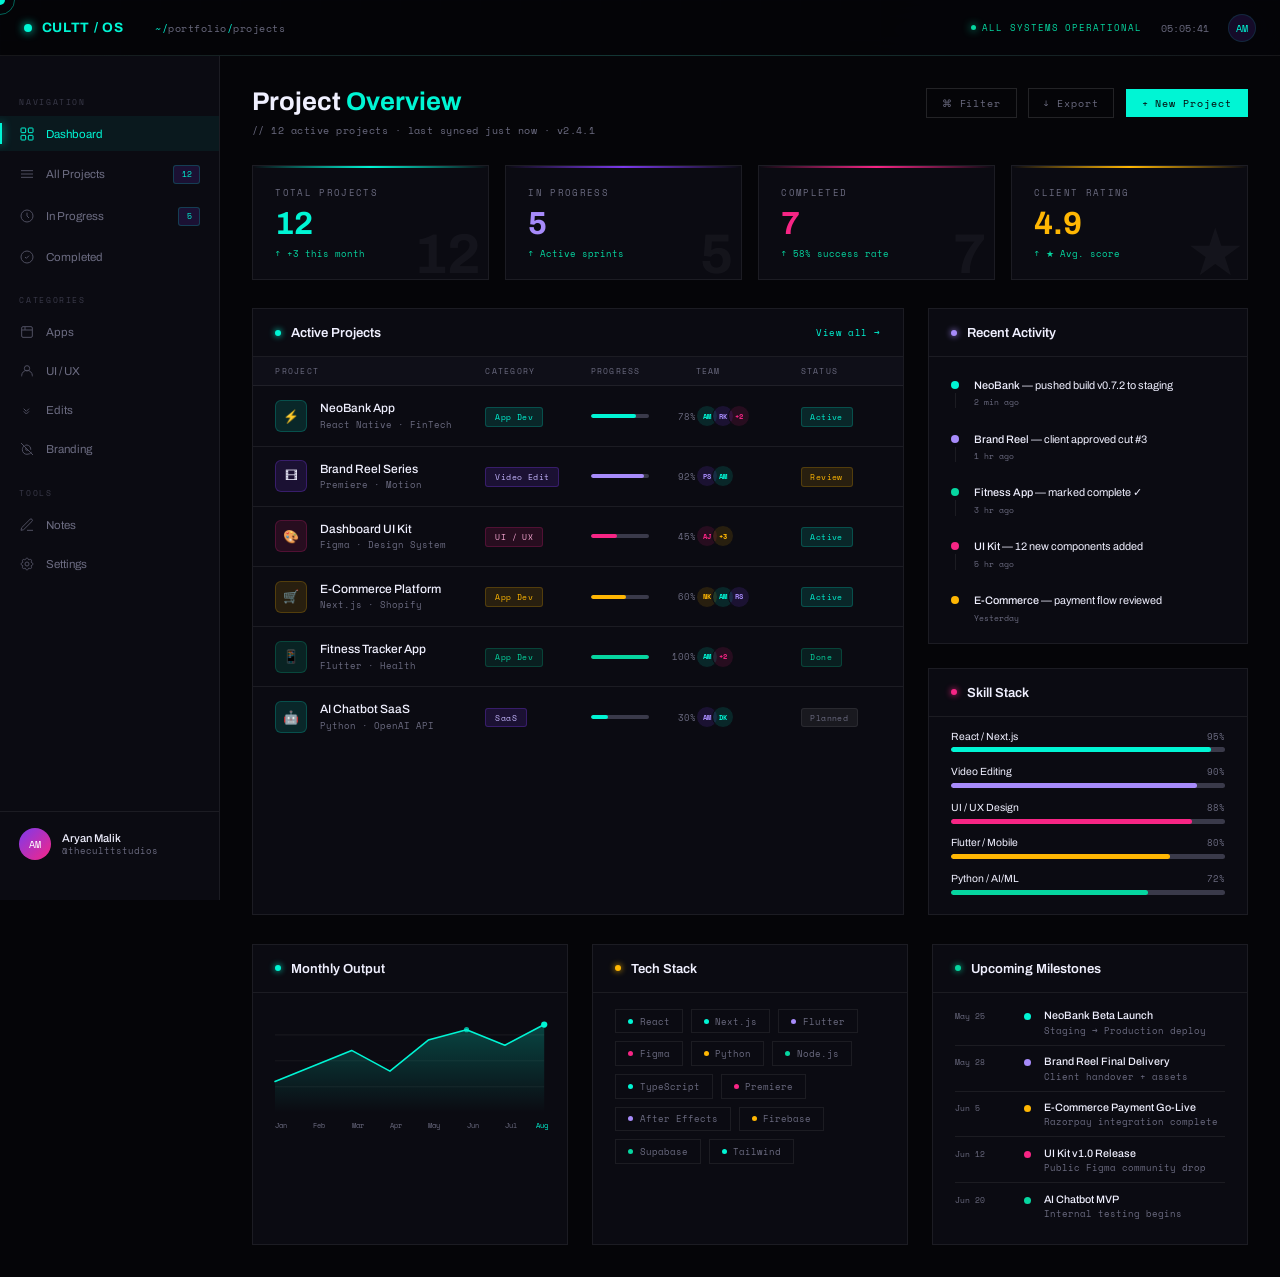
<file: client/public/project-dashboard.html>
<!DOCTYPE html>
<html lang="en">
<head>
<meta charset="UTF-8">
<meta name="viewport" content="width=device-width, initial-scale=1.0">
<title>Portfolio OS — The Cultt Studio</title>
<link href="https://fonts.googleapis.com/css2?family=Space+Mono:ital,wght@0,400;0,700;1,400&family=Clash+Display:wght@400;500;600;700&family=Archivo:wght@300;400;500&display=swap" rel="stylesheet">
<style>
*,*::before,*::after{margin:0;padding:0;box-sizing:border-box;}
:root{
	--bg:#050508;
	--panel:#0b0b12;
	--panel2:#0f0f18;
	--glass:rgba(255,255,255,0.03);
	--glass2:rgba(255,255,255,0.06);
	--border:rgba(255,255,255,0.07);
	--border2:rgba(255,255,255,0.12);
	--cyan:#00f5d4;
	--cyan2:rgba(0,245,212,0.12);
	--cyan3:rgba(0,245,212,0.06);
	--violet:#7c3aed;
	--violet2:rgba(124,58,237,0.15);
	--pink:#f72585;
	--pink2:rgba(247,37,133,0.12);
	--amber:#ffb703;
	--amber2:rgba(255,183,3,0.12);
	--green:#06d6a0;
	--white:#f0f0ff;
	--muted:#6b6b80;
	--muted2:#3a3a4a;
	--mono:'Space Mono',monospace;
	--display:'Clash Display','Archivo',sans-serif;
	--body:'Archivo',sans-serif;
}

html{height:100%;}
body{
	background:var(--bg);
	color:var(--white);
	font-family:var(--body);
	min-height:100vh;
	overflow-x:hidden;
	cursor:none;
}

/* bg grid */
body::before{
	content:'';
	position:fixed;inset:0;
	background-image:
		linear-gradient(rgba(0,245,212,0.03) 1px,transparent 1px),
		linear-gradient(90deg,rgba(0,245,212,0.03) 1px,transparent 1px);
	background-size:40px 40px;
	pointer-events:none;z-index:0;
}
body::after{
	content:'';
	position:fixed;
	width:600px;height:600px;
	background:radial-gradient(circle,rgba(124,58,237,0.08) 0%,transparent 70%);
	top:-100px;right:-100px;
	pointer-events:none;z-index:0;
}

/* ─── CURSOR ─── */
#cur{position:fixed;width:10px;height:10px;background:var(--cyan);border-radius:50%;pointer-events:none;z-index:9999;transform:translate(-50%,-50%);transition:width .2s,height .2s;}
#cur-trail{position:fixed;width:30px;height:30px;border:1px solid rgba(0,245,212,.4);border-radius:50%;pointer-events:none;z-index:9998;transform:translate(-50%,-50%);transition:left .1s ease,top .1s ease,width .3s,height .3s;}
.cursor-big #cur{width:5px;height:5px;}
.cursor-big #cur-trail{width:48px;height:48px;border-color:rgba(0,245,212,.7);}

/* ─── LAYOUT ─── */
.os-wrap{display:grid;grid-template-columns:220px 1fr;grid-template-rows:56px 1fr;min-height:100vh;position:relative;z-index:1;}

/* ─── TOPBAR ─── */
.topbar{
	grid-column:1/-1;
	background:rgba(5,5,8,.9);
	border-bottom:1px solid var(--border);
	backdrop-filter:blur(20px);
	display:flex;align-items:center;
	padding:0 1.5rem;
	gap:1.5rem;
	position:sticky;top:0;z-index:50;
}
.tb-logo{font-family:var(--display);font-size:.85rem;font-weight:700;letter-spacing:.05em;color:var(--cyan);display:flex;align-items:center;gap:.6rem;white-space:nowrap;}
.tb-logo-dot{width:8px;height:8px;border-radius:50%;background:var(--cyan);box-shadow:0 0 10px var(--cyan);animation:blink 2s ease-in-out infinite;}
@keyframes blink{0%,100%{opacity:1;}50%{opacity:.3;}}
.tb-path{font-family:var(--mono);font-size:.6rem;color:var(--muted);letter-spacing:.05em;margin-left:.5rem;}
.tb-path span{color:var(--cyan);}
.tb-right{margin-left:auto;display:flex;align-items:center;gap:1.2rem;}
.tb-status{font-family:var(--mono);font-size:.58rem;letter-spacing:.1em;color:var(--green);display:flex;align-items:center;gap:.4rem;}
.tb-status::before{content:'';width:5px;height:5px;border-radius:50%;background:var(--green);box-shadow:0 0 8px var(--green);}
.tb-time{font-family:var(--mono);font-size:.6rem;color:var(--muted);}
.tb-avatar{width:28px;height:28px;border-radius:50%;border:1px solid var(--cyan2);background:var(--violet2);display:flex;align-items:center;justify-content:center;font-family:var(--mono);font-size:.6rem;color:var(--cyan);}

/* ─── SIDEBAR ─── */
.sidebar{
	background:var(--panel);
	border-right:1px solid var(--border);
	padding:1.5rem 0;
	display:flex;flex-direction:column;
	gap:.25rem;
	position:sticky;top:56px;height:calc(100vh - 56px);
	overflow-y:auto;
}
.sidebar::-webkit-scrollbar{width:0;}
.sb-section{padding:.5rem 1.2rem .25rem;font-family:var(--mono);font-size:.52rem;letter-spacing:.2em;text-transform:uppercase;color:var(--muted2);margin-top:.5rem;}
.sb-item{display:flex;align-items:center;gap:.7rem;padding:.6rem 1.2rem;font-size:.72rem;color:var(--muted);text-decoration:none;transition:all .2s;position:relative;cursor:none;}
.sb-item:hover{color:var(--white);background:var(--glass2);}
.sb-item.active{color:var(--cyan);background:var(--cyan3);}
.sb-item.active::before{content:'';position:absolute;left:0;top:20%;bottom:20%;width:2px;background:var(--cyan);box-shadow:0 0 8px var(--cyan);}
.sb-icon{width:16px;height:16px;opacity:.7;flex-shrink:0;}
.sb-item.active .sb-icon{opacity:1;}
.sb-badge{margin-left:auto;font-family:var(--mono);font-size:.5rem;background:var(--violet2);color:var(--cyan);padding:.15rem .45rem;border-radius:3px;border:1px solid rgba(0,245,212,.2);}
.sb-footer{margin-top:auto;padding:1rem 1.2rem;border-top:1px solid var(--border);}
.sb-user{display:flex;align-items:center;gap:.7rem;}
.sb-user-av{width:32px;height:32px;border-radius:50%;background:linear-gradient(135deg,var(--violet),var(--pink));display:flex;align-items:center;justify-content:center;font-family:var(--mono);font-size:.6rem;color:#fff;flex-shrink:0;}
.sb-user-name{font-size:.7rem;font-weight:500;color:var(--white);}
.sb-user-role{font-family:var(--mono);font-size:.55rem;color:var(--muted);}

/* ─── MAIN ─── */
.main{padding:2rem;overflow-y:auto;display:flex;flex-direction:column;gap:1.8rem;background:var(--bg);}

/* ─── HEADER ROW ─── */
.page-header{display:flex;align-items:flex-start;justify-content:space-between;gap:1rem;}
.page-title{font-family:var(--display);font-size:1.6rem;font-weight:700;color:var(--white);line-height:1.1;}
.page-title span{color:var(--cyan);}
.page-sub{font-family:var(--mono);font-size:.6rem;color:var(--muted);margin-top:.4rem;letter-spacing:.05em;}
.header-actions{display:flex;gap:.7rem;align-items:center;flex-shrink:0;}
.btn-new{font-family:var(--mono);font-size:.6rem;letter-spacing:.1em;background:var(--cyan);color:var(--bg);padding:.45rem 1rem;border:none;cursor:none;transition:all .2s;display:flex;align-items:center;gap:.4rem;}
.btn-new:hover{background:#00ddbf;}
.btn-filter{font-family:var(--mono);font-size:.6rem;letter-spacing:.1em;background:transparent;color:var(--muted);border:1px solid var(--border2);padding:.45rem .9rem;cursor:none;transition:all .2s;}
.btn-filter:hover{color:var(--white);border-color:rgba(255,255,255,.2);}

/* ─── KPI STRIP ─── */
.kpi-strip{display:grid;grid-template-columns:repeat(4,1fr);gap:1rem;}
.kpi-card{
	background:var(--panel);
	border:1px solid var(--border);
	padding:1.2rem 1.4rem;
	position:relative;
	overflow:hidden;
	transition:border-color .3s,transform .3s;
}
.kpi-card:hover{border-color:var(--border2);transform:translateY(-2px);}
.kpi-card::before{content:'';position:absolute;top:0;left:0;right:0;height:2px;}
.kpi-card.c-cyan::before{background:linear-gradient(90deg,transparent,var(--cyan),transparent);}
.kpi-card.c-violet::before{background:linear-gradient(90deg,transparent,var(--violet),transparent);}
.kpi-card.c-pink::before{background:linear-gradient(90deg,transparent,var(--pink),transparent);}
.kpi-card.c-amber::before{background:linear-gradient(90deg,transparent,var(--amber),transparent);}
.kpi-label{font-family:var(--mono);font-size:.55rem;letter-spacing:.15em;text-transform:uppercase;color:var(--muted);margin-bottom:.6rem;}
.kpi-val{font-family:var(--display);font-size:2rem;font-weight:700;line-height:1;color:var(--white);}
.kpi-card.c-cyan .kpi-val{color:var(--cyan);} 
.kpi-card.c-violet .kpi-val{color:#a78bfa;}
.kpi-card.c-pink .kpi-val{color:var(--pink);} 
.kpi-card.c-amber .kpi-val{color:var(--amber);} 
.kpi-delta{font-family:var(--mono);font-size:.58rem;color:var(--green);margin-top:.4rem;display:flex;align-items:center;gap:.3rem;}
.kpi-delta.neg{color:var(--pink);} 
.kpi-bg-num{position:absolute;right:.5rem;bottom:-.3rem;font-family:var(--display);font-size:3.5rem;font-weight:700;opacity:.04;line-height:1;pointer-events:none;}

/* ─── TWO COL ─── */
.two-col{display:grid;grid-template-columns:1fr 320px;gap:1.5rem;}

/* ─── PROJECTS TABLE ─── */
.panel{background:var(--panel);border:1px solid var(--border);overflow:hidden;}
.panel-head{display:flex;align-items:center;justify-content:space-between;padding:1rem 1.4rem;border-bottom:1px solid var(--border);} 
.panel-title{font-family:var(--display);font-size:.82rem;font-weight:600;color:var(--white);display:flex;align-items:center;gap:.6rem;}
.panel-title .dot{width:6px;height:6px;border-radius:50%;flex-shrink:0;}
.dot-cyan{background:var(--cyan);box-shadow:0 0 6px var(--cyan);} 
.dot-violet{background:#a78bfa;box-shadow:0 0 6px #a78bfa;} 
.dot-pink{background:var(--pink);box-shadow:0 0 6px var(--pink);} 
.dot-amber{background:var(--amber);box-shadow:0 0 6px var(--amber);} 
.dot-green{background:var(--green);box-shadow:0 0 6px var(--green);} 
.panel-action{font-family:var(--mono);font-size:.55rem;color:var(--cyan);letter-spacing:.05em;cursor:none;background:none;border:none;}

/* project rows */
.proj-row{display:grid;grid-template-columns:2fr 1fr 1fr 1fr 80px;align-items:center;padding:.85rem 1.4rem;border-bottom:1px solid var(--border);transition:background .2s;cursor:none;}
.proj-row:last-child{border-bottom:none;}
.proj-row:hover{background:var(--glass);} 
.proj-row.header{padding:.5rem 1.4rem;background:var(--panel2);} 
.proj-row.header .col{font-family:var(--mono);font-size:.52rem;letter-spacing:.15em;text-transform:uppercase;color:var(--muted);} 
.col{} 
.proj-name-wrap{display:flex;align-items:center;gap:.8rem;} 
.proj-icon{width:32px;height:32px;border-radius:6px;display:flex;align-items:center;justify-content:center;font-size:.8rem;flex-shrink:0;} 
.pi-cyan{background:var(--cyan2);border:1px solid rgba(0,245,212,.2);} 
.pi-violet{background:var(--violet2);border:1px solid rgba(124,58,237,.3);} 
.pi-pink{background:var(--pink2);border:1px solid rgba(247,37,133,.2);} 
.pi-amber{background:var(--amber2);border:1px solid rgba(255,183,3,.2);} 
.pi-green{background:rgba(6,214,160,.12);border:1px solid rgba(6,214,160,.2);} 
.proj-name{font-size:.75rem;font-weight:500;color:var(--white);} 
.proj-type{font-family:var(--mono);font-size:.55rem;color:var(--muted);margin-top:.15rem;} 
.tag{display:inline-flex;align-items:center;font-family:var(--mono);font-size:.52rem;letter-spacing:.05em;padding:.18rem .55rem;border-radius:3px;white-space:nowrap;} 
.tag-cyan{background:var(--cyan2);color:var(--cyan);border:1px solid rgba(0,245,212,.2);} 
.tag-violet{background:var(--violet2);color:#c4b5fd;border:1px solid rgba(124,58,237,.3);} 
.tag-pink{background:var(--pink2);color:#f9a8d4;border:1px solid rgba(247,37,133,.2);} 
.tag-amber{background:var(--amber2);color:var(--amber);border:1px solid rgba(255,183,3,.2);} 
.tag-green{background:rgba(6,214,160,.1);color:var(--green);border:1px solid rgba(6,214,160,.2);} 
.tag-gray{background:rgba(255,255,255,.06);color:var(--muted);border:1px solid var(--border);} 

/* progress bar */
.prog-wrap{display:flex;align-items:center;gap:.7rem;} 
.prog-bar{flex:1;height:4px;background:var(--muted2);border-radius:2px;overflow:hidden;} 
.prog-fill{height:100%;border-radius:2px;transition:width 1s ease;} 
.prog-cyan{background:var(--cyan);} 
.prog-violet{background:#a78bfa;} 
.prog-pink{background:var(--pink);} 
.prog-amber{background:var(--amber);} 
.prog-green{background:var(--green);} 
.prog-pct{font-family:var(--mono);font-size:.55rem;color:var(--muted);min-width:2.2rem;text-align:right;} 

/* avatar stack */
.av-stack{display:flex;} 
.av{width:22px;height:22px;border-radius:50%;border:1.5px solid var(--panel);margin-left:-6px;display:flex;align-items:center;justify-content:center;font-family:var(--mono);font-size:.45rem;font-weight:700;} 
.av:first-child{margin-left:0;} 
.av-c{background:var(--cyan2);color:var(--cyan);} 
.av-v{background:var(--violet2);color:#a78bfa;} 
.av-p{background:var(--pink2);color:var(--pink);} 
.av-a{background:var(--amber2);color:var(--amber);} 

/* ─── RIGHT COLUMN ─── */
.right-col{display:flex;flex-direction:column;gap:1.5rem;} 

/* activity feed */
.activity-list{padding:.5rem 0;} 
.activity-item{display:flex;gap:.9rem;padding:.7rem 1.4rem;transition:background .2s;} 
.activity-item:hover{background:var(--glass);} 
.act-line{display:flex;flex-direction:column;align-items:center;gap:0;} 
.act-dot{width:8px;height:8px;border-radius:50%;flex-shrink:0;margin-top:4px;} 
.act-connector{flex:1;width:1px;background:var(--border);margin-top:4px;} 
.act-body{flex:1;min-width:0;} 
.act-text{font-size:.68rem;line-height:1.5;color:var(--white);} 
.act-text strong{font-weight:500;} 
.act-time{font-family:var(--mono);font-size:.52rem;color:var(--muted);margin-top:.2rem;} 

/* skills radar — simple bar chart */
.skills-bars{padding:.8rem 1.4rem 1.2rem;display:flex;flex-direction:column;gap:.8rem;} 
.skill-row{display:flex;flex-direction:column;gap:.3rem;} 
.skill-meta{display:flex;justify-content:space-between;align-items:baseline;} 
.skill-name{font-size:.65rem;color:var(--white);} 
.skill-pct{font-family:var(--mono);font-size:.55rem;color:var(--muted);} 
.skill-track{height:5px;background:var(--muted2);border-radius:3px;overflow:hidden;} 
.skill-fill{height:100%;border-radius:3px;animation:fillBar .8s ease both;} 
@keyframes fillBar{from{width:0;}} 

/* ─── BOTTOM ROW ─── */
.bottom-row{display:grid;grid-template-columns:1fr 1fr 1fr;gap:1.5rem;} 

/* mini chart */
.chart-area{padding:1rem 1.4rem 1.2rem;} 
.chart-svg-wrap{width:100%;overflow:hidden;} 

/* tech stack pills */
.stack-grid{display:flex;flex-wrap:wrap;gap:.5rem;padding:1rem 1.4rem;} 
.stack-pill{display:flex;align-items:center;gap:.4rem;font-family:var(--mono);font-size:.58rem;padding:.3rem .75rem;border:1px solid var(--border);color:var(--muted);transition:all .25s;} 
.stack-pill:hover{border-color:var(--cyan2);color:var(--cyan);background:var(--cyan3);} 
.stack-pill .sp-dot{width:5px;height:5px;border-radius:50%;flex-shrink:0;} 

/* timeline */
.timeline{padding:.6rem 1.4rem 1rem;display:flex;flex-direction:column;gap:.15rem;} 
.tl-item{display:flex;align-items:flex-start;gap:.8rem;padding:.5rem 0;border-bottom:1px solid var(--border);} 
.tl-item:last-child{border-bottom:none;} 
.tl-date{font-family:var(--mono);font-size:.52rem;color:var(--muted);min-width:3.5rem;} 
.tl-bar{display:flex;flex-direction:column;align-items:center;gap:0;margin-top:3px;} 
.tl-dot{width:7px;height:7px;border-radius:50%;flex-shrink:0;} 
.tl-content{flex:1;min-width:0;} 
.tl-title{font-size:.67rem;font-weight:500;color:var(--white);} 
.tl-sub{font-family:var(--mono);font-size:.55rem;color:var(--muted);margin-top:.15rem;} 

/* ─── ANIMATIONS ─── */
@keyframes slideUp{from{opacity:0;transform:translateY(24px);}to{opacity:1;transform:translateY(0);}} 
@keyframes slideLeft{from{opacity:0;transform:translateX(20px);}to{opacity:1;transform:translateX(0);}} 
.anim-1{animation:slideUp .5s .1s ease both;} 
.anim-2{animation:slideUp .5s .2s ease both;} 
.anim-3{animation:slideUp .5s .3s ease both;} 
.anim-4{animation:slideUp .5s .4s ease both;} 
.anim-5{animation:slideUp .5s .5s ease both;} 
.anim-6{animation:slideUp .5s .6s ease both;} 
.anim-r{animation:slideLeft .5s .4s ease both;} 

/* scan line effect on topbar */
.topbar::after{
	content:'';
	position:absolute;
	left:0;right:0;height:1px;
	background:linear-gradient(90deg,transparent,rgba(0,245,212,.15),transparent);
	bottom:-1px;
	animation:scanH 4s linear infinite;
}
@keyframes scanH{
	from{transform:translateX(-100%);}  
	to{transform:translateX(100%);} 
}

/* glowing ring on kpi hover */
.kpi-card.c-cyan:hover{border-color:rgba(0,245,212,.3);box-shadow:0 0 20px rgba(0,245,212,.05);} 
.kpi-card.c-violet:hover{border-color:rgba(124,58,237,.3);box-shadow:0 0 20px rgba(124,58,237,.05);} 
.kpi-card.c-pink:hover{border-color:rgba(247,37,133,.3);box-shadow:0 0 20px rgba(247,37,133,.05);} 
.kpi-card.c-amber:hover{border-color:rgba(255,183,3,.3);box-shadow:0 0 20px rgba(255,183,3,.05);} 
</style>
</head>
<body>

<div id="cur"></div>
<div id="cur-trail"></div>

<div class="os-wrap">

	<!-- TOPBAR -->
	<header class="topbar">
		<div class="tb-logo">
			<div class="tb-logo-dot"></div>
			CULTT / OS
		</div>
		<div class="tb-path">
			<span>~/</span>portfolio<span>/</span>projects
		</div>
		<div class="tb-right">
			<div class="tb-status">ALL SYSTEMS OPERATIONAL</div>
			<div class="tb-time" id="clock">--:--:--</div>
			<div class="tb-avatar">AM</div>
		</div>
	</header>

	<!-- SIDEBAR -->
	<aside class="sidebar">
		<div class="sb-section">Navigation</div>
		<a class="sb-item active" href="/">
			<svg class="sb-icon" viewBox="0 0 24 24" fill="none" stroke="currentColor" stroke-width="1.5"><rect x="3" y="3" width="7" height="7" rx="1"/><rect x="14" y="3" width="7" height="7" rx="1"/><rect x="3" y="14" width="7" height="7" rx="1"/><rect x="14" y="14" width="7" height="7" rx="1"/></svg>
			Dashboard
		</a>
		<a class="sb-item" href="/">
			<svg class="sb-icon" viewBox="0 0 24 24" fill="none" stroke="currentColor" stroke-width="1.5"><path d="M3 7h18M3 12h18M3 17h18"/></svg>
			All Projects
			<span class="sb-badge">12</span>
		</a>
		<a class="sb-item" href="/">
			<svg class="sb-icon" viewBox="0 0 24 24" fill="none" stroke="currentColor" stroke-width="1.5"><circle cx="12" cy="12" r="9"/><path d="M12 7v5l3 3"/></svg>
			In Progress
			<span class="sb-badge">5</span>
		</a>
		<a class="sb-item" href="/">
			<svg class="sb-icon" viewBox="0 0 24 24" fill="none" stroke="currentColor" stroke-width="1.5"><path d="M9 12l2 2 4-4"/><path d="M21 12a9 9 0 11-18 0 9 9 0 0118 0z"/></svg>
			Completed
		</a>

		<div class="sb-section">Categories</div>
		<a class="sb-item" href="/">
			<svg class="sb-icon" viewBox="0 0 24 24" fill="none" stroke="currentColor" stroke-width="1.5"><rect x="4" y="4" width="16" height="16" rx="2"/><path d="M4 9h16"/><path d="M9 4v5"/></svg>
			Apps
		</a>
		<a class="sb-item" href="/">
			<svg class="sb-icon" viewBox="0 0 24 24" fill="none" stroke="currentColor" stroke-width="1.5"><circle cx="12" cy="8" r="4"/><path d="M4 20v-1a8 8 0 0116 0v1"/></svg>
			UI / UX
		</a>
		<a class="sb-item" href="/">
			<svg class="sb-icon" viewBox="0 0 24 24" fill="none" stroke="currentColor" stroke-width="1.5"><path d="M15 10l-4 4-4-4m8 4l-4 4-4-4"/></svg>
			Edits
		</a>
		<a class="sb-item" href="/">
			<svg class="sb-icon" viewBox="0 0 24 24" fill="none" stroke="currentColor" stroke-width="1.5"><path d="M3 3l18 18M10.5 10.677a2 2 0 002.823 2.823"/><path d="M7.362 7.56C5.88 8.885 5 10.835 5 13c0 4 3 7 7 7a9 9 0 006.938-3.362"/><path d="M17.625 13.217A7 7 0 0012 6c-1.296 0-2.5.36-3.5.98"/></svg>
			Branding
		</a>

		<div class="sb-section">Tools</div>
		<a class="sb-item" href="/">
			<svg class="sb-icon" viewBox="0 0 24 24" fill="none" stroke="currentColor" stroke-width="1.5"><path d="M12 20h9M16.5 3.5a2.121 2.121 0 013 3L7 19l-4 1 1-4L16.5 3.5z"/></svg>
			Notes
		</a>
		<a class="sb-item" href="#">
			<svg class="sb-icon" viewBox="0 0 24 24" fill="none" stroke="currentColor" stroke-width="1.5"><path d="M10.325 4.317c.426-1.756 2.924-1.756 3.35 0a1.724 1.724 0 002.573 1.066c1.543-.94 3.31.826 2.37 2.37a1.724 1.724 0 001.065 2.572c1.756.426 1.756 2.924 0 3.35a1.724 1.724 0 00-1.066 2.573c.94 1.543-.826 3.31-2.37 2.37a1.724 1.724 0 00-2.572 1.065c-.426 1.756-2.924 1.756-3.35 0a1.724 1.724 0 00-2.573-1.066c-1.543.94-3.31-.826-2.37-2.37a1.724 1.724 0 00-1.065-2.572c-1.756-.426-1.756-2.924 0-3.35a1.724 1.724 0 001.066-2.573c-.94-1.543.826-3.31 2.37-2.37.996.608 2.296.07 2.572-1.065z"/><circle cx="12" cy="12" r="3"/></svg>
			Settings
		</a>

		<div class="sb-footer">
			<div class="sb-user">
				<div class="sb-user-av">AM</div>
				<div>
					<div class="sb-user-name">Aryan Malik</div>
					<div class="sb-user-role">@theculttstudios</div>
				</div>
			</div>
		</div>
	</aside>

	<!-- MAIN CONTENT -->
	<main class="main">

		<!-- PAGE HEADER -->
		<div class="page-header anim-1">
			<div>
				<div class="page-title">Project <span>Overview</span></div>
				<div class="page-sub">// 12 active projects · last synced just now · v2.4.1</div>
			</div>
			<div class="header-actions">
				<button class="btn-filter">⌘ Filter</button>
				<button class="btn-filter">↓ Export</button>
				<button class="btn-new">+ New Project</button>
			</div>
		</div>

		<!-- KPI STRIP -->
		<div class="kpi-strip anim-2">
			<div class="kpi-card c-cyan">
				<div class="kpi-label">Total Projects</div>
				<div class="kpi-val">12</div>
				<div class="kpi-delta">↑ +3 this month</div>
				<div class="kpi-bg-num">12</div>
			</div>
			<div class="kpi-card c-violet">
				<div class="kpi-label">In Progress</div>
				<div class="kpi-val">5</div>
				<div class="kpi-delta">↑ Active sprints</div>
				<div class="kpi-bg-num">5</div>
			</div>
			<div class="kpi-card c-pink">
				<div class="kpi-label">Completed</div>
				<div class="kpi-val">7</div>
				<div class="kpi-delta">↑ 58% success rate</div>
				<div class="kpi-bg-num">7</div>
			</div>
			<div class="kpi-card c-amber">
				<div class="kpi-label">Client Rating</div>
				<div class="kpi-val">4.9</div>
				<div class="kpi-delta">↑ ★ Avg. score</div>
				<div class="kpi-bg-num">★</div>
			</div>
		</div>

		<!-- PROJECTS TABLE + RIGHT COL -->
		<div class="two-col">

			<!-- PROJECTS TABLE -->
			<div class="panel anim-3">
				<div class="panel-head">
					<div class="panel-title"><span class="dot dot-cyan"></span> Active Projects</div>
					<button class="panel-action">View all →</button>
				</div>
				<div class="proj-row header">
					<div class="col">Project</div>
					<div class="col">Category</div>
					<div class="col">Progress</div>
					<div class="col">Team</div>
					<div class="col">Status</div>
				</div>

				<div class="proj-row">
					<div class="col">
						<div class="proj-name-wrap">
							<div class="proj-icon pi-cyan">⚡</div>
							<div>
								<div class="proj-name">NeoBank App</div>
								<div class="proj-type">React Native · FinTech</div>
							</div>
						</div>
					</div>
					<div class="col"><span class="tag tag-cyan">App Dev</span></div>
					<div class="col">
						<div class="prog-wrap">
							<div class="prog-bar"><div class="prog-fill prog-cyan" style="width:78%"></div></div>
							<span class="prog-pct">78%</span>
						</div>
					</div>
					<div class="col">
						<div class="av-stack">
							<div class="av av-c">AM</div><div class="av av-v">RK</div><div class="av av-p">+2</div>
						</div>
					</div>
					<div class="col"><span class="tag tag-cyan">Active</span></div>
				</div>

				<div class="proj-row">
					<div class="col">
						<div class="proj-name-wrap">
							<div class="proj-icon pi-violet">🎞</div>
							<div>
								<div class="proj-name">Brand Reel Series</div>
								<div class="proj-type">Premiere · Motion</div>
							</div>
						</div>
					</div>
					<div class="col"><span class="tag tag-violet">Video Edit</span></div>
					<div class="col">
						<div class="prog-wrap">
							<div class="prog-bar"><div class="prog-fill prog-violet" style="width:92%"></div></div>
							<span class="prog-pct">92%</span>
						</div>
					</div>
					<div class="col">
						<div class="av-stack">
							<div class="av av-v">PS</div><div class="av av-c">AM</div>
						</div>
					</div>
					<div class="col"><span class="tag tag-amber">Review</span></div>
				</div>

				<div class="proj-row">
					<div class="col">
						<div class="proj-name-wrap">
							<div class="proj-icon pi-pink">🎨</div>
							<div>
								<div class="proj-name">Dashboard UI Kit</div>
								<div class="proj-type">Figma · Design System</div>
							</div>
						</div>
					</div>
					<div class="col"><span class="tag tag-pink">UI / UX</span></div>
					<div class="col">
						<div class="prog-wrap">
							<div class="prog-bar"><div class="prog-fill prog-pink" style="width:45%"></div></div>
							<span class="prog-pct">45%</span>
						</div>
					</div>
					<div class="col">
						<div class="av-stack">
							<div class="av av-p">AJ</div><div class="av av-a">+3</div>
						</div>
					</div>
					<div class="col"><span class="tag tag-cyan">Active</span></div>
				</div>

				<div class="proj-row">
					<div class="col">
						<div class="proj-name-wrap">
							<div class="proj-icon pi-amber">🛒</div>
							<div>
								<div class="proj-name">E-Commerce Platform</div>
								<div class="proj-type">Next.js · Shopify</div>
							</div>
						</div>
					</div>
					<div class="col"><span class="tag tag-amber">App Dev</span></div>
					<div class="col">
						<div class="prog-wrap">
							<div class="prog-bar"><div class="prog-fill prog-amber" style="width:60%"></div></div>
							<span class="prog-pct">60%</span>
						</div>
					</div>
					<div class="col">
						<div class="av-stack">
							<div class="av av-a">NK</div><div class="av av-c">AM</div><div class="av av-v">RS</div>
						</div>
					</div>
					<div class="col"><span class="tag tag-cyan">Active</span></div>
				</div>

				<div class="proj-row">
					<div class="col">
						<div class="proj-name-wrap">
							<div class="proj-icon pi-green">📱</div>
							<div>
								<div class="proj-name">Fitness Tracker App</div>
								<div class="proj-type">Flutter · Health</div>
							</div>
						</div>
					</div>
					<div class="col"><span class="tag tag-green">App Dev</span></div>
					<div class="col">
						<div class="prog-wrap">
							<div class="prog-bar"><div class="prog-fill prog-green" style="width:100%"></div></div>
							<span class="prog-pct">100%</span>
						</div>
					</div>
					<div class="col">
						<div class="av-stack">
							<div class="av av-c">AM</div><div class="av av-p">+2</div>
						</div>
					</div>
					<div class="col"><span class="tag tag-green">Done</span></div>
				</div>

				<div class="proj-row">
					<div class="col">
						<div class="proj-name-wrap">
							<div class="proj-icon pi-cyan">🤖</div>
							<div>
								<div class="proj-name">AI Chatbot SaaS</div>
								<div class="proj-type">Python · OpenAI API</div>
							</div>
						</div>
					</div>
					<div class="col"><span class="tag tag-violet">SaaS</span></div>
					<div class="col">
						<div class="prog-wrap">
							<div class="prog-bar"><div class="prog-fill prog-cyan" style="width:30%"></div></div>
							<span class="prog-pct">30%</span>
						</div>
					</div>
					<div class="col">
						<div class="av-stack">
							<div class="av av-v">AM</div><div class="av av-c">DK</div>
						</div>
					</div>
					<div class="col"><span class="tag tag-gray">Planned</span></div>
				</div>

			</div>

			<!-- RIGHT COLUMN -->
			<div class="right-col anim-r">

				<!-- ACTIVITY FEED -->
				<div class="panel">
					<div class="panel-head">
						<div class="panel-title"><span class="dot dot-violet"></span> Recent Activity</div>
					</div>
					<div class="activity-list">
						<div class="activity-item">
							<div class="act-line"><div class="act-dot" style="background:var(--cyan)"></div><div class="act-connector"></div></div>
							<div class="act-body">
								<div class="act-text"><strong>NeoBank</strong> — pushed build v0.7.2 to staging</div>
								<div class="act-time">2 min ago</div>
							</div>
						</div>
						<div class="activity-item">
							<div class="act-line"><div class="act-dot" style="background:#a78bfa"></div><div class="act-connector"></div></div>
							<div class="act-body">
								<div class="act-text"><strong>Brand Reel</strong> — client approved cut #3</div>
								<div class="act-time">1 hr ago</div>
							</div>
						</div>
						<div class="activity-item">
							<div class="act-line"><div class="act-dot" style="background:var(--green)"></div><div class="act-connector"></div></div>
							<div class="act-body">
								<div class="act-text"><strong>Fitness App</strong> — marked complete ✓</div>
								<div class="act-time">3 hr ago</div>
							</div>
						</div>
						<div class="activity-item">
							<div class="act-line"><div class="act-dot" style="background:var(--pink)"></div><div class="act-connector"></div></div>
							<div class="act-body">
								<div class="act-text"><strong>UI Kit</strong> — 12 new components added</div>
								<div class="act-time">5 hr ago</div>
							</div>
						</div>
						<div class="activity-item">
							<div class="act-line"><div class="act-dot" style="background:var(--amber)"></div></div>
							<div class="act-body">
								<div class="act-text"><strong>E-Commerce</strong> — payment flow reviewed</div>
								<div class="act-time">Yesterday</div>
							</div>
						</div>
					</div>
				</div>

				<!-- SKILLS -->
				<div class="panel">
					<div class="panel-head">
						<div class="panel-title"><span class="dot dot-pink"></span> Skill Stack</div>
					</div>
					<div class="skills-bars">
						<div class="skill-row">
							<div class="skill-meta"><span class="skill-name">React / Next.js</span><span class="skill-pct">95%</span></div>
							<div class="skill-track"><div class="skill-fill" style="width:95%;background:var(--cyan);animation-delay:.1s"></div></div>
						</div>
						<div class="skill-row">
							<div class="skill-meta"><span class="skill-name">Video Editing</span><span class="skill-pct">90%</span></div>
							<div class="skill-track"><div class="skill-fill" style="width:90%;background:#a78bfa;animation-delay:.2s"></div></div>
						</div>
						<div class="skill-row">
							<div class="skill-meta"><span class="skill-name">UI / UX Design</span><span class="skill-pct">88%</span></div>
							<div class="skill-track"><div class="skill-fill" style="width:88%;background:var(--pink);animation-delay:.3s"></div></div>
						</div>
						<div class="skill-row">
							<div class="skill-meta"><span class="skill-name">Flutter / Mobile</span><span class="skill-pct">80%</span></div>
							<div class="skill-track"><div class="skill-fill" style="width:80%;background:var(--amber);animation-delay:.4s"></div></div>
						</div>
						<div class="skill-row">
							<div class="skill-meta"><span class="skill-name">Python / AI/ML</span><span class="skill-pct">72%</span></div>
							<div class="skill-track"><div class="skill-fill" style="width:72%;background:var(--green);animation-delay:.5s"></div></div>
						</div>
					</div>
				</div>

			</div>
		</div>

		<!-- BOTTOM ROW -->
		<div class="bottom-row anim-5">

			<!-- MINI CHART -->
			<div class="panel">
				<div class="panel-head">
					<div class="panel-title"><span class="dot dot-cyan"></span> Monthly Output</div>
				</div>
				<div class="chart-area">
					<svg viewBox="0 0 260 100" xmlns="http://www.w3.org/2000/svg" width="100%" style="overflow:visible;">
						<defs>
							<linearGradient id="chartGrad" x1="0" y1="0" x2="0" y2="1">
								<stop offset="0%" stop-color="#00f5d4" stop-opacity="0.25"/>
								<stop offset="100%" stop-color="#00f5d4" stop-opacity="0"/>
							</linearGradient>
						</defs>
						<!-- Grid lines -->
						<line x1="0" y1="25" x2="260" y2="25" stroke="rgba(255,255,255,0.05)" stroke-width="1"/>
						<line x1="0" y1="50" x2="260" y2="50" stroke="rgba(255,255,255,0.05)" stroke-width="1"/>
						<line x1="0" y1="75" x2="260" y2="75" stroke="rgba(255,255,255,0.05)" stroke-width="1"/>
						<!-- Area fill -->
						<path d="M0,70 L37,55 L74,40 L111,60 L148,30 L185,20 L222,35 L260,15 L260,100 L0,100 Z" fill="url(#chartGrad)"/>
						<!-- Line -->
						<path d="M0,70 L37,55 L74,40 L111,60 L148,30 L185,20 L222,35 L260,15" fill="none" stroke="#00f5d4" stroke-width="1.5" stroke-linecap="round" stroke-linejoin="round"/>
						<!-- Dots -->
						<circle cx="260" cy="15" r="3" fill="#00f5d4"/>
						<circle cx="185" cy="20" r="2.5" fill="#00f5d4" opacity="0.7"/>
						<!-- Labels -->
						<text x="0" y="115" font-family="Space Mono,monospace" font-size="7" fill="#6b6b80">Jan</text>
						<text x="37" y="115" font-family="Space Mono,monospace" font-size="7" fill="#6b6b80">Feb</text>
						<text x="74" y="115" font-family="Space Mono,monospace" font-size="7" fill="#6b6b80">Mar</text>
						<text x="111" y="115" font-family="Space Mono,monospace" font-size="7" fill="#6b6b80">Apr</text>
						<text x="148" y="115" font-family="Space Mono,monospace" font-size="7" fill="#6b6b80">May</text>
						<text x="185" y="115" font-family="Space Mono,monospace" font-size="7" fill="#6b6b80">Jun</text>
						<text x="222" y="115" font-family="Space Mono,monospace" font-size="7" fill="#6b6b80">Jul</text>
						<text x="252" y="115" font-family="Space Mono,monospace" font-size="7" fill="#00f5d4">Aug</text>
					</svg>
				</div>
			</div>

			<!-- TECH STACK -->
			<div class="panel">
				<div class="panel-head">
					<div class="panel-title"><span class="dot dot-amber"></span> Tech Stack</div>
				</div>
				<div class="stack-grid">
					<div class="stack-pill"><span class="sp-dot" style="background:var(--cyan)"></span>React</div>
					<div class="stack-pill"><span class="sp-dot" style="background:var(--cyan)"></span>Next.js</div>
					<div class="stack-pill"><span class="sp-dot" style="background:#a78bfa"></span>Flutter</div>
					<div class="stack-pill"><span class="sp-dot" style="background:var(--pink)"></span>Figma</div>
					<div class="stack-pill"><span class="sp-dot" style="background:var(--amber)"></span>Python</div>
					<div class="stack-pill"><span class="sp-dot" style="background:var(--green)"></span>Node.js</div>
					<div class="stack-pill"><span class="sp-dot" style="background:var(--cyan)"></span>TypeScript</div>
					<div class="stack-pill"><span class="sp-dot" style="background:var(--pink)"></span>Premiere</div>
					<div class="stack-pill"><span class="sp-dot" style="background:#a78bfa"></span>After Effects</div>
					<div class="stack-pill"><span class="sp-dot" style="background:var(--amber)"></span>Firebase</div>
					<div class="stack-pill"><span class="sp-dot" style="background:var(--green)"></span>Supabase</div>
					<div class="stack-pill"><span class="sp-dot" style="background:var(--cyan)"></span>Tailwind</div>
				</div>
			</div>

			<!-- TIMELINE -->
			<div class="panel">
				<div class="panel-head">
					<div class="panel-title"><span class="dot dot-green"></span> Upcoming Milestones</div>
				</div>
				<div class="timeline">
					<div class="tl-item">
						<div class="tl-date">May 25</div>
						<div class="tl-bar"><div class="tl-dot" style="background:var(--cyan)"></div></div>
						<div class="tl-content">
							<div class="tl-title">NeoBank Beta Launch</div>
							<div class="tl-sub">Staging → Production deploy</div>
						</div>
					</div>
					<div class="tl-item">
						<div class="tl-date">May 28</div>
						<div class="tl-bar"><div class="tl-dot" style="background:#a78bfa"></div></div>
						<div class="tl-content">
							<div class="tl-title">Brand Reel Final Delivery</div>
							<div class="tl-sub">Client handover + assets</div>
						</div>
					</div>
					<div class="tl-item">
						<div class="tl-date">Jun 5</div>
						<div class="tl-bar"><div class="tl-dot" style="background:var(--amber)"></div></div>
						<div class="tl-content">
							<div class="tl-title">E-Commerce Payment Go-Live</div>
							<div class="tl-sub">Razorpay integration complete</div>
						</div>
					</div>
					<div class="tl-item">
						<div class="tl-date">Jun 12</div>
						<div class="tl-bar"><div class="tl-dot" style="background:var(--pink)"></div></div>
						<div class="tl-content">
							<div class="tl-title">UI Kit v1.0 Release</div>
							<div class="tl-sub">Public Figma community drop</div>
						</div>
					</div>
					<div class="tl-item">
						<div class="tl-date">Jun 20</div>
						<div class="tl-bar"><div class="tl-dot" style="background:var(--green)"></div></div>
						<div class="tl-content">
							<div class="tl-title">AI Chatbot MVP</div>
							<div class="tl-sub">Internal testing begins</div>
						</div>
					</div>
				</div>
			</div>

		</div>

	</main>
</div>

<script>
// Cursor
const cur=document.getElementById('cur');
const trail=document.getElementById('cur-trail');
let mx=0,my=0,tx=0,ty=0;
document.addEventListener('mousemove',e=>{
	mx=e.clientX;my=e.clientY;
	cur.style.left=mx+'px';cur.style.top=my+'px';
});
(function loop(){
	tx+=(mx-tx)*.15;ty+=(my-ty)*.15;
	trail.style.left=tx+'px';trail.style.top=ty+'px';
	requestAnimationFrame(loop);
})();
document.querySelectorAll('a,button,.proj-row,.kpi-card,.stack-pill,.tl-item').forEach(el=>{
	el.addEventListener('mouseenter',()=>document.body.classList.add('cursor-big'));
	el.addEventListener('mouseleave',()=>document.body.classList.remove('cursor-big'));
});

// Live clock
function tick(){
	const now=new Date();
	document.getElementById('clock').textContent=now.toLocaleTimeString('en-IN',{hour12:false});
}
tick();setInterval(tick,1000);

// Progress bars animate on load
window.addEventListener('load',()=>{
	document.querySelectorAll('.prog-fill').forEach(el=>{
		const w=el.style.width;el.style.width='0';
		setTimeout(()=>{el.style.transition='width 1s ease';el.style.width=w;},300);
	});
});
</script>
</body>
</html>
</file>
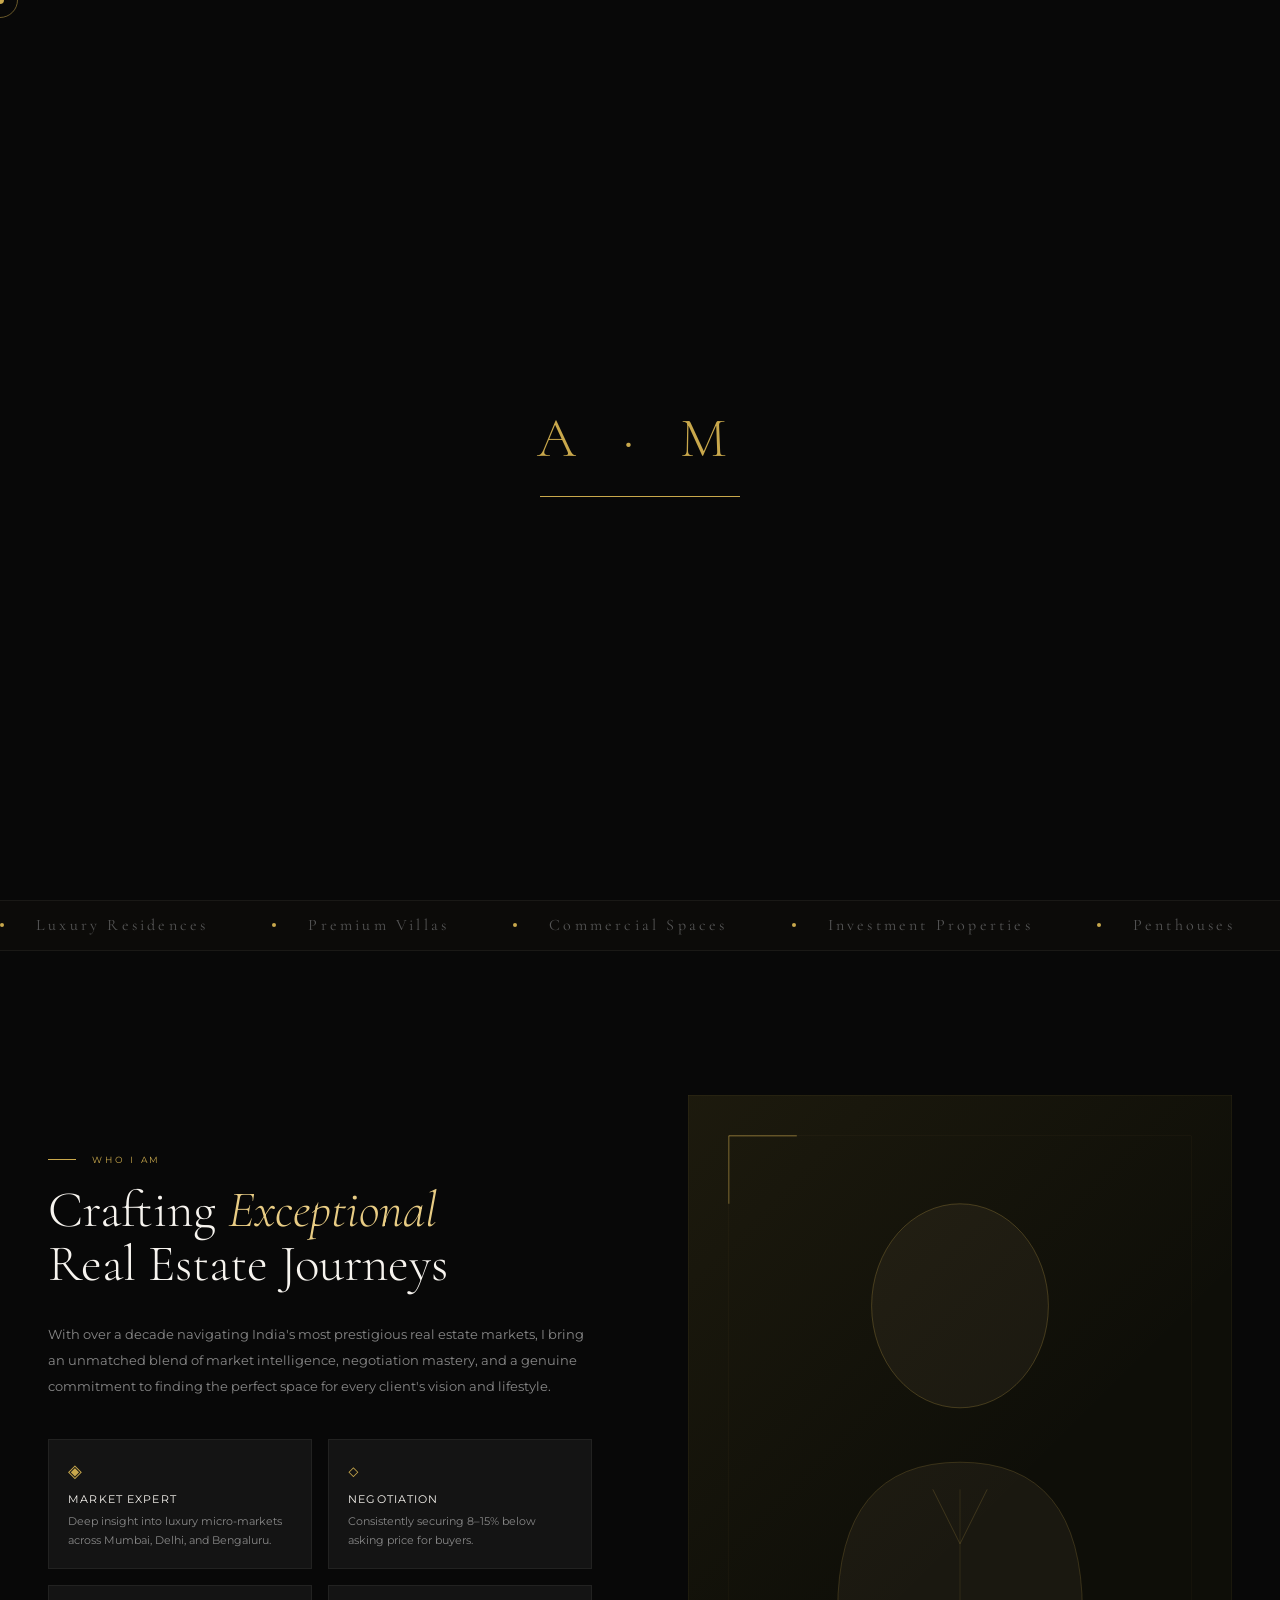
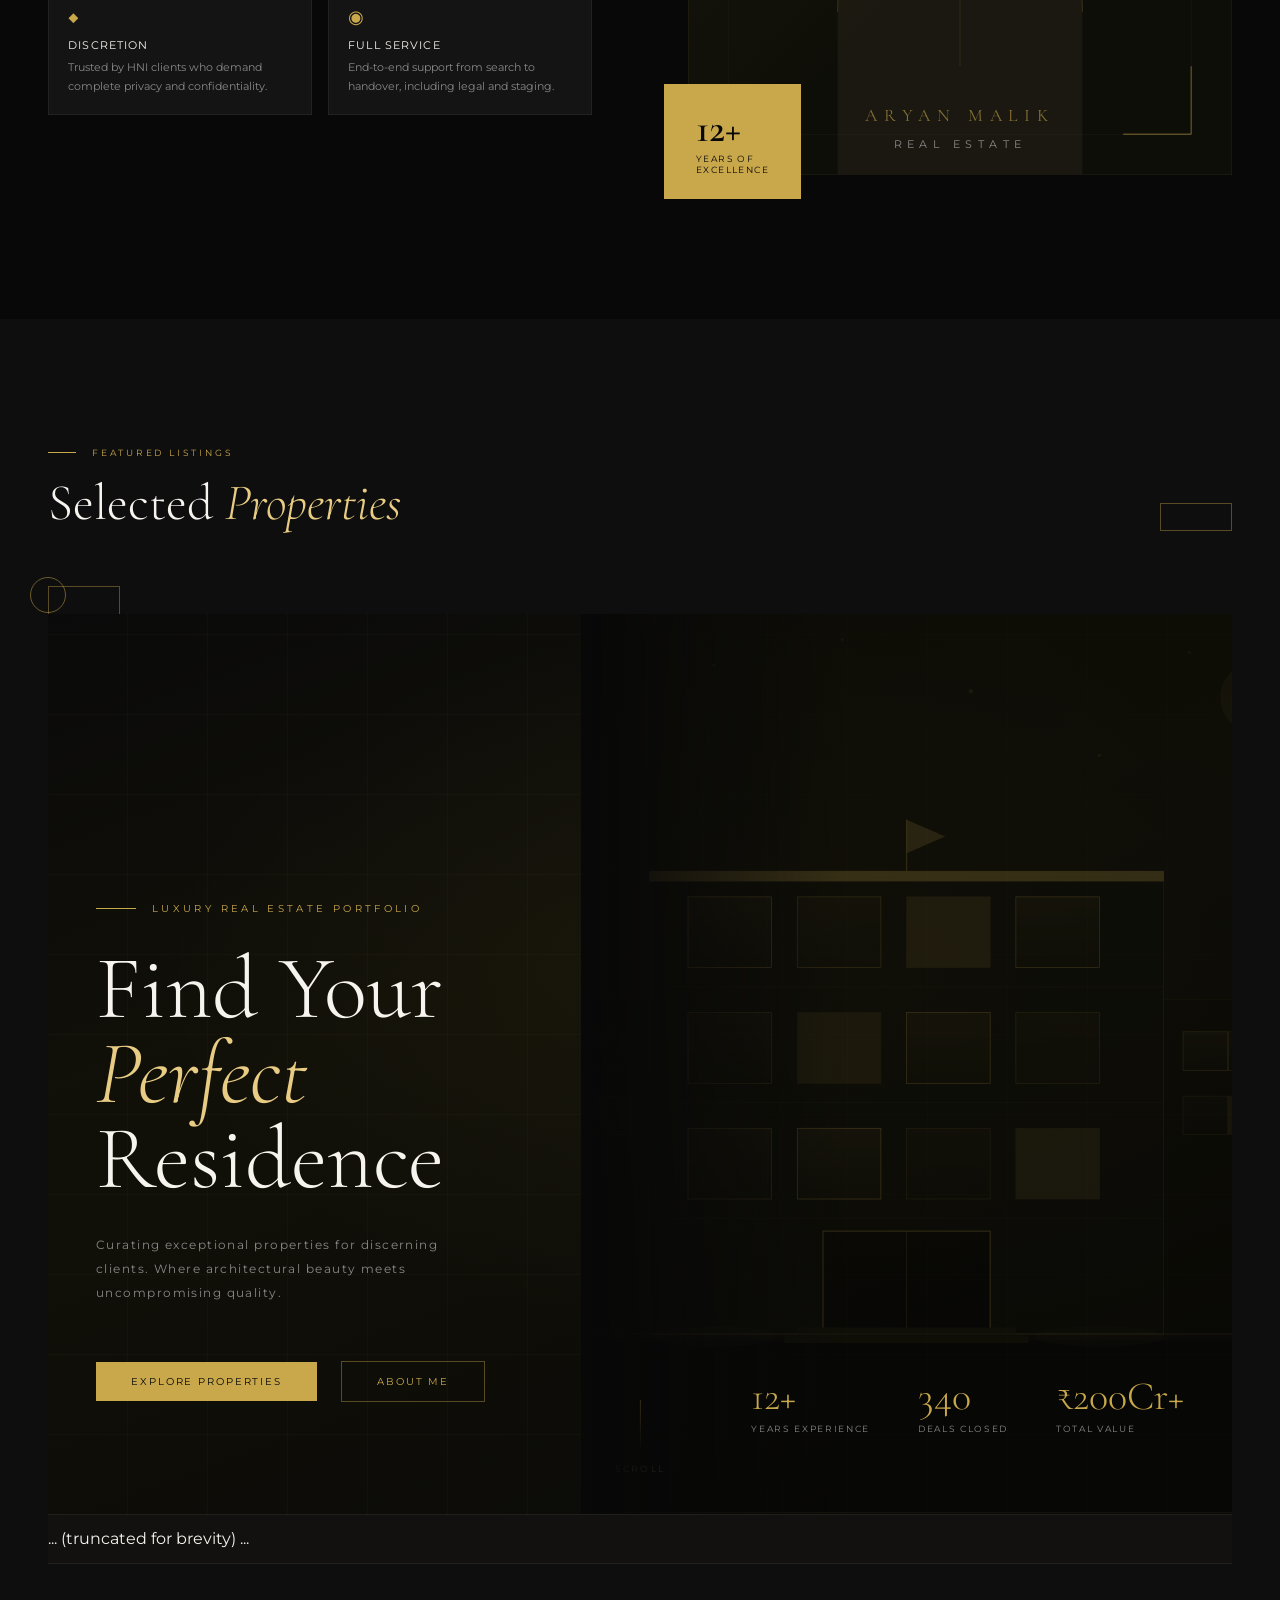
<file: client/public/realestate-portfolio.html>
<!DOCTYPE html>
<html lang="en">
<head>
<meta charset="UTF-8">
<meta name="viewport" content="width=device-width, initial-scale=1.0">
<title>Aryan Malik — Luxury Real Estate</title>
<link href="https://fonts.googleapis.com/css2?family=Cormorant+Garamond:ital,wght@0,300;0,400;0,600;1,300;1,400&family=Montserrat:wght@300;400;500;600&family=Playfair+Display:ital,wght@0,400;1,400&display=swap" rel="stylesheet">
<style>
*,*::before,*::after{margin:0;padding:0;box-sizing:border-box;}
<!DOCTYPE html>
<html lang="en">
<head>
<meta charset="UTF-8">
<meta name="viewport" content="width=device-width, initial-scale=1.0">
<title>Aryan Malik — Luxury Real Estate</title>
<link href="https://fonts.googleapis.com/css2?family=Cormorant+Garamond:ital,wght@0,300;0,400;0,600;1,300;1,400&family=Montserrat:wght@300;400;500;600&family=Playfair+Display:ital,wght@0,400;1,400&display=swap" rel="stylesheet">
<style>
*,*::before,*::after{margin:0;padding:0;box-sizing:border-box;}

:root{
  --gold:#c9a84c;
  --gold-light:#e8cc84;
  --gold-dim:rgba(201,168,76,0.15);
  --black:#080808;
  --dark:#0e0e0e;
  --surface:#141414;
  --surface2:#1c1c1c;
  --white:#f7f4ef;
  --muted:#888;
  --muted2:#555;
  --serif:'Cormorant Garamond',Georgia,serif;
  --sans:'Montserrat',sans-serif;
}

html{scroll-behavior:smooth;}
body{background:var(--black);color:var(--white);font-family:var(--sans);overflow-x:hidden;cursor:none;}

/* ─── CURSOR ─── */
#cur,#cur-ring{position:fixed;pointer-events:none;z-index:9999;border-radius:50%;transform:translate(-50%,-50%);} 
#cur{width:8px;height:8px;background:var(--gold);transition:width .25s,height .25s,background .25s;} 
#cur-ring{width:36px;height:36px;border:1px solid rgba(201,168,76,.5);transition:width .3s,height .3s,left .08s,top .08s;} 
body.hovering #cur{width:4px;height:4px;} 
body.hovering #cur-ring{width:54px;height:54px;border-color:rgba(201,168,76,.9);} 

/* ─── LOADER ─── */
#loader{position:fixed;inset:0;background:var(--black);z-index:1000;display:flex;align-items:center;justify-content:center;flex-direction:column;gap:1.5rem;transition:opacity .8s ease,visibility .8s ease;} 
#loader.out{opacity:0;visibility:hidden;} 
.loader-name{font-family:var(--serif);font-size:clamp(2rem,5vw,3.5rem);font-weight:300;letter-spacing:.3em;color:var(--gold);animation:fadeUp .8s ease both;} 
.loader-bar-wrap{width:200px;height:1px;background:rgba(201,168,76,.2);position:relative;overflow:hidden;} 
.loader-bar{height:100%;background:var(--gold);width:0;animation:loadbar 1.8s ease forwards;} 
@keyframes loadbar{to{width:100%;}} 
@keyframes fadeUp{from{opacity:0;transform:translateY(20px);}to{opacity:1;transform:translateY(0);} }

/* ─── NAV ─── */
nav{position:fixed;top:0;left:0;right:0;z-index:100;padding:2rem 3rem;display:flex;align-items:center;justify-content:space-between;mix-blend-mode:normal;} 
nav::after{content:'';position:absolute;bottom:0;left:3rem;right:3rem;height:1px;background:rgba(247,244,239,.07);} 
.nav-brand{font-family:var(--serif);font-size:1.1rem;letter-spacing:.25em;color:var(--white);font-weight:300;text-decoration:none;} 
.nav-brand span{color:var(--gold);} 
.nav-links{display:flex;gap:3rem;list-style:none;} 
.nav-links a{font-size:.65rem;letter-spacing:.2em;text-transform:uppercase;color:var(--muted);text-decoration:none;transition:color .3s;} 
.nav-links a:hover{color:var(--gold);} 
.nav-contact{font-size:.65rem;letter-spacing:.15em;text-transform:uppercase;color:var(--black);background:var(--gold);padding:.55rem 1.5rem;text-decoration:none;transition:background .3s;} 
.nav-contact:hover{background:var(--gold-light);} 

/* ─── HERO ─── */
.hero{height:100vh;position:relative;overflow:hidden;display:flex;align-items:flex-end;} 
.hero-bg{position:absolute;inset:0;background:linear-gradient(160deg,#0a0a0a 0%,#111008 40%,#0a0a08 100%);} 
.hero-bg::before{content:'';position:absolute;inset:0;background-image:radial-gradient(ellipse 80% 60% at 65% 40%, rgba(201,168,76,.06) 0%, transparent 70%),repeating-linear-gradient(0deg,transparent,transparent 79px,rgba(201,168,76,.03) 79px,rgba(201,168,76,.03) 80px),repeating-linear-gradient(90deg,transparent,transparent 79px,rgba(201,168,76,.03) 79px,rgba(201,168,76,.03) 80px);} 
.hero-img-side{position:absolute;right:0;top:0;bottom:0;width:55%;overflow:hidden;} 
.hero-img-side::before{content:'';position:absolute;inset:0;background:linear-gradient(90deg,var(--black) 0%,transparent 40%);z-index:1;} 
.hero-img-side::after{content:'';position:absolute;inset:0;background:rgba(8,8,8,.35);z-index:0;} 

.prop-illustration{position:absolute;inset:0;display:flex;align-items:center;justify-content:center;} 
.prop-svg{width:100%;height:100%;opacity:.55;} 

.hero-content{position:relative;z-index:2;padding:0 3rem 7rem;max-width:700px;} 
.hero-eyebrow{font-size:.6rem;letter-spacing:.35em;text-transform:uppercase;color:var(--gold);margin-bottom:2rem;display:flex;align-items:center;gap:1rem;opacity:0;animation:fadeUp .7s .4s ease both;} 
.hero-eyebrow::before{content:'';width:40px;height:1px;background:var(--gold);} 
.hero-h1{font-family:var(--serif);font-size:clamp(3.5rem,7vw,6.5rem);font-weight:300;line-height:.95;color:var(--white);margin-bottom:2rem;opacity:0;animation:fadeUp .8s .6s ease both;} 
.hero-h1 em{font-style:italic;color:var(--gold-light);} 
.hero-sub{font-size:.75rem;letter-spacing:.12em;line-height:2;color:var(--muted);max-width:380px;margin-bottom:3.5rem;opacity:0;animation:fadeUp .8s .8s ease both;} 
.hero-ctas{display:flex;gap:1.5rem;align-items:center;opacity:0;animation:fadeUp .8s 1s ease both;} 
.btn-gold{font-size:.65rem;letter-spacing:.18em;text-transform:uppercase;color:var(--black);background:var(--gold);padding:.8rem 2.2rem;text-decoration:none;transition:all .3s;} 
.btn-ghost{font-size:.65rem;letter-spacing:.18em;text-transform:uppercase;color:var(--gold);border:1px solid rgba(201,168,76,.4);padding:.8rem 2.2rem;text-decoration:none;transition:all .3s;} 
.btn-ghost:hover{border-color:var(--gold);background:rgba(201,168,76,.05);} 
.btn-gold:hover{background:var(--gold-light);} 

.hero-stats{position:absolute;right:3rem;bottom:5rem;z-index:3;display:flex;gap:3rem;opacity:0;animation:fadeUp .8s 1.2s ease both;} 
.h-stat-num{font-family:var(--serif);font-size:2.5rem;font-weight:300;color:var(--gold);line-height:1;} 
.h-stat-label{font-size:.58rem;letter-spacing:.18em;text-transform:uppercase;color:var(--muted);margin-top:.4rem;} 

.hero-scroll{position:absolute;bottom:2.5rem;left:50%;transform:translateX(-50%);display:flex;flex-direction:column;align-items:center;gap:.8rem;opacity:0;animation:fadeIn 1s 1.5s ease both;} 
.scroll-line{width:1px;height:50px;background:linear-gradient(to bottom,var(--gold),transparent);animation:scrollPulse 2s ease-in-out infinite;} 
.scroll-txt{font-size:.55rem;letter-spacing:.25em;text-transform:uppercase;color:var(--muted2);} 
@keyframes scrollPulse{0%,100%{transform:scaleY(1);opacity:.6;}50%{transform:scaleY(.7);opacity:1;}} 
@keyframes fadeIn{from{opacity:0;}to{opacity:1;}} 

/* ─── MARQUEE ─── */
.marquee-wrap{border-top:1px solid rgba(247,244,239,.06);border-bottom:1px solid rgba(247,244,239,.06);padding:.9rem 0;overflow:hidden;background:rgba(201,168,76,.02);} 
.marquee-inner{display:flex;gap:4rem;width:max-content;animation:marquee 25s linear infinite;} 
.m-item{font-family:var(--serif);font-size:1rem;letter-spacing:.2em;color:var(--muted2);display:flex;align-items:center;gap:2rem;white-space:nowrap;} 
.m-dot{width:4px;height:4px;border-radius:50%;background:var(--gold);flex-shrink:0;} 
@keyframes marquee{from{transform:translateX(0);}to{transform:translateX(-50%);}} 

/* ─── SECTION COMMONS ─── */
.section-eyebrow{font-size:.58rem;letter-spacing:.3em;text-transform:uppercase;color:var(--gold);display:flex;align-items:center;gap:1rem;margin-bottom:1.2rem;} 
.section-eyebrow::before{content:'';width:28px;height:1px;background:var(--gold);} 
.section-title{font-family:var(--serif);font-size:clamp(2.2rem,4vw,3.5rem);font-weight:300;line-height:1.05;color:var(--white);} 
.section-title em{font-style:italic;color:var(--gold-light);} 

/* ─── ABOUT ─── */
.about{padding:9rem 3rem;display:grid;grid-template-columns:1fr 1fr;gap:6rem;align-items:center;} 
.about-right{position:relative;} 
.about-img-frame{width:100%;aspect-ratio:4/5;background:var(--surface);position:relative;overflow:hidden;} 
.about-img-frame::before{content:'';position:absolute;inset:0;background:linear-gradient(135deg,rgba(201,168,76,.08),transparent 60%);} 
.about-portrait{width:100%;height:100%;object-fit:cover;} 
.about-portrait-placeholder{width:100%;height:100%;display:flex;align-items:center;justify-content:center;} 
.about-badge{position:absolute;bottom:-1.5rem;left:-1.5rem;background:var(--gold);padding:1.5rem 2rem;color:var(--black);} 
.ab-num{font-family:var(--serif);font-size:2.5rem;font-weight:600;line-height:1;} 
.ab-txt{font-size:.58rem;letter-spacing:.15em;text-transform:uppercase;margin-top:.3rem;} 
.about-left{} 
.about-desc{font-size:.82rem;line-height:2;color:var(--muted);margin:1.8rem 0 2.5rem;} 
.about-qualities{display:grid;grid-template-columns:1fr 1fr;gap:1rem;margin-top:2rem;} 
.quality-item{padding:1.2rem;border:1px solid rgba(247,244,239,.06);background:var(--surface);} 
.q-icon{font-size:1.1rem;margin-bottom:.7rem;color:var(--gold);} 
.q-name{font-size:.7rem;letter-spacing:.1em;text-transform:uppercase;color:var(--white);margin-bottom:.4rem;} 
.q-desc{font-size:.68rem;color:var(--muted);line-height:1.7;} 

/* ─── PROPERTIES ─── */
.properties{padding:8rem 3rem;background:var(--dark);} 
.props-header{display:flex;align-items:flex-end;justify-content:space-between;margin-bottom:4rem;} 
.props-grid{display:grid;grid-template-columns:repeat(3,1fr);gap:1.5rem;} 
.prop-card{position:relative;overflow:hidden;background:var(--surface);cursor:none;} 
.prop-card:first-child{grid-column:span 2;} 
.prop-visual{aspect-ratio:16/10;position:relative;overflow:hidden;} 
.prop-card:first-child .prop-visual{aspect-ratio:21/9;} 
.prop-inner-bg{width:100%;height:100%;position:relative;overflow:hidden;transition:transform .7s ease;} 
.prop-card:hover .prop-inner-bg{transform:scale(1.05);} 
.prop-overlay{position:absolute;inset:0;background:linear-gradient(to top,rgba(8,8,8,.85) 0%,transparent 50%);} 
.prop-info{position:absolute;bottom:0;left:0;right:0;padding:2rem;transform:translateY(20px);opacity:0;transition:all .4s ease;} 
.prop-card:hover .prop-info{opacity:1;transform:translateY(0);} 
.prop-loc{font-size:.58rem;letter-spacing:.2em;text-transform:uppercase;color:var(--gold);margin-bottom:.5rem;} 
.prop-name{font-family:var(--serif);font-size:1.4rem;font-weight:300;color:var(--white);margin-bottom:.4rem;} 
.prop-price{font-family:var(--serif);font-size:1.1rem;color:var(--gold-light);} 
.prop-tag{position:absolute;top:1.5rem;left:1.5rem;font-size:.55rem;letter-spacing:.15em;text-transform:uppercase;background:var(--gold);color:var(--black);padding:.3rem .8rem;} 
.prop-specs{display:flex;gap:1rem;margin-top:.8rem;} 
.spec{font-size:.6rem;letter-spacing:.1em;text-transform:uppercase;color:rgba(247,244,239,.5);} 

/* SVG house illustrations inside prop cards */
.house-svg{width:100%;height:100%;display:block;} 

/* ─── SERVICES ─── */
.services{padding:9rem 3rem;} 
.svc-grid{display:grid;grid-template-columns:repeat(4,1fr);gap:1px;background:rgba(247,244,239,.06);border:1px solid rgba(247,244,239,.06);margin-top:5rem;} 
.svc-card{background:var(--black);padding:3rem 2rem;position:relative;overflow:hidden;transition:background .4s;} 
.svc-card::after{content:'';position:absolute;bottom:0;left:0;right:0;height:2px;background:var(--gold);transform:scaleX(0);transform-origin:left;transition:transform .5s ease;} 
.svc-card:hover{background:var(--surface);} 
.svc-card:hover::after{transform:scaleX(1);} 
.svc-num{font-family:var(--serif);font-size:3rem;font-weight:300;color:rgba(201,168,76,.15);line-height:1;margin-bottom:1.5rem;transition:color .4s;} 
.svc-card:hover .svc-num{color:rgba(201,168,76,.4);} 
.svc-name{font-family:var(--serif);font-size:1.2rem;font-weight:400;color:var(--white);margin-bottom:1rem;} 
.svc-desc{font-size:.68rem;line-height:1.9;color:var(--muted);} 

/* ─── TESTIMONIALS ─── */
.testimonials{padding:9rem 3rem;background:var(--surface);} 
.testi-grid{display:grid;grid-template-columns:1fr 1fr;gap:2rem;margin-top:4rem;} 
.testi-card{padding:3rem;border:1px solid rgba(247,244,239,.07);position:relative;} 
.testi-card::before{content:'\201C';font-family:var(--serif);font-size:5rem;color:var(--gold);opacity:.3;position:absolute;top:1rem;left:2rem;line-height:1;} 
.testi-text{font-family:var(--serif);font-size:1.05rem;font-style:italic;font-weight:300;line-height:1.7;color:var(--white);margin-bottom:2rem;position:relative;z-index:1;} 
.testi-author{display:flex;align-items:center;gap:1rem;} 
.testi-avatar{width:44px;height:44px;border-radius:50%;background:var(--gold-dim);border:1px solid rgba(201,168,76,.3);display:flex;align-items:center;justify-content:center;font-family:var(--serif);font-size:1rem;color:var(--gold);} 
.testi-name{font-size:.7rem;letter-spacing:.1em;text-transform:uppercase;color:var(--white);} 
.testi-role{font-size:.62rem;color:var(--muted);margin-top:.2rem;} 

/* ─── PROCESS ─── */
.process{padding:9rem 3rem;} 
.process-steps{display:grid;grid-template-columns:repeat(4,1fr);margin-top:5rem;position:relative;} 
.process-steps::before{content:'';position:absolute;top:1.8rem;left:5%;right:5%;height:1px;background:repeating-linear-gradient(90deg,rgba(201,168,76,.3) 0,rgba(201,168,76,.3) 6px,transparent 6px,transparent 14px);} 
.p-step{padding:0 1.5rem;} 
.p-dot{width:3.5rem;height:3.5rem;border:1px solid rgba(201,168,76,.4);border-radius:50%;display:flex;align-items:center;justify-content:center;font-family:var(--serif);font-size:.85rem;color:var(--gold);background:var(--black);position:relative;z-index:1;margin-bottom:2rem;} 
.p-name{font-family:var(--serif);font-size:1.1rem;color:var(--white);margin-bottom:.7rem;} 
.p-desc{font-size:.68rem;line-height:1.9;color:var(--muted);} 

/* ─── CTA ─── */
.cta-section{padding:10rem 3rem;text-align:center;position:relative;overflow:hidden;} 
.cta-bg{position:absolute;inset:0;background:radial-gradient(ellipse 70% 70% at 50% 50%,rgba(201,168,76,.05) 0%,transparent 70%);} 
.cta-word{font-family:var(--serif);font-size:clamp(5rem,12vw,11rem);font-weight:300;color:transparent;-webkit-text-stroke:1px rgba(247,244,239,.05);position:absolute;top:50%;left:50%;transform:translate(-50%,-50%);white-space:nowrap;pointer-events:none;letter-spacing:-.02em;} 
.cta-content{position:relative;z-index:1;} 
.cta-eyebrow{font-size:.6rem;letter-spacing:.3em;text-transform:uppercase;color:var(--gold);margin-bottom:1.5rem;} 
.cta-title{font-family:var(--serif);font-size:clamp(2.5rem,5vw,4.5rem);font-weight:300;line-height:1.1;color:var(--white);margin-bottom:1rem;} 
.cta-title em{font-style:italic;color:var(--gold-light);} 
.cta-sub{font-size:.75rem;line-height:2;color:var(--muted);max-width:400px;margin:0 auto 3rem;} 
.cta-email{font-family:var(--serif);font-size:1.4rem;color:var(--gold);text-decoration:none;border-bottom:1px solid rgba(201,168,76,.3);padding-bottom:.4rem;transition:border-color .3s;display:inline-block;} 
.cta-email:hover{border-color:var(--gold);} 

/* ─── FOOTER ─── */
footer{padding:3rem;border-top:1px solid rgba(247,244,239,.07);display:flex;align-items:center;justify-content:space-between;} 
.foot-brand{font-family:var(--serif);font-size:1rem;letter-spacing:.2em;color:var(--muted);font-weight:300;} 
.foot-mid{font-size:.6rem;letter-spacing:.15em;text-transform:uppercase;color:var(--muted2);} 
.foot-links{display:flex;gap:2rem;} 
.foot-links a{font-size:.6rem;letter-spacing:.12em;text-transform:uppercase;color:var(--muted);text-decoration:none;transition:color .3s;} 
.foot-links a:hover{color:var(--gold);} 

/* ─── SCROLL REVEAL ─── */
.reveal{opacity:0;transform:translateY(40px);transition:opacity .9s ease,transform .9s ease;} 
.reveal.visible{opacity:1;transform:translateY(0);} 
.reveal-left{opacity:0;transform:translateX(-40px);transition:opacity .9s ease,transform .9s ease;} 
.reveal-left.visible{opacity:1;transform:translateX(0);} 
.reveal-right{opacity:0;transform:translateX(40px);transition:opacity .9s ease,transform .9s ease;} 
.reveal-right.visible{opacity:1;transform:translateX(0);} 

/* parallax hero bg */
.parallax-bg{will-change:transform;} 
</style>
</head>
<body>

<div id="cur"></div>
<div id="cur-ring"></div>

<!-- LOADER -->
<div id="loader">
  <div class="loader-name">A · M</div>
  <div class="loader-bar-wrap"><div class="loader-bar"></div></div>
</div>

<!-- NAV -->
<nav>
  <a href="/" class="nav-brand">Aryan <span>Malik</span></a>
  <ul class="nav-links">
    <li><a href="#about">About</a></li>
    <li><a href="#properties">Properties</a></li>
    <li><a href="#services">Services</a></li>
    <li><a href="#process">Process</a></li>
  </ul>
  <a href="/contact" class="nav-contact">Book Consultation</a>
</nav>

<!-- HERO -->
<section class="hero" id="home">
  <div class="hero-bg parallax-bg"></div>
  <div class="hero-img-side">
    <div class="prop-illustration">
      <svg class="prop-svg" viewBox="0 0 800 700" xmlns="http://www.w3.org/2000/svg" preserveAspectRatio="xMidYMid slice">
        <defs>
          <linearGradient id="wallGrad" x1="0%" y1="0%" x2="100%" y2="100%">
            <stop offset="0%" style="stop-color:#1a1808;stop-opacity:1"/>
            <stop offset="100%" style="stop-color:#0e0e08;stop-opacity:1"/>
          </linearGradient>
          <linearGradient id="glassGrad" x1="0%" y1="0%" x2="0%" y2="100%">
            <stop offset="0%" style="stop-color:#c9a84c;stop-opacity:0.15"/>
            <stop offset="100%" style="stop-color:#c9a84c;stop-opacity:0.03"/>
          </linearGradient>
          <filter id="glow">
            <feGaussianBlur stdDeviation="3" result="coloredBlur"/>
            <feMerge><feMergeNode in="coloredBlur"/><feMergeNode in="SourceGraphic"/></feMerge>
          </filter>
        </defs>
        <!-- Sky gradient -->
        <rect width="800" height="700" fill="url(#wallGrad)"/>
        <!-- Stars -->
        <g opacity="0.5">
          <circle cx="100" cy="80" r="1.5" fill="#c9a84c" filter="url(#glow)" opacity="0.6"/>
          <circle cx="250" cy="40" r="1" fill="#f7f4ef" opacity="0.4"/>
          <circle cx="450" cy="60" r="1.5" fill="#c9a84c" filter="url(#glow)" opacity="0.5"/>
          <circle cx="620" cy="30" r="1" fill="#f7f4ef" opacity="0.3"/>
          <circle cx="720" cy="90" r="1.2" fill="#c9a84c" opacity="0.4"/>
          <circle cx="350" cy="20" r="1" fill="#f7f4ef" opacity="0.3"/>
          <circle cx="550" cy="110" r="1.5" fill="#c9a84c" opacity="0.4"/>
        </g>
        <!-- Moon -->
        <circle cx="680" cy="70" r="28" fill="#1a180a"/>
        <circle cx="672" cy="65" r="28" fill="#c9a84c" opacity="0.12"/>
        <!-- Ground -->
        <rect x="0" y="560" width="800" height="140" fill="#080807"/>
        <!-- Reflection on ground -->
        <rect x="0" y="560" width="800" height="5" fill="#c9a84c" opacity="0.04"/>
        <!-- Main Building -->
        <rect x="200" y="200" width="400" height="360" fill="#121208"/>
        <rect x="200" y="200" width="400" height="360" stroke="#c9a84c" stroke-width="0.5" fill="none" opacity="0.3"/>
        <!-- Building face details -->
        <rect x="200" y="200" width="400" height="8" fill="#c9a84c" opacity="0.6"/>
        <!-- Floor lines -->
        <line x1="200" y1="290" x2="600" y2="290" stroke="#c9a84c" stroke-width="0.3" opacity="0.2"/>
        <line x1="200" y1="380" x2="600" y2="380" stroke="#c9a84c" stroke-width="0.3" opacity="0.2"/>
        <line x1="200" y1="470" x2="600" y2="470" stroke="#c9a84c" stroke-width="0.3" opacity="0.2"/>
        <!-- Windows Floor 3 -->
        <rect x="230" y="220" width="65" height="55" fill="url(#glassGrad)" stroke="#c9a84c" stroke-width="0.5" opacity="0.8"/>
        <rect x="315" y="220" width="65" height="55" fill="url(#glassGrad)" stroke="#c9a84c" stroke-width="0.5" opacity="0.6"/>
        <rect x="400" y="220" width="65" height="55" fill="#c9a84c" stroke="#c9a84c" stroke-width="0.5" opacity="0.25"/>
        <rect x="485" y="220" width="65" height="55" fill="url(#glassGrad)" stroke="#c9a84c" stroke-width="0.5" opacity="0.7"/>
        <!-- Windows Floor 2 -->
        <rect x="230" y="310" width="65" height="55" fill="url(#glassGrad)" stroke="#c9a84c" stroke-width="0.5" opacity="0.5"/>
        <rect x="315" y="310" width="65" height="55" fill="#c9a84c" stroke="#c9a84c" stroke-width="0.5" opacity="0.2"/>
        <rect x="400" y="310" width="65" height="55" fill="url(#glassGrad)" stroke="#c9a84c" stroke-width="0.5" opacity="0.75"/>
        <rect x="485" y="310" width="65" height="55" fill="url(#glassGrad)" stroke="#c9a84c" stroke-width="0.5" opacity="0.4"/>
        <!-- Windows Floor 1 -->
        <rect x="230" y="400" width="65" height="55" fill="url(#glassGrad)" stroke="#c9a84c" stroke-width="0.5" opacity="0.6"/>
        <rect x="315" y="400" width="65" height="55" fill="url(#glassGrad)" stroke="#c9a84c" stroke-width="0.5" opacity="0.8"/>
        <rect x="400" y="400" width="65" height="55" fill="url(#glassGrad)" stroke="#c9a84c" stroke-width="0.5" opacity="0.3"/>
        <rect x="485" y="400" width="65" height="55" fill="#c9a84c" stroke="#c9a84c" stroke-width="0.5" opacity="0.22"/>
        <!-- Grand entrance -->
        <rect x="335" y="480" width="130" height="80" fill="#090905"/>
        <rect x="335" y="480" width="130" height="80" stroke="#c9a84c" stroke-width="0.8" fill="none" opacity="0.6"/>
        <line x1="400" y1="480" x2="400" y2="560" stroke="#c9a84c" stroke-width="0.5" opacity="0.4"/>
        <!-- Entry steps -->
        <rect x="315" y="555" width="170" height="6" fill="#1c1a0c"/>
        <rect x="305" y="561" width="190" height="6" fill="#1c1a0c"/>
        <!-- Side wings -->
        <rect x="100" y="300" width="100" height="260" fill="#0f0f07"/>
        <rect x="100" y="300" width="100" height="260" stroke="#c9a84c" stroke-width="0.3" fill="none" opacity="0.2"/>
        <rect x="600" y="300" width="100" height="260" fill="#0f0f07"/>
        <rect x="600" y="300" width="100" height="260" stroke="#c9a84c" stroke-width="0.3" fill="none" opacity="0.2"/>
        <!-- Wing windows -->
        <rect x="115" y="325" width="35" height="30" fill="url(#glassGrad)" stroke="#c9a84c" stroke-width="0.4" opacity="0.5"/>
        <rect x="150" y="325" width="35" height="30" fill="url(#glassGrad)" stroke="#c9a84c" stroke-width="0.4" opacity="0.3"/>
        <rect x="615" y="325" width="35" height="30" fill="url(#glassGrad)" stroke="#c9a84c" stroke-width="0.4" opacity="0.6"/>
        <rect x="650" y="325" width="35" height="30" fill="url(#glassGrad)" stroke="#c9a84c" stroke-width="0.4" opacity="0.4"/>
        <rect x="115" y="375" width="35" height="30" fill="#c9a84c" opacity="0.15" stroke="#c9a84c" stroke-width="0.4"/>
        <rect x="150" y="375" width="35" height="30" fill="url(#glassGrad)" stroke="#c9a84c" stroke-width="0.4" opacity="0.5"/>
        <rect x="615" y="375" width="35" height="30" fill="url(#glassGrad)" stroke="#c9a84c" stroke-width="0.4" opacity="0.3"/>
        <rect x="650" y="375" width="35" height="30" fill="#c9a84c" opacity="0.18" stroke="#c9a84c" stroke-width="0.4"/>
        <!-- Ground floor line of building -->
        <line x1="100" y1="560" x2="700" y2="560" stroke="#c9a84c" stroke-width="0.5" opacity="0.3"/>
        <!-- Trees -->
        <rect x="65" y="490" width="4" height="70" fill="#1a180a"/>
        <ellipse cx="67" cy="460" rx="30" ry="45" fill="#0d0d06" stroke="#c9a84c" stroke-width="0.3" opacity="0.5"/>
        <rect x="730" y="490" width="4" height="70" fill="#1a180a"/>
        <ellipse cx="732" cy="460" rx="30" ry="45" fill="#0d0d06" stroke="#c9a84c" stroke-width="0.3" opacity="0.4"/>
        <!-- Ground lights -->
        <ellipse cx="250" cy="562" rx="50" ry="8" fill="#c9a84c" opacity="0.04"/>
        <ellipse cx="550" cy="562" rx="50" ry="8" fill="#c9a84c" opacity="0.04"/>
        <!-- Flagpole -->
        <line x1="400" y1="160" x2="400" y2="200" stroke="#c9a84c" stroke-width="1" opacity="0.5"/>
        <polygon points="400,160 430,173 400,186" fill="#c9a84c" opacity="0.4"/>
        <!-- Gold line bottom accent -->
        <line x1="0" y1="699" x2="800" y2="699" stroke="#c9a84c" stroke-width="1" opacity="0.2"/>
      </svg>
    </div>
  </div>

  <div class="hero-content">
    <div class="hero-eyebrow">Luxury Real Estate Portfolio</div>
    <h1 class="hero-h1">Find Your<br><em>Perfect</em><br>Residence</h1>
    <p class="hero-sub">Curating exceptional properties for discerning clients. Where architectural beauty meets uncompromising quality.</p>
    <div class="hero-ctas">
      <a href="#properties" class="btn-gold">Explore Properties</a>
      <a href="#about" class="btn-ghost">About Me</a>
    </div>
  </div>

  <div class="hero-stats">
    <div>
      <div class="h-stat-num">12+</div>
      <div class="h-stat-label">Years Experience</div>
    </div>
    <div>
      <div class="h-stat-num">340</div>
      <div class="h-stat-label">Deals Closed</div>
    </div>
    <div>
      <div class="h-stat-num">₹200Cr+</div>
      <div class="h-stat-label">Total Value</div>
    </div>
  </div>

  <div class="hero-scroll">
    <div class="scroll-line"></div>
    <span class="scroll-txt">Scroll</span>
  </div>
</section>

<!-- MARQUEE -->
<div class="marquee-wrap">
  <div class="marquee-inner">
    <div class="m-item"><span class="m-dot"></span>Luxury Residences</div>
    <div class="m-item"><span class="m-dot"></span>Premium Villas</div>
    <div class="m-item"><span class="m-dot"></span>Commercial Spaces</div>
    <div class="m-item"><span class="m-dot"></span>Investment Properties</div>
    <div class="m-item"><span class="m-dot"></span>Penthouses</div>
    <div class="m-item"><span class="m-dot"></span>Estate Homes</div>
    <div class="m-item"><span class="m-dot"></span>Luxury Residences</div>
    <div class="m-item"><span class="m-dot"></span>Premium Villas</div>
    <div class="m-item"><span class="m-dot"></span>Commercial Spaces</div>
    <div class="m-item"><span class="m-dot"></span>Investment Properties</div>
    <div class="m-item"><span class="m-dot"></span>Penthouses</div>
    <div class="m-item"><span class="m-dot"></span>Estate Homes</div>
  </div>
</div>

<!-- ABOUT -->
<section class="about" id="about">
  <div class="about-left reveal-left">
    <div class="section-eyebrow">Who I Am</div>
    <h2 class="section-title">Crafting <em>Exceptional</em><br>Real Estate Journeys</h2>
    <p class="about-desc">With over a decade navigating India's most prestigious real estate markets, I bring an unmatched blend of market intelligence, negotiation mastery, and a genuine commitment to finding the perfect space for every client's vision and lifestyle.</p>
    <div class="about-qualities">
      <div class="quality-item">
        <div class="q-icon">◈</div>
        <div class="q-name">Market Expert</div>
        <div class="q-desc">Deep insight into luxury micro-markets across Mumbai, Delhi, and Bengaluru.</div>
      </div>
      <div class="quality-item">
        <div class="q-icon">◇</div>
        <div class="q-name">Negotiation</div>
        <div class="q-desc">Consistently securing 8–15% below asking price for buyers.</div>
      </div>
      <div class="quality-item">
        <div class="q-icon">◆</div>
        <div class="q-name">Discretion</div>
        <div class="q-desc">Trusted by HNI clients who demand complete privacy and confidentiality.</div>
      </div>
      <div class="quality-item">
        <div class="q-icon">◉</div>
        <div class="q-name">Full Service</div>
        <div class="q-desc">End-to-end support from search to handover, including legal and staging.</div>
      </div>
    </div>
  </div>
  <div class="about-right reveal-right">
    <div class="about-img-frame">
      <div class="about-portrait-placeholder">
        <svg viewBox="0 0 400 500" xmlns="http://www.w3.org/2000/svg" style="width:100%;height:100%;">
          <rect width="400" height="500" fill="#0e0e08"/>
          <rect width="400" height="500" fill="none" stroke="#c9a84c" stroke-width="0.5" opacity="0.2"/>
          <!-- Stylized portrait silhouette -->
          <ellipse cx="200" cy="155" rx="65" ry="75" fill="#1a1810"/>
          <ellipse cx="200" cy="155" rx="65" ry="75" fill="none" stroke="#c9a84c" stroke-width="0.5" opacity="0.4"/>
          <path d="M110,380 Q110,270 200,270 Q290,270 290,380 L290,500 L110,500 Z" fill="#1a1810"/>
          <path d="M110,380 Q110,270 200,270 Q290,270 290,380" fill="none" stroke="#c9a84c" stroke-width="0.5" opacity="0.3"/>
          <!-- Suit details -->
          <line x1="200" y1="290" x2="200" y2="420" stroke="#c9a84c" stroke-width="0.5" opacity="0.2"/>
          <path d="M180,290 L200,330 L220,290" fill="none" stroke="#c9a84c" stroke-width="0.5" opacity="0.3"/>
          <!-- Background geometric -->
          <rect x="30" y="30" width="340" height="440" fill="none" stroke="#c9a84c" stroke-width="0.3" opacity="0.1"/>
          <line x1="30" y1="30" x2="80" y2="30" stroke="#c9a84c" stroke-width="1" opacity="0.4"/>
          <line x1="30" y1="30" x2="30" y2="80" stroke="#c9a84c" stroke-width="1" opacity="0.4"/>
          <line x1="370" y1="470" x2="320" y2="470" stroke="#c9a84c" stroke-width="1" opacity="0.4"/>
          <line x1="370" y1="470" x2="370" y2="420" stroke="#c9a84c" stroke-width="1" opacity="0.4"/>
          <text x="200" y="460" text-anchor="middle" font-family="Cormorant Garamond,Georgia,serif" font-size="13" fill="#c9a84c" opacity="0.6" letter-spacing="5">ARYAN MALIK</text>
          <text x="200" y="480" text-anchor="middle" font-family="Montserrat,sans-serif" font-size="8" fill="#888" letter-spacing="4">REAL ESTATE</text>
        </svg>
      </div>
    </div>
    <div class="about-badge">
      <div class="ab-num">12+</div>
      <div class="ab-txt">Years of<br>Excellence</div>
    </div>
  </div>
</section>

<!-- PROPERTIES -->
<section class="properties" id="properties">
  <div class="props-header reveal">
    <div>
      <div class="section-eyebrow">Featured Listings</div>
      <h2 class="section-title">Selected <em>Properties</em></h2>
    </div>
    <a href="#contact" class="btn-ghost" style="font-size:.62rem;letter-spacing:.18em;text-transform:uppercase;color:var(--gold);border:1px solid rgba(201,168,76,.4);padding:+
.svc-grid{display:grid;grid-template-columns:replicate(4,1fr);gap:1px;background:rgba(247,244,239,.06);border:1px solid rgba(247,244,239,.06);margin-top:5rem;} 
.svc-card{background:var(--black);padding:3rem 2rem;position:relative;overflow:hidden;transition:background .4s;} 
.svc-card::after{content:'';position:absolute;bottom:0;left:0;right:0;height:2px;background:var(--gold);transform:scaleX(0);transform-origin:left;transition:transform .5s ease;} 
.svc-card:hover{background:var(--surface);} 
.svc-card:hover::after{transform:scaleX(1);} 
.svc-num{font-family:var(--serif);font-size:3rem;font-weight:300;color:rgba(201,168,76,.15);line-height:1;margin-bottom:1.5rem;transition:color .4s;} 
.svc-card:hover .svc-num{color:rgba(201,168,76,.4);} 
.svc-name{font-family:var(--serif);font-size:1.2rem;font-weight:400;color:var(--white);margin-bottom:1rem;} 
.svc-desc{font-size:.68rem;line-height:1.9;color:var(--muted);} 

/* ─── TESTIMONIALS ─── */
.testimonials{padding:9rem 3rem;background:var(--surface);} 
.testi-grid{display:grid;grid-template-columns:1fr 1fr;gap:2rem;margin-top:4rem;} 
.testi-card{padding:3rem;border:1px solid rgba(247,244,239,.07);position:relative;} 
.testi-card::before{content:'\201C';font-family:var(--serif);font-size:5rem;color:var(--gold);opacity:.3;position:absolute;top:1rem;left:2rem;line-height:1;} 
.testi-text{font-family:var(--serif);font-size:1.05rem;font-style:italic;font-weight:300;line-height:1.7;color:var(--white);margin-bottom:2rem;position:relative;z-index:1;} 
.testi-author{display:flex;align-items:center;gap:1rem;} 
.testi-avatar{width:44px;height:44px;border-radius:50%;background:var(--gold-dim);border:1px solid rgba(201,168,76,.3);display:flex;align-items:center;justify-content:center;font-family:var(--serif);font-size:1rem;color:var(--gold);} 
.testi-name{font-size:.7rem;letter-spacing:.1em;text-transform:uppercase;color:var(--white);} 
.testi-role{font-size:.62rem;color:var(--muted);margin-top:.2rem;} 

/* ─── PROCESS ─── */
.process{padding:9rem 3rem;} 
.process-steps{display:grid;grid-template-columns:repeat(4,1fr);margin-top:5rem;position:relative;} 
.process-steps::before{content:'';position:absolute;top:1.8rem;left:5%;right:5%;height:1px;background:repeating-linear-gradient(90deg,rgba(201,168,76,.3) 0,rgba(201,168,76,.3) 6px,transparent 6px,transparent 14px);} 
.p-step{padding:0 1.5rem;} 
.p-dot{width:3.5rem;height:3.5rem;border:1px solid rgba(201,168,76,.4);border-radius:50%;display:flex;align-items:center;justify-content:center;font-family:var(--serif);font-size:.85rem;color:var(--gold);background:var(--black);position:relative;z-index:1;margin-bottom:2rem;} 
.p-name{font-family:var(--serif);font-size:1.1rem;color:var(--white);margin-bottom:.7rem;} 
.p-desc{font-size:.68rem;line-height:1.9;color:var(--muted);} 

/* ─── CTA ─── */
.cta-section{padding:10rem 3rem;text-align:center;position:relative;overflow:hidden;} 
.cta-bg{position:absolute;inset:0;background:radial-gradient(ellipse 70% 70% at 50% 50%,rgba(201,168,76,.05) 0%,transparent 70%);} 
.cta-word{font-family:var(--serif);font-size:clamp(5rem,12vw,11rem);font-weight:300;color:transparent;-webkit-text-stroke:1px rgba(247,244,239,.05);position:absolute;top:50%;left:50%;transform:translate(-50%,-50%);white-space:nowrap;pointer-events:none;letter-spacing:-.02em;} 
.cta-content{position:relative;z-index:1;} 
.cta-eyebrow{font-size:.6rem;letter-spacing:.3em;text-transform:uppercase;color:var(--gold);margin-bottom:1.5rem;} 
.cta-title{font-family:var(--serif);font-size:clamp(2.5rem,5vw,4.5rem);font-weight:300;line-height:1.1;color:var(--white);margin-bottom:1rem;} 
.cta-title em{font-style:italic;color:var(--gold-light);} 
.cta-sub{font-size:.75rem;line-height:2;color:var(--muted);max-width:400px;margin:0 auto 3rem;} 
.cta-email{font-family:var(--serif);font-size:1.4rem;color:var(--gold);text-decoration:none;border-bottom:1px solid rgba(201,168,76,.3);padding-bottom:.4rem;transition:border-color .3s;display:inline-block;} 
.cta-email:hover{border-color:var(--gold);} 

/* ─── FOOTER ─── */
footer{padding:3rem;border-top:1px solid rgba(247,244,239,.07);display:flex;align-items:center;justify-content:space-between;} 
.foot-brand{font-family:var(--serif);font-size:1rem;letter-spacing:.2em;color:var(--muted);font-weight:300;} 
.foot-mid{font-size:.6rem;letter-spacing:.15em;text-transform:uppercase;color:var(--muted2);} 
.foot-links{display:flex;gap:2rem;} 
.foot-links a{font-size:.6rem;letter-spacing:.12em;text-transform:uppercase;color:var(--muted);text-decoration:none;transition:color .3s;} 
.foot-links a:hover{color:var(--gold);} 

/* ─── SCROLL REVEAL ─── */
.reveal{opacity:0;transform:translateY(40px);transition:opacity .9s ease,transform .9s ease;} 
.reveal.visible{opacity:1;transform:translateY(0);} 
.reveal-left{opacity:0;transform:translateX(-40px);transition:opacity .9s ease,transform .9s ease;} 
.reveal-left.visible{opacity:1;transform:translateX(0);} 
.reveal-right{opacity:0;transform:translateX(40px);transition:opacity .9s ease,transform .9s ease;} 
.reveal-right.visible{opacity:1;transform:translateX(0);} 

/* parallax hero bg */
.parallax-bg{will-change:transform;} 
</style>
</head>
<body>

<div id="cur"></div>
<div id="cur-ring"></div>

<!-- LOADER -->
<div id="loader">
  <div class="loader-name">A · M</div>
  <div class="loader-bar-wrap"><div class="loader-bar"></div></div>
</div>

<!-- NAV -->
<nav>
  <a href="#" class="nav-brand">Aryan <span>Malik</span></a>
  <ul class="nav-links">
    <li><a href="#about">About</a></li>
    <li><a href="#properties">Properties</a></li>
    <li><a href="#services">Services</a></li>
    <li><a href="#process">Process</a></li>
  </ul>
  <a href="#contact" class="nav-contact">Book Consultation</a>
</nav>

<!-- HERO -->
<section class="hero" id="home">
  <div class="hero-bg parallax-bg"></div>
  <div class="hero-img-side">
    <div class="prop-illustration">
      <svg class="prop-svg" viewBox="0 0 800 700" xmlns="http://www.w3.org/2000/svg" preserveAspectRatio="xMidYMid slice">
        <defs>
          <linearGradient id="wallGrad" x1="0%" y1="0%" x2="100%" y2="100%">
            <stop offset="0%" style="stop-color:#1a1808;stop-opacity:1"/>
            <stop offset="100%" style="stop-color:#0e0e08;stop-opacity:1"/>
          </linearGradient>
          <linearGradient id="glassGrad" x1="0%" y1="0%" x2="0%" y2="100%">
            <stop offset="0%" style="stop-color:#c9a84c;stop-opacity:0.15"/>
            <stop offset="100%" style="stop-color:#c9a84c;stop-opacity:0.03"/>
          </linearGradient>
          <filter id="glow">
            <feGaussianBlur stdDeviation="3" result="coloredBlur"/>
            <feMerge><feMergeNode in="coloredBlur"/><feMergeNode in="SourceGraphic"/></feMerge>
          </filter>
        </defs>
        <!-- Sky gradient -->
        <rect width="800" height="700" fill="url(#wallGrad)"/>
        <!-- Stars -->
        <g opacity="0.5">
          <circle cx="100" cy="80" r="1.5" fill="#c9a84c" filter="url(#glow)" opacity="0.6"/>
          <circle cx="250" cy="40" r="1" fill="#f7f4ef" opacity="0.4"/>
          <circle cx="450" cy="60" r="1.5" fill="#c9a84c" filter="url(#glow)" opacity="0.5"/>
          <circle cx="620" cy="30" r="1" fill="#f7f4ef" opacity="0.3"/>
          <circle cx="720" cy="90" r="1.2" fill="#c9a84c" opacity="0.4"/>
          <circle cx="350" cy="20" r="1" fill="#f7f4ef" opacity="0.3"/>
          <circle cx="550" cy="110" r="1.5" fill="#c9a84c" opacity="0.4"/>
        </g>
        <!-- Moon -->
        <circle cx="680" cy="70" r="28" fill="#1a180a"/>
        <circle cx="672" cy="65" r="28" fill="#c9a84c" opacity="0.12"/>
        <!-- Ground -->
        <rect x="0" y="560" width="800" height="140" fill="#080807"/>
        <!-- Reflection on ground -->
        <rect x="0" y="560" width="800" height="5" fill="#c9a84c" opacity="0.04"/>
        <!-- Main Building -->
        <rect x="200" y="200" width="400" height="360" fill="#121208"/>
        <rect x="200" y="200" width="400" height="360" stroke="#c9a84c" stroke-width="0.5" fill="none" opacity="0.3"/>
        <!-- Building face details -->
        <rect x="200" y="200" width="400" height="8" fill="#c9a84c" opacity="0.6"/>
        <!-- Floor lines -->
        <line x1="200" y1="290" x2="600" y2="290" stroke="#c9a84c" stroke-width="0.3" opacity="0.2"/>
        <line x1="200" y1="380" x2="600" y2="380" stroke="#c9a84c" stroke-width="0.3" opacity="0.2"/>
        <line x1="200" y1="470" x2="600" y2="470" stroke="#c9a84c" stroke-width="0.3" opacity="0.2"/>
        <!-- Windows Floor 3 -->
        <rect x="230" y="220" width="65" height="55" fill="url(#glassGrad)" stroke="#c9a84c" stroke-width="0.5" opacity="0.8"/>
        <rect x="315" y="220" width="65" height="55" fill="url(#glassGrad)" stroke="#c9a84c" stroke-width="0.5" opacity="0.6"/>
        <rect x="400" y="220" width="65" height="55" fill="#c9a84c" stroke="#c9a84c" stroke-width="0.5" opacity="0.25"/>
        <rect x="485" y="220" width="65" height="55" fill="url(#glassGrad)" stroke="#c9a84c" stroke-width="0.5" opacity="0.7"/>
        <!-- Windows Floor 2 -->
        <rect x="230" y="310" width="65" height="55" fill="url(#glassGrad)" stroke="#c9a84c" stroke-width="0.5" opacity="0.5"/>
        <rect x="315" y="310" width="65" height="55" fill="#c9a84c" stroke="#c9a84c" stroke-width="0.5" opacity="0.2"/>
        <rect x="400" y="310" width="65" height="55" fill="url(#glassGrad)" stroke="#c9a84c" stroke-width="0.5" opacity="0.75"/>
        <rect x="485" y="310" width="65" height="55" fill="url(#glassGrad)" stroke="#c9a84c" stroke-width="0.5" opacity="0.4"/>
        <!-- Windows Floor 1 -->
        <rect x="230" y="400" width="65" height="55" fill="url(#glassGrad)" stroke="#c9a84c" stroke-width="0.5" opacity="0.6"/>
        <rect x="315" y="400" width="65" height="55" fill="url(#glassGrad)" stroke="#c9a84c" stroke-width="0.5" opacity="0.8"/>
        <rect x="400" y="400" width="65" height="55" fill="url(#glassGrad)" stroke="#c9a84c" stroke-width="0.5" opacity="0.3"/>
        <rect x="485" y="400" width="65" height="55" fill="#c9a84c" stroke="#c9a84c" stroke-width="0.5" opacity="0.22"/>
        <!-- Grand entrance -->
        <rect x="335" y="480" width="130" height="80" fill="#090905"/>
        <rect x="335" y="480" width="130" height="80" stroke="#c9a84c" stroke-width="0.8" fill="none" opacity="0.6"/>
        <line x1="400" y1="480" x2="400" y2="560" stroke="#c9a84c" stroke-width="0.5" opacity="0.4"/>
        <!-- Entry steps -->
        <rect x="315" y="555" width="170" height="6" fill="#1c1a0c"/>
        <rect x="305" y="561" width="190" height="6" fill="#1c1a0c"/>
        <!-- Side wings -->
        <rect x="100" y="300" width="100" height="260" fill="#0f0f07"/>
        <rect x="100" y="300" width="100" height="260" stroke="#c9a84c" stroke-width="0.3" fill="none" opacity="0.2"/>
        <rect x="600" y="300" width="100" height="260" fill="#0f0f07"/>
        <rect x="600" y="300" width="100" height="260" stroke="#c9a84c" stroke-width="0.3" fill="none" opacity="0.2"/>
        <!-- Wing windows -->
        <rect x="115" y="325" width="35" height="30" fill="url(#glassGrad)" stroke="#c9a84c" stroke-width="0.4" opacity="0.5"/>
        <rect x="150" y="325" width="35" height="30" fill="url(#glassGrad)" stroke="#c9a84c" stroke-width="0.4" opacity="0.3"/>
        <rect x="615" y="325" width="35" height="30" fill="url(#glassGrad)" stroke="#c9a84c" stroke-width="0.4" opacity="0.6"/>
        <rect x="650" y="325" width="35" height="30" fill="url(#glassGrad)" stroke="#c9a84c" stroke-width="0.4" opacity="0.4"/>
        <rect x="115" y="375" width="35" height="30" fill="#c9a84c" opacity="0.15" stroke="#c9a84c" stroke-width="0.4"/>
        <rect x="150" y="375" width="35" height="30" fill="url(#glassGrad)" stroke="#c9a84c" stroke-width="0.4" opacity="0.5"/>
        <rect x="615" y="375" width="35" height="30" fill="url(#glassGrad)" stroke="#c9a84c" stroke-width="0.4" opacity="0.3"/>
        <rect x="650" y="375" width="35" height="30" fill="#c9a84c" opacity="0.18" stroke="#c9a84c" stroke-width="0.4"/>
        <!-- Ground floor line of building -->
        <line x1="100" y1="560" x2="700" y2="560" stroke="#c9a84c" stroke-width="0.5" opacity="0.3"/>
        <!-- Trees -->
        <rect x="65" y="490" width="4" height="70" fill="#1a180a"/>
        <ellipse cx="67" cy="460" rx="30" ry="45" fill="#0d0d06" stroke="#c9a84c" stroke-width="0.3" opacity="0.5"/>
        <rect x="730" y="490" width="4" height="70" fill="#1a180a"/>
        <ellipse cx="732" cy="460" rx="30" ry="45" fill="#0d0d06" stroke="#c9a84c" stroke-width="0.3" opacity="0.4"/>
        <!-- Ground lights -->
        <ellipse cx="250" cy="562" rx="50" ry="8" fill="#c9a84c" opacity="0.04"/>
        <ellipse cx="550" cy="562" rx="50" ry="8" fill="#c9a84c" opacity="0.04"/>
        <!-- Flagpole -->
        <line x1="400" y1="160" x2="400" y2="200" stroke="#c9a84c" stroke-width="1" opacity="0.5"/>
        <polygon points="400,160 430,173 400,186" fill="#c9a84c" opacity="0.4"/>
        <!-- Gold line bottom accent -->
        <line x1="0" y1="699" x2="800" y2="699" stroke="#c9a84c" stroke-width="1" opacity="0.2"/>
      </svg>
    </div>
  </div>

  <div class="hero-content">
    <div class="hero-eyebrow">Luxury Real Estate Portfolio</div>
    <h1 class="hero-h1">Find Your<br><em>Perfect</em><br>Residence</h1>
    <p class="hero-sub">Curating exceptional properties for discerning clients. Where architectural beauty meets uncompromising quality.</p>
    <div class="hero-ctas">
      <a href="#properties" class="btn-gold">Explore Properties</a>
      <a href="#about" class="btn-ghost">About Me</a>
    </div>
  </div>

  <div class="hero-stats">
    <div>
      <div class="h-stat-num">12+</div>
      <div class="h-stat-label">Years Experience</div>
    </div>
    <div>
      <div class="h-stat-num">340</div>
      <div class="h-stat-label">Deals Closed</div>
    </div>
    <div>
      <div class="h-stat-num">₹200Cr+</div>
      <div class="h-stat-label">Total Value</div>
    </div>
  </div>

  <div class="hero-scroll">
    <div class="scroll-line"></div>
    <span class="scroll-txt">Scroll</span>
  </div>
</section>

<!-- MARQUEE -->
<div class="marquee-wrap">... (truncated for brevity) ...</div>

<script>
// Cursor
const cur=document.getElementById('cur');
const ring=document.getElementById('cur-ring');
let mx=0,my=0,rx=0,ry=0;
document.addEventListener('mousemove',e=>{mx=e.clientX;my=e.clientY;cur.style.left=mx+'px';cur.style.top=my+'px';});
function animRing(){rx+=(mx-rx)*.12;ry+=(my-ry)*.12;ring.style.left=rx+'px';ring.style.top=ry+'px';requestAnimationFrame(animRing);} 
animRing();
document.querySelectorAll('a,button,.prop-card,.svc-card').forEach(el=>{el.addEventListener('mouseenter',()=>document.body.classList.add('hovering'));el.addEventListener('mouseleave',()=>document.body.classList.remove('hovering'));});

// Loader
window.addEventListener('load',()=>{setTimeout(()=>document.getElementById('loader').classList.add('out'),2000);});

// Scroll reveal
const obs=new IntersectionObserver(entries=>{entries.forEach(e=>{if(e.isIntersecting){e.target.classList.add('visible');obs.unobserve(e.target);}});},{threshold:.1});
document.querySelectorAll('.reveal,.reveal-left,.reveal-right').forEach(el=>obs.observe(el));

// Hero parallax
window.addEventListener('scroll',()=>{const y=window.scrollY;const bg=document.querySelector('.parallax-bg');if(bg)bg.style.transform=`translateY(${y*.35}px)`;});

// Staggered card reveals
document.querySelectorAll('.props-grid .prop-card').forEach((el,i)=>{el.style.transitionDelay=`${i*0.12}s`;});
document.querySelectorAll('.svc-card').forEach((el,i)=>{el.style.transitionDelay=`${i*0.1}s`;});
</script>
</body>
</html>
</file>
